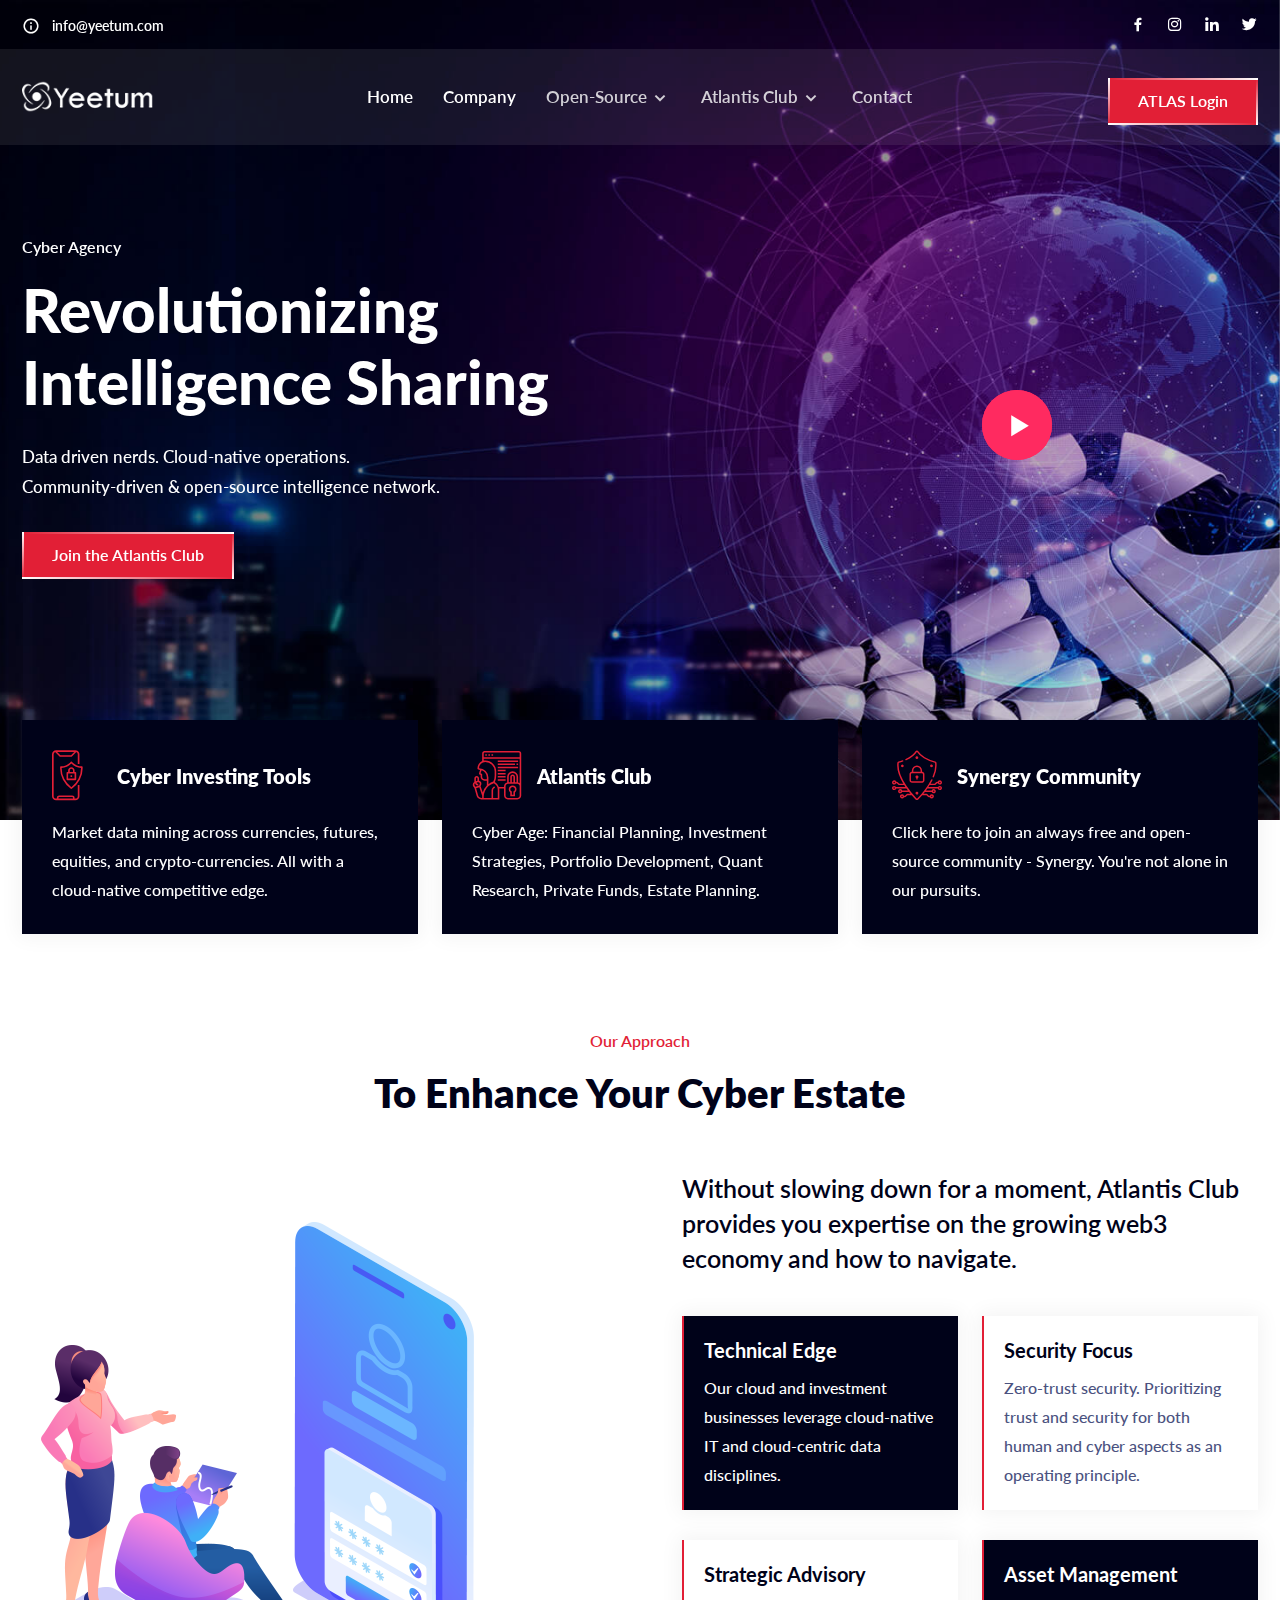
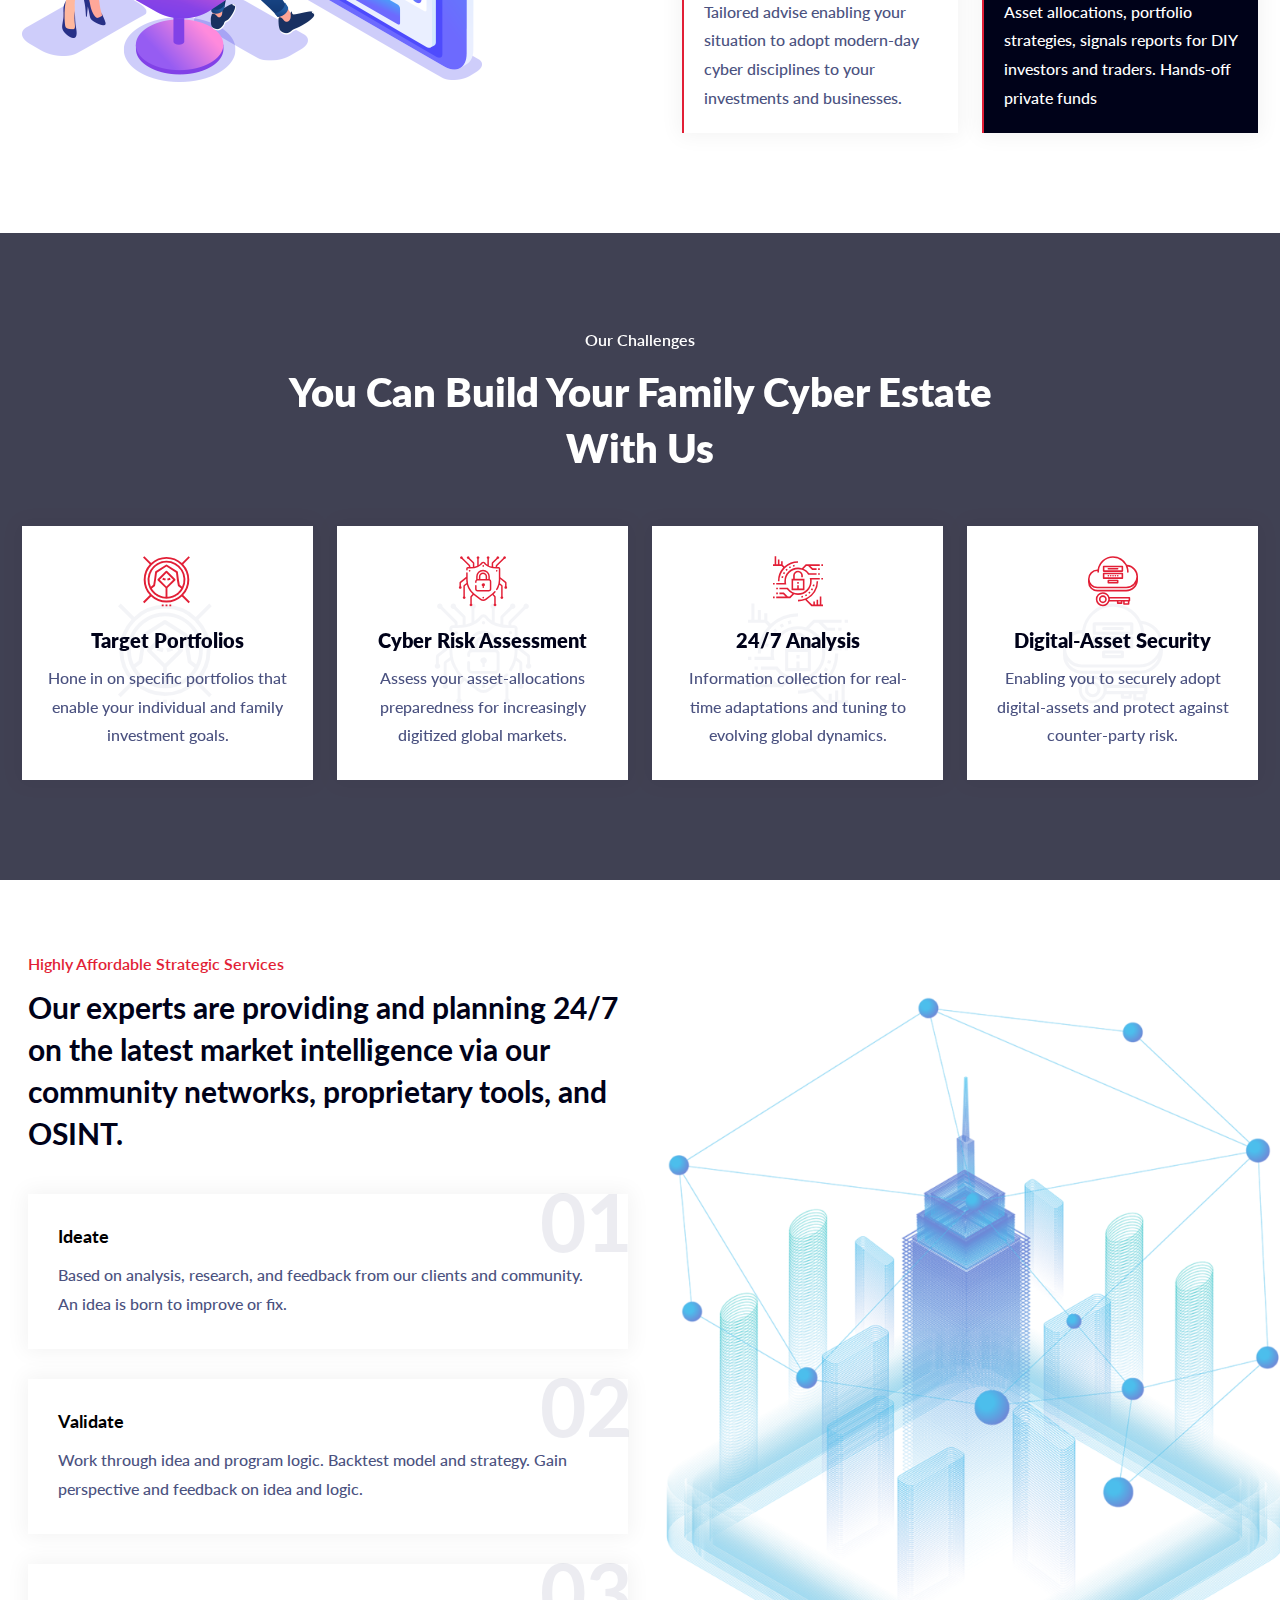
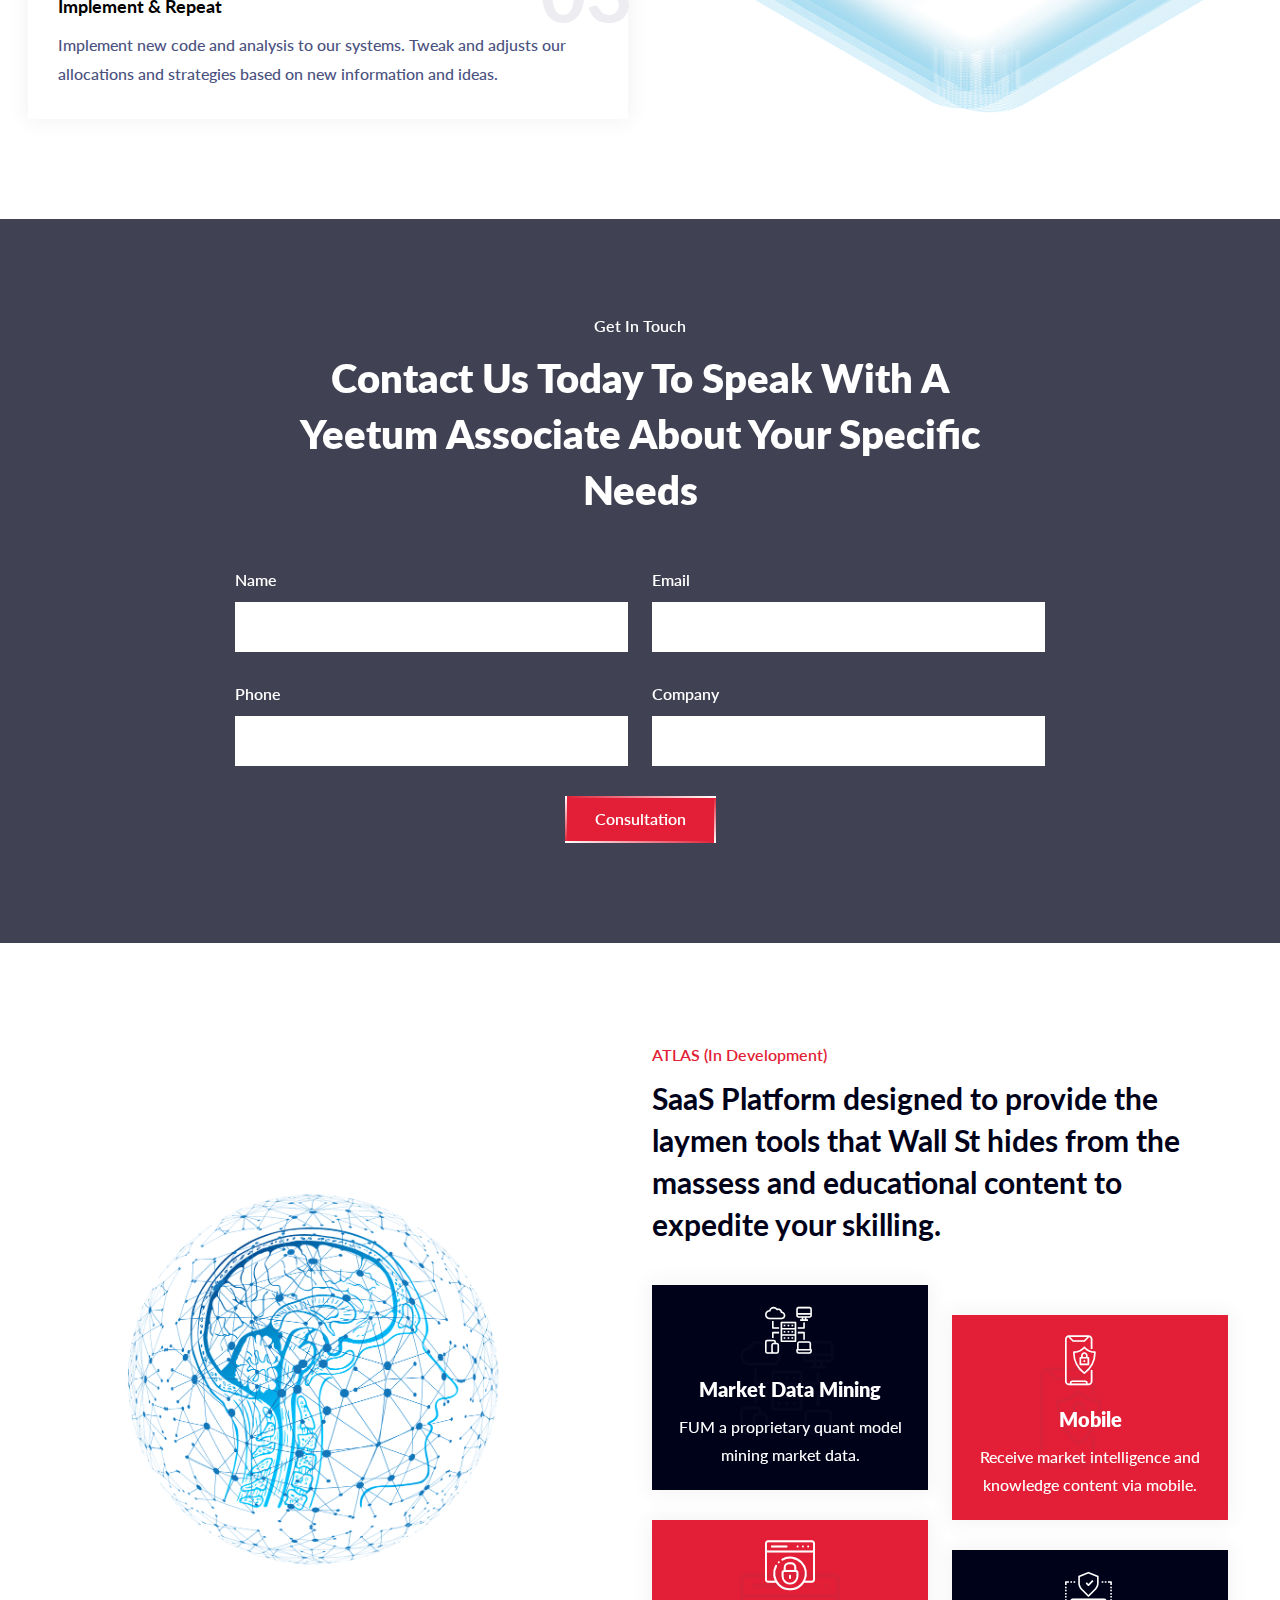
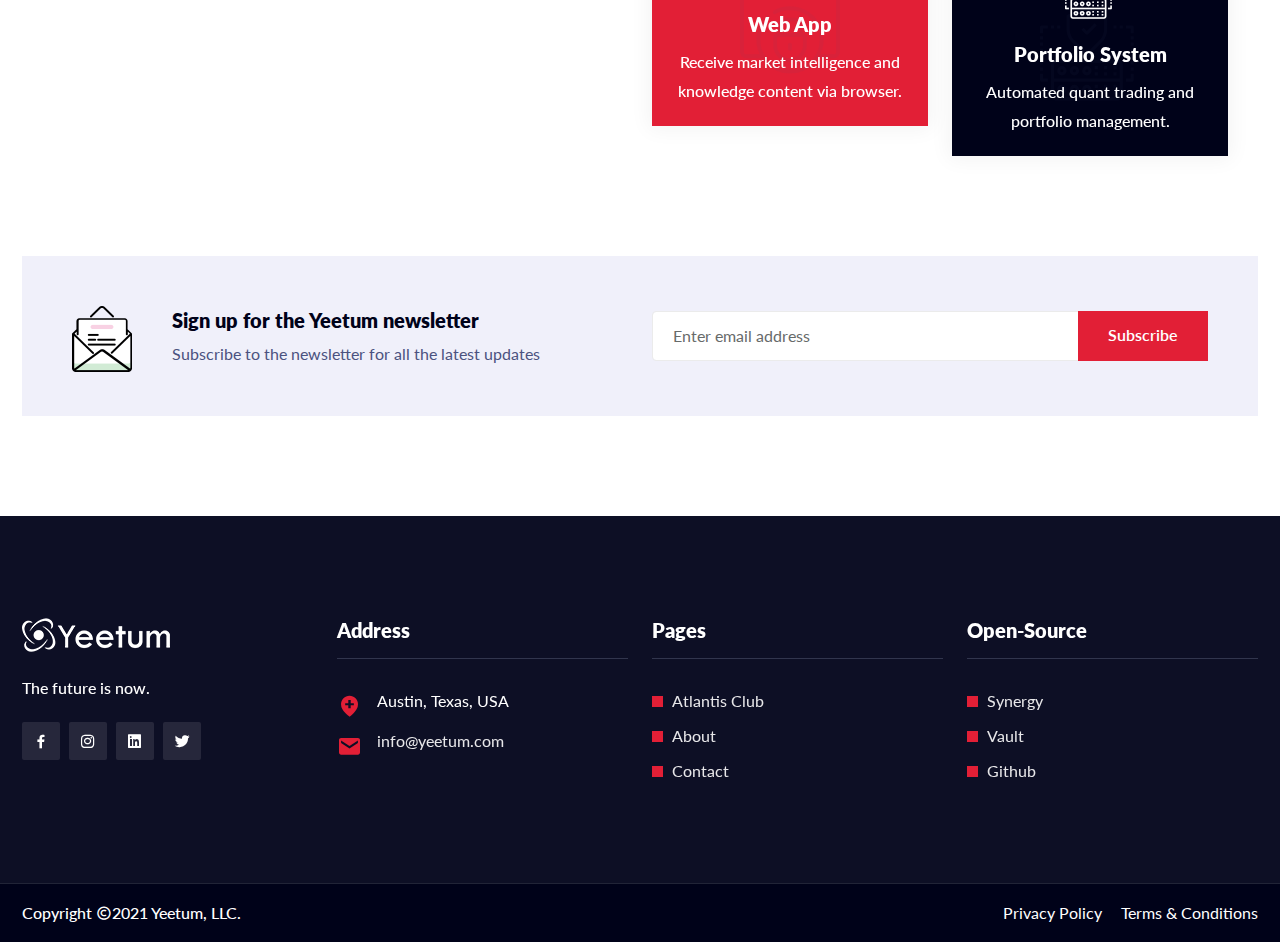
<file: index.html>
<!doctype html>
<html lang="zxx">
    <head>
		<!-- Required meta tags -->
		<meta charset="utf-8">
		<meta name="viewport" content="width=device-width, initial-scale=1, shrink-to-fit=no">

		<!-- Links of CSS files -->
		<link rel="stylesheet" href="assets/css/bootstrap.min.css">
		<link rel="stylesheet" href="assets/css/owl.theme.default.min.css">
		<link rel="stylesheet" href="assets/css/owl.carousel.min.css">
		<link rel="stylesheet" href="assets/css/animate.min.css">
		<link rel="stylesheet" href="assets/css/boxicons.min.css"> 
		<link rel="stylesheet" href="assets/css/magnific-popup.min.css"> 
		<link rel="stylesheet" href="assets/css/flaticon.css">
		<link rel="stylesheet" href="assets/css/meanmenu.min.css">
		<link rel="stylesheet" href="assets/css/nice-select.min.css">
		<link rel="stylesheet" href="assets/css/odometer.min.css">
		<link rel="stylesheet" href="assets/css/style.css">
		<link rel="stylesheet" href="assets/css/responsive.css">
		<!-- Global site tag (gtag.js) - Google Analytics -->
		<script async src="https://www.googletagmanager.com/gtag/js?id=G-BGRCJKCJ70"></script>
		<script>
		  window.dataLayer = window.dataLayer || [];
		  function gtag(){dataLayer.push(arguments);}
		  gtag('js', new Date());
  
		  gtag('config', 'G-BGRCJKCJ70');
		</script>
		<!-- Favicon -->
		<link rel="icon" type="image/png" href="assets/img/favicon.png">
		<!-- Title -->
		<title>Yeetum - Yeet the Future</title>
    </head> 

    <body>
		<!-- Start Preloader Area -->
		<div class="preloader">
            <div class="loader">
                <div class="loader-outter"></div>
                <div class="loader-inner"></div>

                <div class="indicator"> 
                    <svg width="16px" height="12px">
                        <polyline id="back" points="1 6 4 6 6 11 10 1 12 6 15 6"></polyline>
                        <polyline id="front" points="1 6 4 6 6 11 10 1 12 6 15 6"></polyline>
                    </svg>
                </div>
            </div>
        </div>
		<!-- End Preloader Area -->
		
		<!-- Start Header Area -->
		<header class="header-area">
			<!-- Start Top Header -->
			<div class="top-header top-header-four">
				<div class="container">
					<div class="row align-items-center">
						<div class="col-lg-6 col-sm-6">
							<ul class="header-left-content">
								<li>
									<i class="bx bx-info-circle"></i>
									<a href="mailto:info@yeetum.ai">info@yeetum.com</a>
								</li>
							</ul>
						</div>

						<div class="col-lg-6 col-sm-6">
							<ul class="header-right-content">
								<li>
									<a href="https://www.facebook.com/yeetosophy/" target="_blank">
										<i class="bx bxl-facebook"></i>
									</a>
								</li>
								<li>
									<a href="https://www.instagram.com/yeetumdotcom/" target="_blank">
										<i class="bx bxl-instagram"></i>
									</a>
								</li>
								<li>
									<a href="https://www.linkedin.com/company/yeetum/" target="_blank">
										<i class="bx bxl-linkedin"></i>
									</a>
								</li>
								<li>
									<a href="https://twitter.com/yeetumdotcom/" target="_blank">
										<i class="bx bxl-twitter"></i>
									</a>
								</li>
							</ul>
						</div>
					</div>
				</div>
			</div>
			<!-- Start Top Header -->
			
			<!-- Start Nav Area -->
			<div class="navbar-area navbar-area-four">
				<div class="mobile-nav">
					<div class="container">
						<a href="index.html" class="logo">
							<img src="assets/img/logo.png" alt="Logo">
						</a>
					</div>
				</div>

				<div class="main-nav">
					<div class="container">
						<nav class="navbar navbar-expand-md">
							<a class="navbar-brand" href="index.html">
								<img src="assets/img/logo.png" alt="Logo">
							</a>
							
							<div class="collapse navbar-collapse mean-menu">
								<ul class="navbar-nav m-auto">
									<li class="nav-item">
										<a href="#" class="nav-link active">
											Home
										</a>
									</li>

									<li class="nav-item">
										<a href="about.html" class="nav-link active">
											Company
										</a>
									</li>

									<li class="nav-item">
										<a href="#" class="nav-link">
											Open-Source
											<i class="bx bx-chevron-down"></i>
										</a>

										<ul class="dropdown-menu">
											<li class="nav-item">
												<a href="http://synergy.yeetum.com" class="nav-link">Synergy</a>
											</li>
											<li class="nav-item">
												<a href="https://vault.yeetum.com" class="nav-link">Vault</a>
											</li>
											<li class="nav-item">
												<a href="https://github.com/Yeetum" class="nav-link">Github</a>
											</li>
										</ul>
									</li>

									<li class="nav-item">
										<a href="#" class="nav-link">
											Atlantis Club
											<i class="bx bx-chevron-down"></i>
										</a>

										<ul class="dropdown-menu">
											<li class="nav-item">
												<a href="atlantisClub.html" class="nav-link">Membership</a>
											</li>

											<li class="nav-item">
												<a href="atlantis-details.html" class="nav-link">Service Details</a>
											</li>

											<li class="nav-item">
												<a href="faq.html" class="nav-link">FAQ</a>
											</li>
										</ul>
									</li>

									<li class="nav-item">
										<a href="https://synergy.yeetum.com" class="nav-link">Contact</a>
									</li>
								</ul>
								
								<div class="others-option">
									<div class="get-quote">
										<a href="coming-soon.html" class="default-btn">
											<span>ATLAS Login</span>
										</a>
									</div>
								</div>
							</div>
						</nav>
					</div>
				</div>
				
				<div class="others-option-for-responsive">
					<div class="container">
						<div class="dot-menu">
							<div class="inner">
								<div class="circle circle-one"></div>
								<div class="circle circle-two"></div>
								<div class="circle circle-three"></div>
							</div>
						</div>
						
						<div class="container">
							<div class="option-inner">
								<div class="others-option justify-content-center d-flex align-items-center">
									<div class="get-quote">
										<a href="coming-soon.html" class="default-btn">
											<span>ATLAS</span>
										</a>
									</div>
								</div>
							</div>
						</div>
					</div>
				</div>
			</div>
			<!-- End Nav Area -->
		</header>
		<!-- End Header Area -->

		<!-- Start Banner Area -->
		<section class="banner-area banner-area-four bg-4 jarallax" data-jarallax='{"speed": 0.3}'>
			<div class="d-table">
				<div class="d-table-cell">
					<div class="container">
						<div class="row align-items-center">
							<div class="col-lg-9">
								<div class="banner-content">
									<span class="top-title wow fadeInDown" data-wow-delay="1s">Cyber Agency</span>
									<h1 class="wow fadeInDown" data-wow-delay="1s">Revolutionizing <span>Intelligence Sharing</span></h1>
									<p class="wow fadeInLeft" data-wow-delay="1s">Data driven nerds. Cloud-native operations. <br>Community-driven & open-source intelligence network.</p>
		
									<div class="banner-btn wow fadeInUp" data-wow-delay="1s">
										<a href="atlantisClub.html" class="default-btn">
											<span>Join the Atlantis Club</span>
										</a>
									</div>
								</div>
							</div>

							<div class="col-lg-3">
								<div class="banner-video wow zoomIn" data-wow-delay="1s" style="visibility: visible; animation-delay: 1s; animation-name: zoomIn;">
									<a href="https://youtu.be/IXv63MEXXJI" class="video-btn popup-youtube">
										<i class="bx bx-play"></i>
									</a>
								</div>
							</div>
						</div>
					</div>
				</div>
			</div>
		</section>
		<!-- End Banner Area -->

		<!-- Start Feature Area -->
		<section class="feature-area feature-area-four pb-70">
			<div class="container">
				<div class="row">
					<div class="col-lg-4 col-sm-6">
						<div class="single-feature overly-one">
							<div class="overly-two">
								<div class="title">
									<i class="flaticon-application"></i>
									<h3>Cyber Investing Tools</h3>
								</div>
								<p>Market data mining across currencies, futures, equities, and crypto-currencies. All with a cloud-native competitive edge.</p>
							</div>
						</div>
					</div>

					<div class="col-lg-4 col-sm-6">
						<div class="single-feature overly-one">
							<div class="overly-two">
								<div class="title">
									<i class="flaticon-cybercrime"></i>
									<h3>Atlantis Club</h3>
								</div>
								<p>Cyber Age: Financial Planning, Investment Strategies, Portfolio Development, Quant Research, Private Funds, Estate Planning.</p>
							</div>
						</div>
					</div>

					<div class="col-lg-4 col-sm-6 offset-sm-3 offset-lg-0">
						<div class="single-feature overly-one">
							<div class="overly-two">
								<a href="http://synergy.yeetum.com">
								<div class="title">
									<i class="flaticon-cyber-security"></i>
									<h3>Synergy Community</h3>
								</div>
								<p><span>Click here</span> to join an always free and open-source community - Synergy. You're not alone in our pursuits.</p>
								</a>
							</div>
						</div>
					</div>
				</div>
			</div>
		</section>
		<!-- End Feature Area -->

		<!-- Start Our Approach Area -->
		<section class="our-approach-area our-approach-area-four pb-70">
			<div class="container">
				<div class="section-title">
					<span>Our Approach</span>
					<h2>To Enhance Your Cyber Estate</h2>
				</div>

				<div class="row align-items-center">
					<div class="col-lg-6">
						<div class="approach-img">
							<img src="assets/img/ai-trade.png" alt="Yeetum AI">
						</div>
					</div>

					<div class="col-lg-6">
						<div class="approach-content">
							<h3>Without slowing down for a moment, Atlantis Club provides you expertise on the growing web3 economy and how to navigate.</h3>

							<div class="row">
								<div class="col-lg-6 col-sm-6">
									<div class="single-approach">
										<h3>Technical Edge</h3>
										<p>Our cloud and investment businesses leverage cloud-native IT and cloud-centric data disciplines.</p>
									</div>
								</div>

								<div class="col-lg-6 col-sm-6">
									<div class="single-approach">
										<h3>Security Focus</h3>
										<p>Zero-trust security. Prioritizing trust and security for both human and cyber aspects as an operating principle.</p>
									</div>
								</div>

								<div class="col-lg-6 col-sm-6">
									<div class="single-approach">
										<h3>Strategic Advisory</h3>
										<p>Tailored advise enabling your situation to adopt modern-day cyber disciplines to your investments and businesses.</p>
									</div>
								</div>

								<div class="col-lg-6 col-sm-6">
									<div class="single-approach">
										<h3>Asset Management</h3>
										<p>Asset allocations, portfolio strategies, signals reports for DIY investors and traders. Hands-off private funds </p>
									</div>
								</div>
							</div>
						</div>
					</div>
				</div>
			</div>
		</section>
		<!-- End Our Approach Area -->

		<!-- Start Our Challenges Area -->
		<section class="challenges-area pt-100 pb-70 jarallax" data-jarallax='{"speed": 0.3}'>
			<div class="container">
				<div class="section-title white-title">
					<span>Our Challenges</span>
					<h2>You Can Build Your Family Cyber Estate With Us</h2>
				</div>

				<div class="row">
					<div class="col-lg-3 col-sm-6">
						<div class="single-challenges overly-one">
							<div class="overly-two">
								<i class="flaticon-threat"></i>
								<h3>Target Portfolios</h3>
								<p>Hone in on specific portfolios that enable your individual and family investment goals.</p>
								<span class="flaticon-threat"></span>
							</div>
						</div>
					</div>

					<div class="col-lg-3 col-sm-6">
						<div class="single-challenges overly-one">
							<div class="overly-two">
								<i class="flaticon-cyber"></i>
								<h3>Cyber Risk Assessment</h3>
								<p>Assess your asset-allocations preparedness for increasingly digitized global markets.</p>
								<span class="flaticon-cyber"></span>
							</div>
						</div>
					</div>

					<div class="col-lg-3 col-sm-6">
						<div class="single-challenges overly-one">
							<div class="overly-two">
								<i class="flaticon-cyber-security-1"></i>
								<h3>24/7 Analysis</h3>
								<p>Information collection for real-time adaptations and tuning to evolving global dynamics.</p>
								<span class="flaticon-cyber-security-1"></span>
							</div>
						</div>
					</div>

					<div class="col-lg-3 col-sm-6">
						<div class="single-challenges overly-one">
							<div class="overly-two">
								<i class="flaticon-password"></i>
								<h3>Digital-Asset Security</h3>
								<p>Enabling you to securely adopt digital-assets and protect against counter-party risk.</p>
								<span class="flaticon-password"></span>
							</div>
						</div>
					</div>
				</div>
			</div>
		</section>
		<!-- End Our Challenges Area -->
		<br>
		<br>
		<br>

		<!-- Start Solution Area -->
		<section class="solution-area pb-70">
			<div class="container-fluid">
				<div class="row">
					<div class="col-lg-6">
						<div class="solution-content">
							<div class="solution-title">
								<span>Highly Affordable Strategic Services</span>
								<h2>Our experts are providing and planning 24/7 on the latest market intelligence via our community networks, proprietary tools, and OSINT.</h2>
							</div>

							<div class="row">
								<div class="col-lg-12 col-md-6">
									<div class="single-solution overly-one">
										<div class="overly-two">
											<h3>
												<a href="atlantisClub.html">
													Ideate
												</a>
											</h3>
											<p>Based on analysis, research, and feedback from our clients and community. An idea is born to improve or fix.</p>
											<span>01</span>
										</div>
									</div>
								</div>

								<div class="col-lg-12 col-md-6">
									<div class="single-solution overly-one">
										<div class="overly-two">
											<h3>
												<a href="atlantisClub.html">
													Validate
												</a>
											</h3>
											<p>Work through idea and program logic. Backtest model and strategy. Gain perspective and feedback on idea and logic.</p>
											<span>02</span>
										</div>
									</div>
								</div>

								<div class="col-lg-12 col-md-6 offset-md-3 offset-lg-0">
									<div class="single-solution overly-one">
										<div class="overly-two">
											<h3>
												<a href="atlantisClub.html">
													Implement & Repeat
												</a>
											</h3>
											<p>Implement new code and analysis to our systems. Tweak and adjusts our allocations and strategies based on new information and ideas.</p>
											<span>03</span>
										</div>
									</div>
								</div>
							</div>
						</div>
					</div>

					<div class="col-lg-6 pr-0">
						<div class="solution-img">
							<img src="assets/img/solution-img.png" alt="Image">
						</div>
					</div>
				</div>
			</div>
		</section>
		<!-- End Solution Area -->

		<!-- Start Get In Touch Area -->
		<section class="get-in-touch-area ptb-100 jarallax" data-jarallax='{"speed": 0.3}'>
			<div class="container">
				<div class="section-title white-title">
					<span>Get In Touch</span>
					<h2>Contact Us Today To Speak With A Yeetum Associate About Your Specific Needs</h2>
				</div>

				<form class="get-in-touch-form">
					<div class="row">
						<div class="col-lg-6 col-sm-6">
							<div class="form-group">
								<label>Name</label>
								<input type="text" class="form-control" id="First-Name">
							</div>
						</div>

						<div class="col-lg-6 col-sm-6">
							<div class="form-group">
								<label>Email</label>
								<input type="email" class="form-control" id="Email">
							</div>
						</div>

						<div class="col-lg-6 col-sm-6">
							<div class="form-group">
								<label>Phone</label>
								<input type="text" class="form-control" id="Number">
							</div>
						</div>

						<div class="col-lg-6 col-sm-6">
							<div class="form-group">
								<label>Company</label>
								<input type="text" class="form-control" id="Company">
							</div>
						</div>
					</div>

					<button type="submit" class="default-btn">
						<span>Consultation</span>
					</button>
				</form>
			</div>
		</section>
		<!-- Eed Get In Touch Area -->

		<!-- Start Protect Area -->
		<section class="protect-area protect-area-four pt-100 pb-70">
			<div class="container">
				<div class="row">
					<div class="col-lg-6">
						<div class="protect-img">
							<img src="assets/img/ai.png" alt="Yeetum ATLAS">
						</div>
					</div>

					<div class="col-lg-6">
						<div class="protect-content">
							<div class="protect-title">
								<span>ATLAS (In Development)</span>
								<h2>SaaS Platform designed to provide the laymen tools that Wall St hides from the massess and educational content to expedite your skilling.</h2>
							</div>

							<div class="row">
								<div class="col-lg-6 col-sm-6">
									<div class="single-challenges overly-one">
										<div class="overly-two">
											<i class="flaticon-database"></i>
											<h3>Market Data Mining</h3>
											<p>FUM a proprietary quant model mining market data.</p>
											<span class="flaticon-database"></span>
										</div>
									</div>
								</div>

								<div class="col-lg-6 col-sm-6">
									<div class="single-challenges overly-one">
										<div class="overly-two">
											<i class="flaticon-application"></i>
											<h3>Mobile</h3>
											<p>Receive market intelligence and knowledge content via mobile.</p>
											<span class="flaticon-application"></span>
										</div>
									</div>
								</div>

								<div class="col-lg-6 col-sm-6">
									<div class="single-challenges overly-one">
										<div class="overly-two">
											<i class="flaticon-security"></i>
											<h3>Web App</h3>
											<p>Receive market intelligence and knowledge content via browser.</p>
											<span class="flaticon-security"></span>
										</div>
									</div>
								</div>

								<div class="col-lg-6 col-sm-6">
									<div class="single-challenges overly-one">
										<div class="overly-two">
											<i class="flaticon-security-1"></i>
											<h3>Portfolio System</h3>
											<p>Automated quant trading and portfolio management.</p>
											<span class="flaticon-security-1"></span>
										</div>
									</div>
								</div>
							</div>
						</div>
					</div>
				</div>
			</div>
		</section>
		<!-- Eed Protect Area -->

		<!-- Start Subscribe Area -->
		<section class="subscribe-area pb-100">
			<div class="container">
				<div class="subscribe-bg">
					<div class="row align-items-center">
						<div class="col-lg-6 col-sm-6">
							<div class="subscribe-content">
								<img src="assets/img/subscribe-img.png" alt="Image">
								<h3>Sign up for the Yeetum newsletter</h3>
								<span>Subscribe to the newsletter for all the latest updates</span>
							</div>
						</div>
	
						<div class="col-lg-6 col-sm-6">
							<form class="newsletter-form" data-toggle="validator">
								<input type="email" class="form-control" placeholder="Enter email address" name="EMAIL" required autocomplete="off">
	
								<button class="default-btn" type="submit">
									Subscribe
								</button>
	
								<div id="validator-newsletter" class="form-result"></div>
							</form>	
						</div>
					</div>
				</div>
			</div>
		</section>
		<!-- End Subscribe Area -->


		<!-- Start Footer Area -->
		<footer class="footer-area pt-100 pb-70 jarallax" data-jarallax='{"speed": 0.3}'>
			<div class="container">
				<div class="row">
					<div class="col-lg-3 col-md-6">
						<div class="single-footer-widget">
							<a href="index.html" class="logo">
								<img src="assets/img/logo.png" alt="Image">
							</a>

							<p>The future is now.</p>

							<ul class="social-icon">
								<li>
									<a href="https://www.facebook.com/yeetosophy/">
										<i class="bx bxl-facebook"></i>
									</a>
								</li>
								<li>
									<a href="https://www.instagram.com/yeetumdotcom/">
										<i class="bx bxl-instagram"></i>
									</a>
								</li>
								<li>
									<a href="https://www.linkedin.com/company/yeetum/">
										<i class="bx bxl-linkedin-square"></i>
									</a>
								</li>
								<li>
									<a href="https://twitter.com/yeetumdotcom/">
										<i class="bx bxl-twitter"></i>
									</a>
								</li>
							</ul>
						</div>
					</div>

					<div class="col-lg-3 col-md-6">
						<div class="single-footer-widget">
							<h3>Address</h3>

							<ul class="address">
								<li class="location">
									<i class="bx bxs-location-plus"></i>
									Austin, Texas, USA
								</li>
								<li>
									<i class="bx bxs-envelope"></i>
									<a href="mailto:info@yeetum.com">info@yeetum.com</a>
								</li>
							</ul>
						</div>
					</div>

					<div class="col-lg-3 col-md-6">
						<div class="single-footer-widget">
							<h3>Pages</h3>

							<ul class="import-link">
								<li>
									<a href="atlantisClub.html">Atlantis Club</a>
								</li>
								<li>
									<a href="about.html">About</a>
								</li>
								<li>
									<a href="https://synergy.yeetum.com">Contact</a>
								</li>
							</ul>
						</div>
					</div>

					<div class="col-lg-3 col-md-6">
						<div class="single-footer-widget">
							<h3>Open-Source</h3>

							<ul class="import-link">
								<li>
									<a href="http://synergy.yeetum.com">Synergy</a>
								</li>
								<li>
									<a href="https://vault.yeetum.com">Vault</a>
								</li>
								<li>
									<a href="https://github.com/Yeetum">Github</a>
								</li>
							</ul>
						</div>
					</div>
				</div>
			</div>
		</footer>
		<!-- End Footer Area -->

		<!-- Start Copy Right Area -->
		<div class="copy-right-area">
			<div class="container">
				<div class="row align-items-center">
					<div class="col-lg-6 col-md-6">
						<p>
							Copyright <i class="bx bx-copyright"></i>2021 Yeetum, LLC.
						</p>
					</div>

					<div class="col-lg-6 col-md-6">
						<ul class="footer-menu">
							<li>
								<a href="privacy-policy.html" target="_blank">
									Privacy Policy
								</a>
							</li>
							<li>
								<a href="terms-conditions.html" target="_blank">
									Terms & Conditions
								</a>
							</li>
						</ul>
					</div>
				</div>
			</div>
		</div>
		<!-- End Copy Right Area -->
		
		<!-- Start Go Top Area -->
		<div class="go-top">
			<i class="bx bx-chevrons-up"></i>
			<i class="bx bx-chevrons-up"></i>
		</div>
		<!-- End Go Top Area -->
		

       <!-- Links of JS files -->
        <script src="assets/js/jquery.min.js"></script>
        <script src="assets/js/bootstrap.bundle.min.js"></script>
		<script src="assets/js/meanmenu.min.js"></script>
		<script src="assets/js/owl.carousel.min.js"></script>
		<script src="assets/js/nice-select.min.js"></script>
		<script src="assets/js/magnific-popup.min.js"></script>
		<script src="assets/js/jarallax.min.js"></script>
        <script src="assets/js/appear.min.js"></script>
		<script src="assets/js/odometer.min.js"></script>
		<script src="assets/js/smoothscroll.min.js"></script>
		<script src="assets/js/form-validator.min.js"></script>
		<script src="assets/js/contact-form-script.js"></script>
		<script src="assets/js/ajaxchimp.min.js"></script>
        <script src="assets/js/wow.min.js"></script>
		<script src="assets/js/custom.js"></script>
    </body>
</html>
</file>
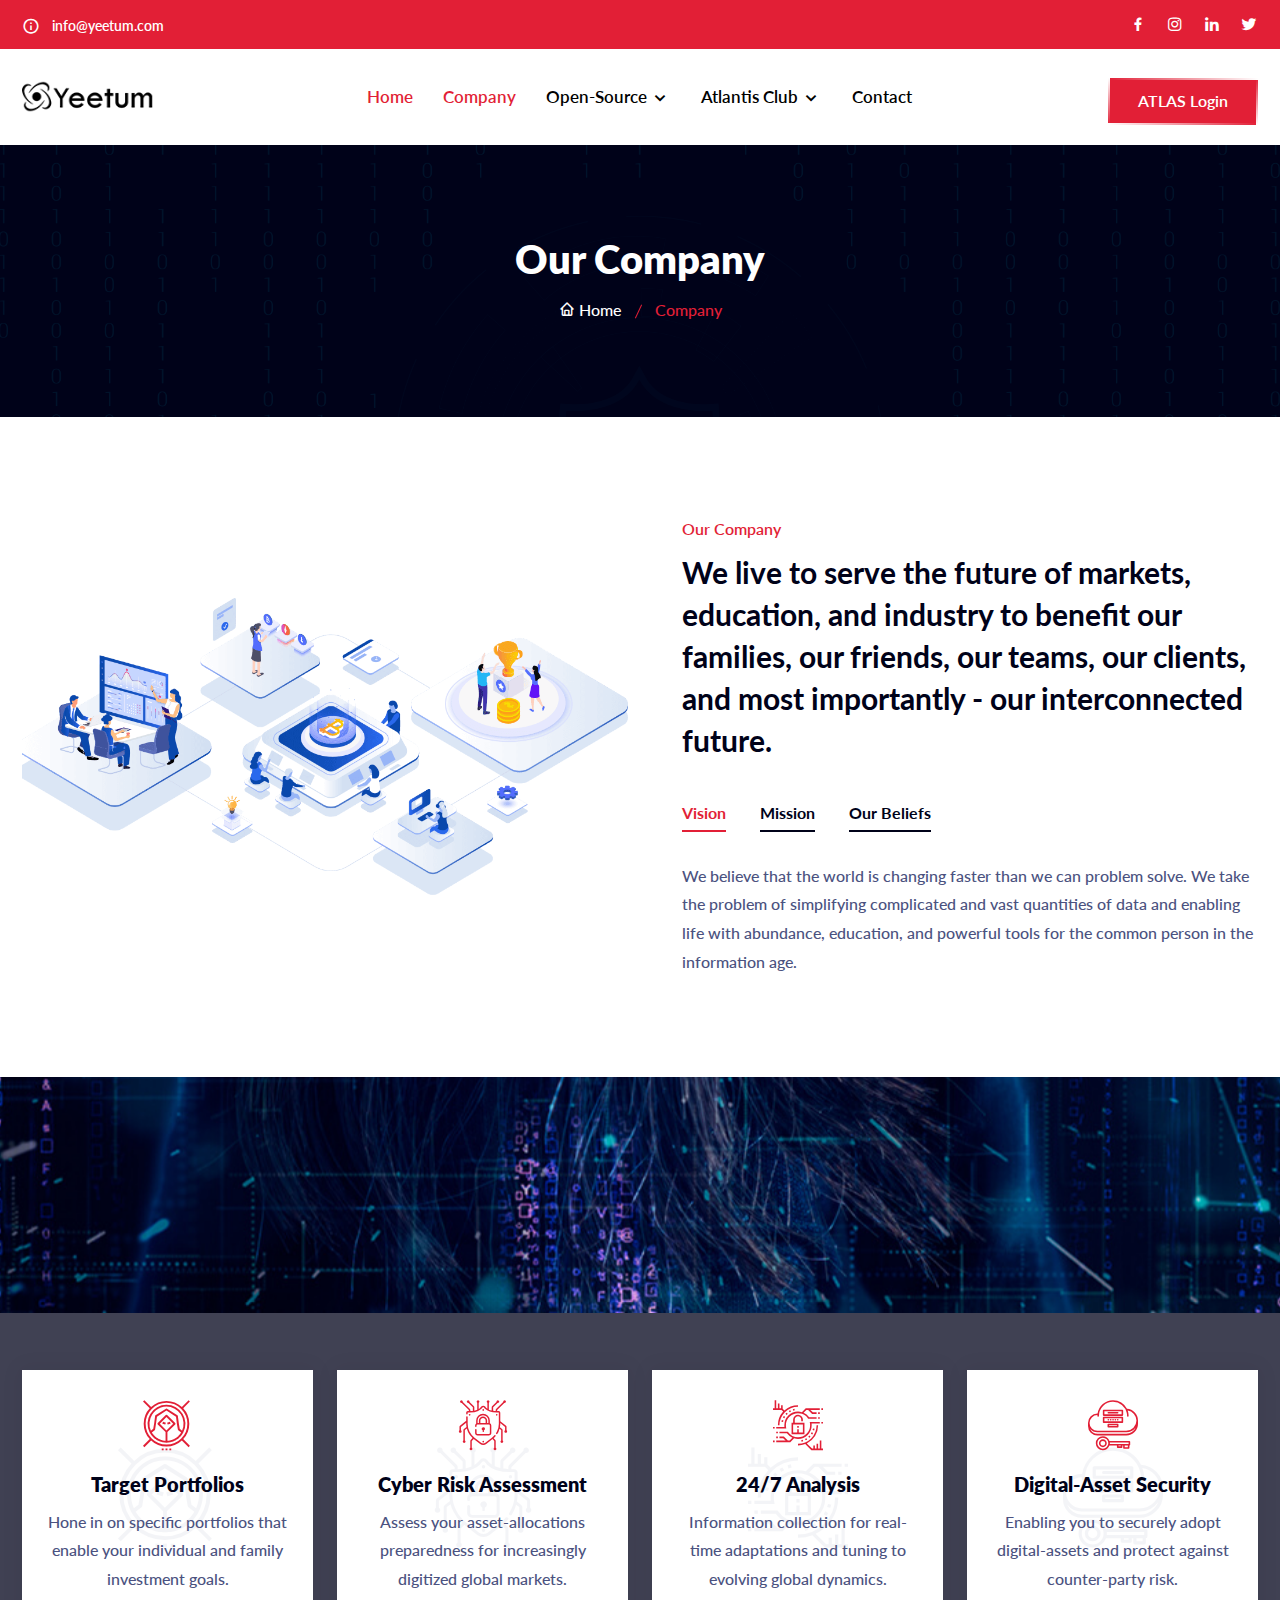
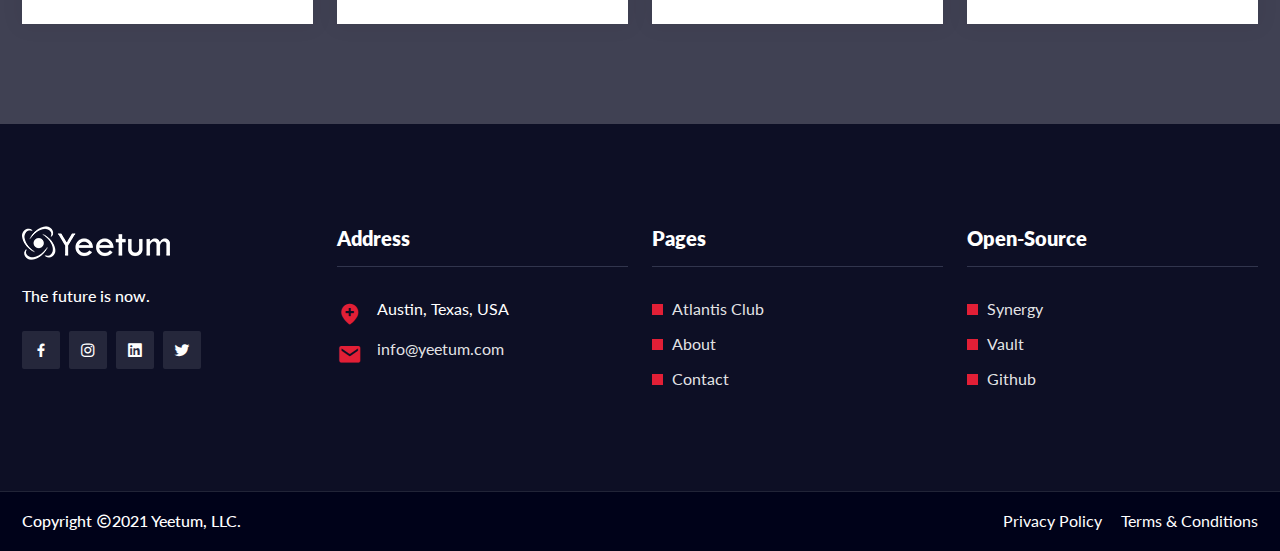
<file: about.html>
<!doctype html>
<html lang="zxx">
    <head>
		<!-- Required meta tags -->
		<meta charset="utf-8">
		<meta name="viewport" content="width=device-width, initial-scale=1, shrink-to-fit=no">

		<!-- Links of CSS files -->
		<link rel="stylesheet" href="assets/css/bootstrap.min.css">
		<link rel="stylesheet" href="assets/css/owl.theme.default.min.css">
		<link rel="stylesheet" href="assets/css/owl.carousel.min.css">
		<link rel="stylesheet" href="assets/css/animate.min.css">
		<link rel="stylesheet" href="assets/css/boxicons.min.css"> 
		<link rel="stylesheet" href="assets/css/magnific-popup.min.css"> 
		<link rel="stylesheet" href="assets/css/flaticon.css">
		<link rel="stylesheet" href="assets/css/meanmenu.min.css">
		<link rel="stylesheet" href="assets/css/nice-select.min.css">
		<link rel="stylesheet" href="assets/css/odometer.min.css">
		<link rel="stylesheet" href="assets/css/style.css">
		<link rel="stylesheet" href="assets/css/responsive.css">
		<!-- Global site tag (gtag.js) - Google Analytics -->
		<script async src="https://www.googletagmanager.com/gtag/js?id=G-BGRCJKCJ70"></script>
		<script>
		  window.dataLayer = window.dataLayer || [];
		  function gtag(){dataLayer.push(arguments);}
		  gtag('js', new Date());
  
		  gtag('config', 'G-BGRCJKCJ70');
		</script>
		<!-- Favicon -->
		<link rel="icon" type="image/png" href="assets/img/favicon.png">
		<!-- Title -->
		<title>Yeetum - Company</title> 
    </head>

    <body>
		
		<!-- Start Preloader Area -->
		<div class="preloader">
            <div class="loader">
                <div class="loader-outter"></div>
                <div class="loader-inner"></div>

                <div class="indicator"> 
                    <svg width="16px" height="12px">
                        <polyline id="back" points="1 6 4 6 6 11 10 1 12 6 15 6"></polyline>
                        <polyline id="front" points="1 6 4 6 6 11 10 1 12 6 15 6"></polyline>
                    </svg>
                </div>
            </div>
        </div>
		<!-- End Preloader Area -->
		
		<!-- Start Header Area -->
		<header class="header-area p-relative">
			
			<!-- Start Top Header -->
			<div class="top-header">
				<div class="container">
					<div class="row align-items-center">
						<div class="col-lg-6 col-sm-6">
							<ul class="header-left-content">
								<li>
									<i class="bx bx-info-circle"></i>
									<a href="mailto:info@yeetum.ai">info@yeetum.com</a>
								</li>
							</ul>
						</div>

						<div class="col-lg-6 col-sm-6">
							<ul class="header-right-content">
								<li>
									<a href="https://www.facebook.com/yeetosophy/" target="_blank">
										<i class="bx bxl-facebook"></i>
									</a>
								</li>
								<li>
									<a href="https://www.instagram.com/yeetumdotcom/" target="_blank">
										<i class="bx bxl-instagram"></i>
									</a>
								</li>
								<li>
									<a href="https://www.linkedin.com/company/yeetum/" target="_blank">
										<i class="bx bxl-linkedin"></i>
									</a>
								</li>
								<li>
									<a href="https://twitter.com/yeetumdotcom/" target="_blank">
										<i class="bx bxl-twitter"></i>
									</a>
								</li>
							</ul>
						</div>
					</div>
				</div>
			</div>
			<!-- Start Top Header -->
			
			<!-- Start Navbar Area -->
			<div class="navbar-area navbar-area-two">
				<div class="mobile-nav">
					<div class="container">
						<a href="index.html" class="logo">
							<img src="assets/img/black-logo.png" alt="Logo">
						</a>
					</div>
				</div>

				<div class="main-nav">
					<div class="container">
						<nav class="navbar navbar-expand-md">
							<a class="navbar-brand" href="index.html">
								<img src="assets/img/black-logo.png" alt="Logo">
							</a>
							
							<div class="collapse navbar-collapse mean-menu">
								<ul class="navbar-nav m-auto">
									<li class="nav-item">
										<a href="index.html" class="nav-link active">
											Home
										</a>
									</li>
									
									<li class="nav-item">
										<a href="about.html" class="nav-link active">
											Company
										</a>
									</li>

									<li class="nav-item">
										<a href="#" class="nav-link">
											Open-Source
											<i class="bx bx-chevron-down"></i>
										</a>

										<ul class="dropdown-menu">
											<li class="nav-item">
												<a href="http://synergy.yeetum.com" class="nav-link">Synergy</a>
											</li>
											<li class="nav-item">
												<a href="https://vault.yeetum.com" class="nav-link">Vault</a>
											</li>
											<li class="nav-item">
												<a href="https://github.com/Yeetum" class="nav-link">Github</a>
											</li>
										</ul>
									</li>

									<li class="nav-item">
										<a href="#" class="nav-link">
											Atlantis Club
											<i class="bx bx-chevron-down"></i>
										</a>

										<ul class="dropdown-menu">
											<li class="nav-item">
												<a href="atlantisClub.html" class="nav-link">Membership</a>
											</li>

											<li class="nav-item">
												<a href="atlantis-details.html" class="nav-link">Service Details</a>
											</li>

											<li class="nav-item">
												<a href="faq.html" class="nav-link">FAQ</a>
											</li>
										</ul>
									</li>

									<li class="nav-item">
										<a href="https://synergy.yeetum.com" class="nav-link">Contact</a>
									</li>
								</ul>
								
								<div class="others-option">
									<div class="get-quote">
										<a href="coming-soon.html" class="default-btn">
											<span>ATLAS Login</span>
										</a>
									</div>
								</div>
							</div>
						</nav>
					</div>
				</div>
				
				<div class="others-option-for-responsive">
					<div class="container">
						<div class="dot-menu">
							<div class="inner">
								<div class="circle circle-one"></div>
								<div class="circle circle-two"></div>
								<div class="circle circle-three"></div>
							</div>
						</div>
						
						<div class="container">
							<div class="option-inner">
								<div class="others-option justify-content-center d-flex align-items-center">
									<div class="get-quote">
										<a href="coming-soon.html" class="default-btn">
											<span>ATLAS Login</span>
										</a>
									</div>
								</div>
							</div>
						</div>
					</div>
				</div>
			</div>
			<!-- End Navbar Area -->

		</header>
		<!-- End Header Area -->

		<!-- Start Page Title Area -->
		<div class="page-title-area">
			<div class="container">
				<div class="page-title-content">
					<h2>Our Company</h2>
					<ul>
						<li>
							<a href="index.html">
								<i class="bx bx-home"></i>
								Home 
							</a>
						</li>
						<li class="active">Company</li>
					</ul>
				</div>
			</div>
		</div>
		<!-- End Page Title Area -->

		<!-- Start About Us Area -->
		<section class="about-us-area pt-100 pb-70">
			<div class="container">
				<div class="row align-items-center">
					<div class="col-lg-6">
						<div class="about-img">
							<img src="assets/img/intelligenceLogo.png" alt="Image">
						</div>
					</div>

					<div class="col-lg-6">
						<div class="about-content">
							<div class="about-title">
								<span>Our Company</span>
								<h2>We live to serve the future of markets, education, and industry to benefit our families, our friends, our teams, our clients, and most importantly - our interconnected future.</h2>
							</div>

							<div class="tab">
								<ul class="tabs">
									<li>
										Vision
									</li>
									<li>
										Mission
									</li>
									<li>
										Our Beliefs
									</li>
								</ul>

								<div class="tab_content">
									<div class="tabs_item">
										<p>We believe that the world is changing faster than we can problem solve. We take the problem of simplifying complicated and vast quantities of data and enabling life with abundance, education, and powerful tools for the common person in the information age.</p>
									</div>

									<div class="tabs_item">
										<p>We help investors and traders of all skill levels navigate markets confidently in the information age by strategizing their Cyber Estate.<br>We achieve this by intelligence sharing, fostering community, powerful data tools & mining, and multi-disciplinary expertise in Cyber and Investments.</h3>

										<ul>
											<li>
												<i class="bx bx-check-circle"></i>
												Trusted Partner & Advisor
											</li>
											<li>
												<i class="bx bx-check-circle"></i>
												Cloud-Native & Data-Driven Operations
											</li>
											<li>
												<i class="bx bx-check-circle"></i>
												Intelligence Network
											</li>
										</ul>
									</div>

									<div class="tabs_item">
										<ul>
											<li>
												<i class="bx bx-check-circle"></i>
												Growth and Innovation is a State of Mind
											</li>
											<li>
												<i class="bx bx-check-circle"></i>
												Leadership by Action
											</li>
											<li>
												<i class="bx bx-check-circle"></i>
												Quality > Quantity
											</li>
											<li>
												<i class="bx bx-check-circle"></i>
												Family Abundance Beyond Capitalism
											</li>
											<li>
												<i class="bx bx-check-circle"></i>
												Community Service & Sacrifice
											</li>
											<li>
												<i class="bx bx-check-circle"></i>
												Trust & Verification are Mission Critical
											</li>
											<li>
												<i class="bx bx-check-circle"></i>
												Open-Source Fosters Innovation
											</li>
											<li>
												<i class="bx bx-check-circle"></i>
												Education as a Civic Duty
											</li>
										</ul>
									</div>
								</div>
							</div>
						</div>
					</div>
				</div>
			</div>
		</section>
		<!-- End About Us Area -->

		<!-- Start Our Challenges Area -->
		<section class="challenges-area pt-100 pb-70 jarallax" data-jarallax='{"speed": 0.3}'>
			<div class="container">
				<div class="section-title white-title">
					<span>Our Challenges</span>
					<h2>You Can Build Your Family Cyber Estate With Us</h2>
				</div>

				<div class="row">
					<div class="col-lg-3 col-sm-6">
						<div class="single-challenges overly-one">
							<div class="overly-two">
								<i class="flaticon-threat"></i>
								<h3>Target Portfolios</h3>
								<p>Hone in on specific portfolios that enable your individual and family investment goals.</p>
								<span class="flaticon-threat"></span>
							</div>
						</div>
					</div>

					<div class="col-lg-3 col-sm-6">
						<div class="single-challenges overly-one">
							<div class="overly-two">
								<i class="flaticon-cyber"></i>
								<h3>Cyber Risk Assessment</h3>
								<p>Assess your asset-allocations preparedness for increasingly digitized global markets.</p>
								<span class="flaticon-cyber"></span>
							</div>
						</div>
					</div>

					<div class="col-lg-3 col-sm-6">
						<div class="single-challenges overly-one">
							<div class="overly-two">
								<i class="flaticon-cyber-security-1"></i>
								<h3>24/7 Analysis</h3>
								<p>Information collection for real-time adaptations and tuning to evolving global dynamics.</p>
								<span class="flaticon-cyber-security-1"></span>
							</div>
						</div>
					</div>

					<div class="col-lg-3 col-sm-6">
						<div class="single-challenges overly-one">
							<div class="overly-two">
								<i class="flaticon-password"></i>
								<h3>Digital-Asset Security</h3>
								<p>Enabling you to securely adopt digital-assets and protect against counter-party risk.</p>
								<span class="flaticon-password"></span>
							</div>
						</div>
					</div>
				</div>
			</div>
		</section>
		<!-- End Our Challenges Area -->
<!-- Start Footer Area -->
<footer class="footer-area pt-100 pb-70 jarallax" data-jarallax='{"speed": 0.3}'>
	<div class="container">
		<div class="row">
			<div class="col-lg-3 col-md-6">
				<div class="single-footer-widget">
					<a href="index.html" class="logo">
						<img src="assets/img/logo.png" alt="Image">
					</a>

					<p>The future is now.</p>

					<ul class="social-icon">
						<li>
							<a href="https://www.facebook.com/yeetosophy/">
								<i class="bx bxl-facebook"></i>
							</a>
						</li>
						<li>
							<a href="https://www.instagram.com/yeetumdotcom/">
								<i class="bx bxl-instagram"></i>
							</a>
						</li>
						<li>
							<a href="https://www.linkedin.com/company/yeetum/">
								<i class="bx bxl-linkedin-square"></i>
							</a>
						</li>
						<li>
							<a href="https://twitter.com/yeetumdotcom/">
								<i class="bx bxl-twitter"></i>
							</a>
						</li>
					</ul>
				</div>
			</div>

			<div class="col-lg-3 col-md-6">
				<div class="single-footer-widget">
					<h3>Address</h3>

					<ul class="address">
						<li class="location">
							<i class="bx bxs-location-plus"></i>
							Austin, Texas, USA
						</li>
						<li>
							<i class="bx bxs-envelope"></i>
							<a href="mailto:info@yeetum.com">info@yeetum.com</a>
						</li>
					</ul>
				</div>
			</div>

			<div class="col-lg-3 col-md-6">
				<div class="single-footer-widget">
					<h3>Pages</h3>

					<ul class="import-link">
						<li>
							<a href="atlantisClub.html">Atlantis Club</a>
						</li>
						<li>
							<a href="about.html">About</a>
						</li>
						<li>
							<a href="https://synergy.yeetum.com">Contact</a>
						</li>
					</ul>
				</div>
			</div>

			<div class="col-lg-3 col-md-6">
				<div class="single-footer-widget">
					<h3>Open-Source</h3>

					<ul class="import-link">
						<li>
							<a href="http://synergy.yeetum.com">Synergy</a>
						</li>
						<li>
							<a href="https://vault.yeetum.com">Vault</a>
						</li>
						<li>
							<a href="https://github.com/Yeetum">Github</a>
						</li>
					</ul>
				</div>
			</div>
		</div>
	</div>
</footer>
<!-- End Footer Area -->

<!-- Start Copy Right Area -->
<div class="copy-right-area">
	<div class="container">
		<div class="row align-items-center">
			<div class="col-lg-6 col-md-6">
				<p>
					Copyright <i class="bx bx-copyright"></i>2021 Yeetum, LLC.
				</p>
			</div>

			<div class="col-lg-6 col-md-6">
				<ul class="footer-menu">
					<li>
						<a href="privacy-policy.html" target="_blank">
							Privacy Policy
						</a>
					</li>
					<li>
						<a href="terms-conditions.html" target="_blank">
							Terms & Conditions
						</a>
					</li>
				</ul>
			</div>
		</div>
	</div>
</div>
<!-- End Copy Right Area -->
		
		<!-- Start Go Top Area -->
		<div class="go-top">
			<i class="bx bx-chevrons-up"></i>
			<i class="bx bx-chevrons-up"></i>
		</div>
		<!-- End Go Top Area -->
		

       <!-- Links of JS files -->
        <script src="assets/js/jquery.min.js"></script>
        <script src="assets/js/bootstrap.bundle.min.js"></script>
		<script src="assets/js/meanmenu.min.js"></script>
		<script src="assets/js/owl.carousel.min.js"></script>
		<script src="assets/js/nice-select.min.js"></script>
		<script src="assets/js/magnific-popup.min.js"></script>
		<script src="assets/js/jarallax.min.js"></script>
        <script src="assets/js/appear.min.js"></script>
		<script src="assets/js/odometer.min.js"></script>
		<script src="assets/js/smoothscroll.min.js"></script>
		<script src="assets/js/form-validator.min.js"></script>
		<script src="assets/js/contact-form-script.js"></script>
		<script src="assets/js/ajaxchimp.min.js"></script>
        <script src="assets/js/wow.min.js"></script>
		<script src="assets/js/custom.js"></script>
    </body>
</html>
</file>
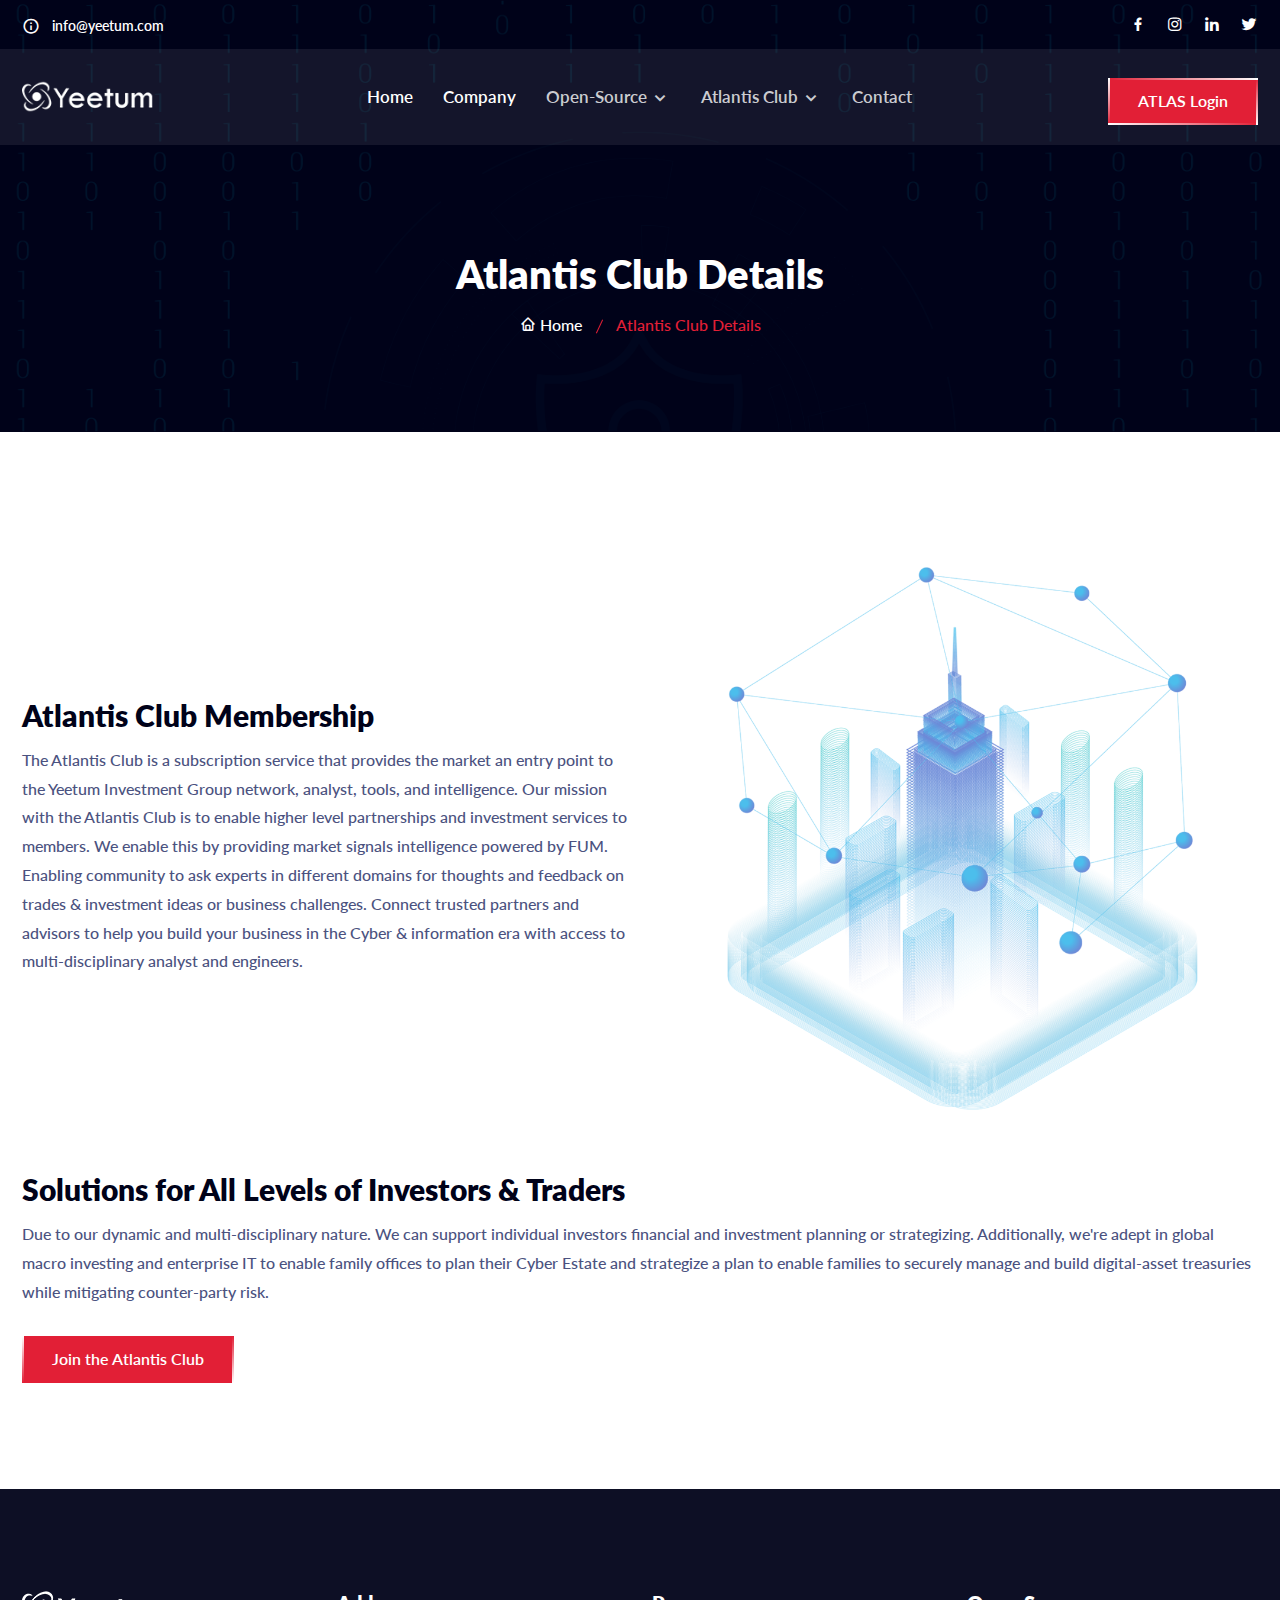
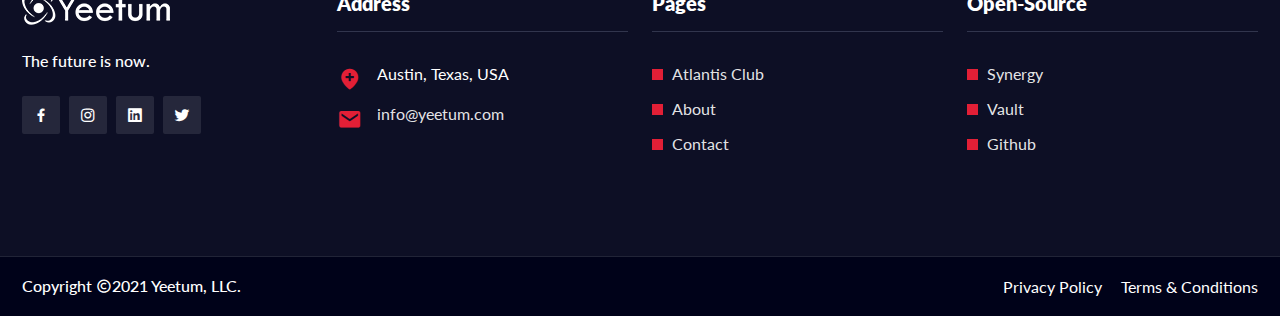
<file: atlantis-details.html>
<!doctype html>
<html lang="zxx">
    <head>
		<!-- Required meta tags -->
		<meta charset="utf-8">
		<meta name="viewport" content="width=device-width, initial-scale=1, shrink-to-fit=no">

		<!-- Links of CSS files -->
		<link rel="stylesheet" href="assets/css/bootstrap.min.css">
		<link rel="stylesheet" href="assets/css/owl.theme.default.min.css">
		<link rel="stylesheet" href="assets/css/owl.carousel.min.css">
		<link rel="stylesheet" href="assets/css/animate.min.css">
		<link rel="stylesheet" href="assets/css/boxicons.min.css"> 
		<link rel="stylesheet" href="assets/css/magnific-popup.min.css"> 
		<link rel="stylesheet" href="assets/css/flaticon.css">
		<link rel="stylesheet" href="assets/css/meanmenu.min.css">
		<link rel="stylesheet" href="assets/css/nice-select.min.css">
		<link rel="stylesheet" href="assets/css/odometer.min.css">
		<link rel="stylesheet" href="assets/css/style.css">
		<link rel="stylesheet" href="assets/css/responsive.css">
		<!-- Global site tag (gtag.js) - Google Analytics -->
		<script async src="https://www.googletagmanager.com/gtag/js?id=G-BGRCJKCJ70"></script>
		<script>
		  window.dataLayer = window.dataLayer || [];
		  function gtag(){dataLayer.push(arguments);}
		  gtag('js', new Date());
  
		  gtag('config', 'G-BGRCJKCJ70');
		</script>
		<!-- Favicon -->
		<link rel="icon" type="image/png" href="assets/img/favicon.png">
		<!-- Title -->
		<title>Yeetum - Atlantis Club Details</title>
    </head>

    <body>

		<!-- Start Preloader Area -->
		<div class="preloader">
            <div class="loader">
                <div class="loader-outter"></div>
                <div class="loader-inner"></div>

                <div class="indicator"> 
                    <svg width="16px" height="12px">
                        <polyline id="back" points="1 6 4 6 6 11 10 1 12 6 15 6"></polyline>
                        <polyline id="front" points="1 6 4 6 6 11 10 1 12 6 15 6"></polyline>
                    </svg>
                </div>
            </div>
        </div>
		<!-- End Preloader Area -->
		
		<!-- Start Header Area -->
		<header class="header-area">
			<!-- Start Top Header -->
			<div class="top-header top-header-four">
				<div class="container">
					<div class="row align-items-center">
						<div class="col-lg-6 col-sm-6">
							<ul class="header-left-content">
								<li>
									<i class="bx bx-info-circle"></i>
									<a href="mailto:info@yeetum.ai">info@yeetum.com</a>
								</li>
							</ul>
						</div>

						<div class="col-lg-6 col-sm-6">
							<ul class="header-right-content">
								<li>
									<a href="https://www.facebook.com/yeetosophy/" target="_blank">
										<i class="bx bxl-facebook"></i>
									</a>
								</li>
								<li>
									<a href="https://www.instagram.com/yeetumdotcom/" target="_blank">
										<i class="bx bxl-instagram"></i>
									</a>
								</li>
								<li>
									<a href="https://www.linkedin.com/company/yeetum/" target="_blank">
										<i class="bx bxl-linkedin"></i>
									</a>
								</li>
								<li>
									<a href="https://twitter.com/yeetumdotcom/" target="_blank">
										<i class="bx bxl-twitter"></i>
									</a>
								</li>
							</ul>
						</div>
					</div>
				</div>
			</div>
			<!-- Start Top Header -->
			
			<!-- Start Nav Area -->
			<div class="navbar-area navbar-area-four">
				<div class="mobile-nav">
					<div class="container">
						<a href="index.html" class="logo">
							<img src="assets/img/logo.png" alt="Logo">
						</a>
					</div>
				</div>

				<div class="main-nav">
					<div class="container">
						<nav class="navbar navbar-expand-md">
							<a class="navbar-brand" href="index.html">
								<img src="assets/img/logo.png" alt="Logo">
							</a>
							
							<div class="collapse navbar-collapse mean-menu">
								<ul class="navbar-nav m-auto">
									<li class="nav-item">
										<a href="index.html" class="nav-link active">
											Home
										</a>
									</li>
									
									<li class="nav-item">
										<a href="about.html" class="nav-link active">
											Company
										</a>
									</li>

									<li class="nav-item">
										<a href="#" class="nav-link">
											Open-Source
											<i class="bx bx-chevron-down"></i>
										</a>

										<ul class="dropdown-menu">
											<li class="nav-item">
												<a href="http://synergy.yeetum.com" class="nav-link">Synergy</a>
											</li>
											<li class="nav-item">
												<a href="https://vault.yeetum.com" class="nav-link">Vault</a>
											</li>
											<li class="nav-item">
												<a href="https://github.com/Yeetum" class="nav-link">Github</a>
											</li>
										</ul>
									</li>

									<li class="nav-item">
										<a href="#" class="nav-link">
											Atlantis Club
											<i class="bx bx-chevron-down"></i>
										</a>

										<ul class="dropdown-menu">
											<li class="nav-item">
												<a href="atlantisClub.html" class="nav-link">Membership</a>
											</li>

											<li class="nav-item">
												<a href="atlantis-details.html" class="nav-link">Service Details</a>
											</li>

											<li class="nav-item">
												<a href="faq.html" class="nav-link">FAQ</a>
											</li>
										</ul>
									</li>

									<li class="nav-item">
										<a href="https://synergy.yeetum.com" class="nav-link">Contact</a>
									</li>
								</ul>
								
								<div class="others-option">
									<div class="get-quote">
										<a href="coming-soon.html" class="default-btn">
											<span>ATLAS Login</span>
										</a>
									</div>
								</div>
							</div>
						</nav>
					</div>
				</div>
				
				<div class="others-option-for-responsive">
					<div class="container">
						<div class="dot-menu">
							<div class="inner">
								<div class="circle circle-one"></div>
								<div class="circle circle-two"></div>
								<div class="circle circle-three"></div>
							</div>
						</div>
						
						<div class="container">
							<div class="option-inner">
								<div class="others-option justify-content-center d-flex align-items-center">
									<div class="get-quote">
										<a href="coming-soon.html" class="default-btn">
											<span>ATLAS</span>
										</a>
									</div>
								</div>
							</div>
						</div>
					</div>
				</div>
			</div>
			<!-- End Nav Area -->
		</header>
		<!-- End Header Area -->

		<!-- Start Page Title Area -->
		<div class="page-title-area page-title-style-two">
			<div class="container">
				<div class="page-title-content">
					<h2>Atlantis Club Details</h2>
					<ul>
						<li>
							<a href="index.html">
								<i class="bx bx-home"></i>
								Home 
							</a>
						</li>
						<li class="active">Atlantis Club Details</li>
					</ul>
				</div>
			</div>
		</div>
		<!-- End Page Title Area -->

		<!-- Start Solution Details Area -->
		<section class="solution-details-area ptb-100">
			<div class="container">
				<div class="row align-items-center">
					<div class="col-lg-6">
						<div class="solutions-content">
							<h3>Atlantis Club Membership</h3>
							<p>The Atlantis Club is a subscription service that provides the market an entry point to the Yeetum Investment Group network, analyst, tools, and intelligence. Our mission with the Atlantis Club is to enable higher level partnerships and investment services to members. We enable this by providing market signals intelligence powered by FUM. Enabling community to ask experts in different domains for thoughts and feedback on trades & investment ideas or business challenges. Connect trusted partners and advisors to help you build your business in the Cyber & information era with access to multi-disciplinary analyst and engineers.</p>
						</div>
					</div>

					<div class="col-lg-6">
						<div class="solution-details-one">
							<img src="assets/img/solution-img.png" alt="Image">
						</div>
					</div>

					<div class="col-lg-12">
						<div class="solutions-content three">
							<h3>Solutions for All Levels of Investors & Traders</h3>
							
							<p>Due to our dynamic and multi-disciplinary nature. We can support individual investors financial and investment planning or strategizing. Additionally, we're adept in global macro investing and enterprise IT to enable family offices to plan their Cyber Estate and strategize a plan to enable families to securely manage and build digital-asset treasuries while mitigating counter-party risk.</p>
						</div>
					</div>

					<div class="challenge-btn">
						<a href="atlantisClub.html" class="default-btn overly-one">
							<span>Join the Atlantis Club</span>
						</a>
					</div>
					</div>
				</div>
			</div>
		</section>
		<!-- End Solution Details Area -->

		<!-- Start Footer Area -->
		<footer class="footer-area pt-100 pb-70 jarallax" data-jarallax='{"speed": 0.3}'>
			<div class="container">
				<div class="row">
					<div class="col-lg-3 col-md-6">
						<div class="single-footer-widget">
							<a href="index.html" class="logo">
								<img src="assets/img/logo.png" alt="Image">
							</a>

							<p>The future is now.</p>

							<ul class="social-icon">
								<li>
									<a href="https://www.facebook.com/yeetosophy/">
										<i class="bx bxl-facebook"></i>
									</a>
								</li>
								<li>
									<a href="https://www.instagram.com/yeetumdotcom/">
										<i class="bx bxl-instagram"></i>
									</a>
								</li>
								<li>
									<a href="https://www.linkedin.com/company/yeetum/">
										<i class="bx bxl-linkedin-square"></i>
									</a>
								</li>
								<li>
									<a href="https://twitter.com/yeetumdotcom/">
										<i class="bx bxl-twitter"></i>
									</a>
								</li>
							</ul>
						</div>
					</div>

					<div class="col-lg-3 col-md-6">
						<div class="single-footer-widget">
							<h3>Address</h3>

							<ul class="address">
								<li class="location">
									<i class="bx bxs-location-plus"></i>
									Austin, Texas, USA
								</li>
								<li>
									<i class="bx bxs-envelope"></i>
									<a href="mailto:info@yeetum.com">info@yeetum.com</a>
								</li>
							</ul>
						</div>
					</div>

					<div class="col-lg-3 col-md-6">
						<div class="single-footer-widget">
							<h3>Pages</h3>

							<ul class="import-link">
								<li>
									<a href="atlantisClub.html">Atlantis Club</a>
								</li>
								<li>
									<a href="about.html">About</a>
								</li>
								<li>
									<a href="https://synergy.yeetum.com">Contact</a>
								</li>
							</ul>
						</div>
					</div>

					<div class="col-lg-3 col-md-6">
						<div class="single-footer-widget">
							<h3>Open-Source</h3>

							<ul class="import-link">
								<li>
									<a href="http://synergy.yeetum.com">Synergy</a>
								</li>
								<li>
									<a href="https://vault.yeetum.com">Vault</a>
								</li>
								<li>
									<a href="https://github.com/Yeetum">Github</a>
								</li>
							</ul>
						</div>
					</div>
				</div>
			</div>
		</footer>
		<!-- End Footer Area -->

		<!-- Start Copy Right Area -->
		<div class="copy-right-area">
			<div class="container">
				<div class="row align-items-center">
					<div class="col-lg-6 col-md-6">
						<p>
							Copyright <i class="bx bx-copyright"></i>2021 Yeetum, LLC.
						</p>
					</div>

					<div class="col-lg-6 col-md-6">
						<ul class="footer-menu">
							<li>
								<a href="privacy-policy.html" target="_blank">
									Privacy Policy
								</a>
							</li>
							<li>
								<a href="terms-conditions.html" target="_blank">
									Terms & Conditions
								</a>
							</li>
						</ul>
					</div>
				</div>
			</div>
		</div>
		<!-- End Copy Right Area -->
		
		<!-- Start Go Top Area -->
		<div class="go-top">
			<i class="bx bx-chevrons-up"></i>
			<i class="bx bx-chevrons-up"></i>
		</div>
		<!-- End Go Top Area -->
		

       <!-- Links of JS files -->
        <script src="assets/js/jquery.min.js"></script>
        <script src="assets/js/bootstrap.bundle.min.js"></script>
		<script src="assets/js/meanmenu.min.js"></script>
		<script src="assets/js/owl.carousel.min.js"></script>
		<script src="assets/js/nice-select.min.js"></script>
		<script src="assets/js/magnific-popup.min.js"></script>
		<script src="assets/js/jarallax.min.js"></script>
        <script src="assets/js/appear.min.js"></script>
		<script src="assets/js/odometer.min.js"></script>
		<script src="assets/js/smoothscroll.min.js"></script>
		<script src="assets/js/form-validator.min.js"></script>
		<script src="assets/js/contact-form-script.js"></script>
		<script src="assets/js/ajaxchimp.min.js"></script>
        <script src="assets/js/wow.min.js"></script>
		<script src="assets/js/custom.js"></script>
    </body>
</html>
</file>
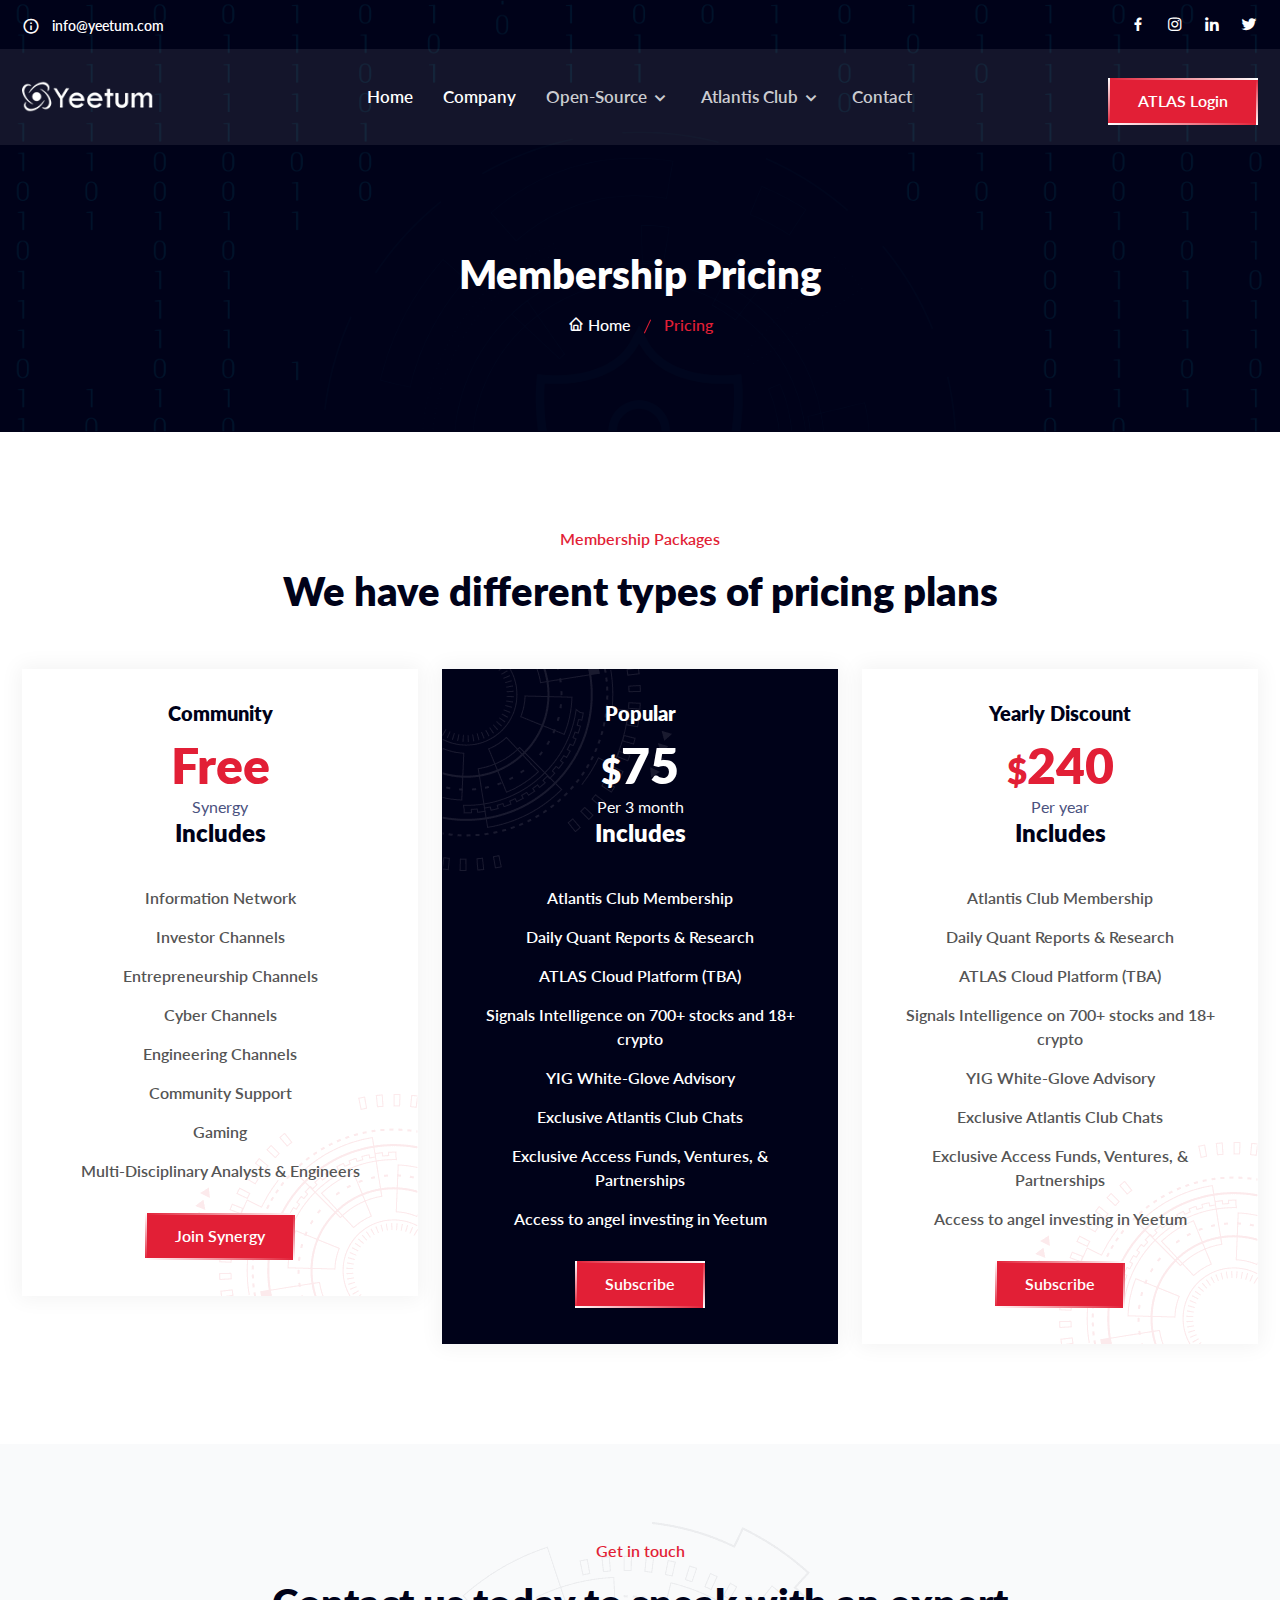
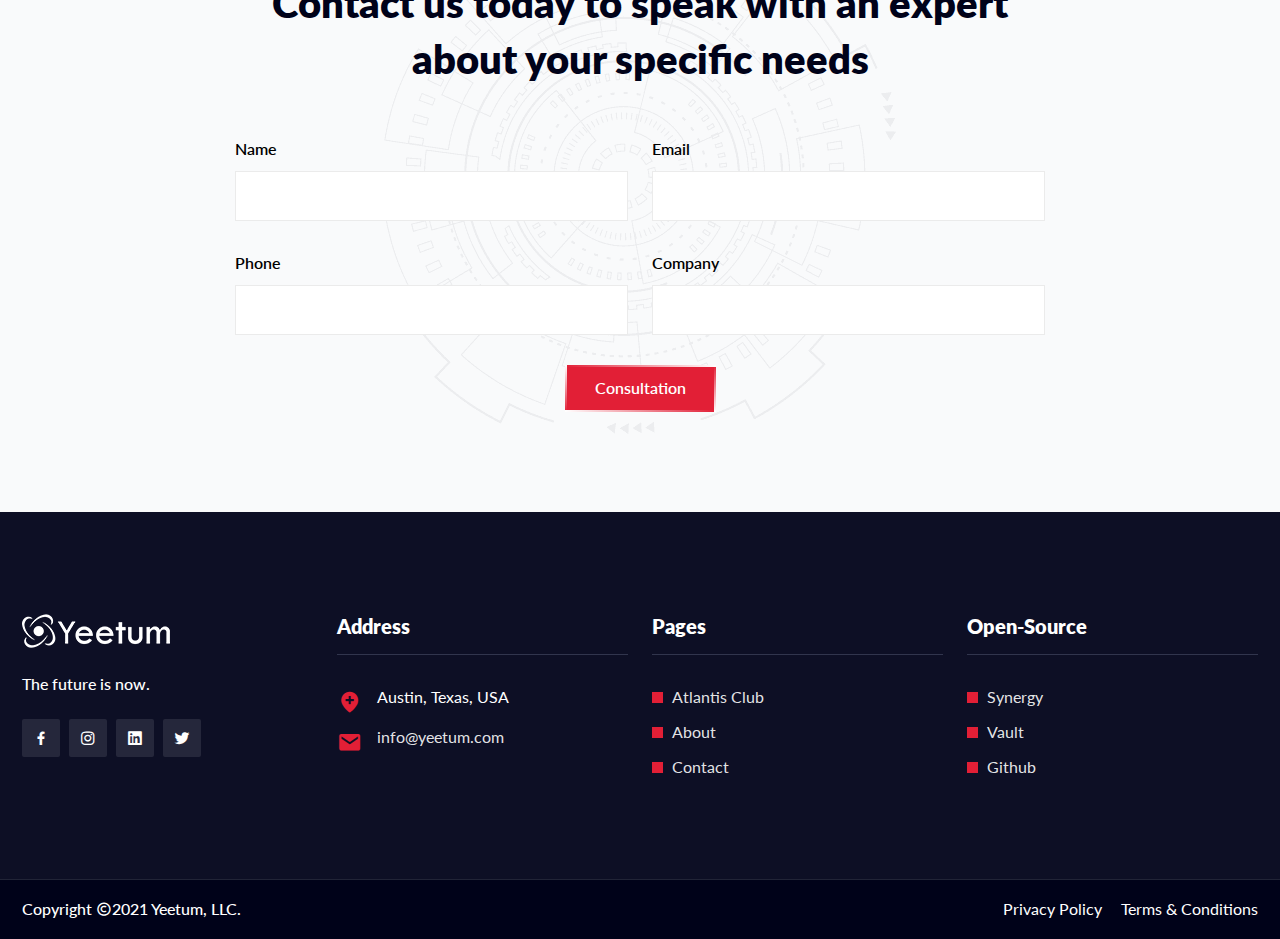
<file: atlantisClub.html>
<!doctype html>
<html lang="zxx">
    <head>
		<!-- Required meta tags -->
		<meta charset="utf-8">
		<meta name="viewport" content="width=device-width, initial-scale=1, shrink-to-fit=no">

		<!-- Links of CSS files -->
		<link rel="stylesheet" href="assets/css/bootstrap.min.css">
		<link rel="stylesheet" href="assets/css/owl.theme.default.min.css">
		<link rel="stylesheet" href="assets/css/owl.carousel.min.css">
		<link rel="stylesheet" href="assets/css/animate.min.css">
		<link rel="stylesheet" href="assets/css/boxicons.min.css"> 
		<link rel="stylesheet" href="assets/css/magnific-popup.min.css"> 
		<link rel="stylesheet" href="assets/css/flaticon.css">
		<link rel="stylesheet" href="assets/css/meanmenu.min.css">
		<link rel="stylesheet" href="assets/css/nice-select.min.css">
		<link rel="stylesheet" href="assets/css/odometer.min.css">
		<link rel="stylesheet" href="assets/css/style.css">
		<link rel="stylesheet" href="assets/css/responsive.css">
		<!-- Global site tag (gtag.js) - Google Analytics -->
		<script async src="https://www.googletagmanager.com/gtag/js?id=G-BGRCJKCJ70"></script>
		<script>
		  window.dataLayer = window.dataLayer || [];
		  function gtag(){dataLayer.push(arguments);}
		  gtag('js', new Date());
  
		  gtag('config', 'G-BGRCJKCJ70');
		</script>
		<!-- Favicon -->
		<link rel="icon" type="image/png" href="assets/img/favicon.png">
		<!-- Title -->
		<title>Yeetum - Atlantis Club</title>
    </head>

    <body>

		<!-- Start Preloader Area -->
		<div class="preloader">
            <div class="loader">
                <div class="loader-outter"></div>
                <div class="loader-inner"></div>

                <div class="indicator"> 
                    <svg width="16px" height="12px">
                        <polyline id="back" points="1 6 4 6 6 11 10 1 12 6 15 6"></polyline>
                        <polyline id="front" points="1 6 4 6 6 11 10 1 12 6 15 6"></polyline>
                    </svg>
                </div>
            </div>
        </div>
		<!-- End Preloader Area -->
		
		<!-- Start Header Area -->
		<header class="header-area">
			<!-- Start Top Header -->
			<div class="top-header top-header-four">
				<div class="container">
					<div class="row align-items-center">
						<div class="col-lg-6 col-sm-6">
							<ul class="header-left-content">
								<li>
									<i class="bx bx-info-circle"></i>
									<a href="mailto:info@yeetum.ai">info@yeetum.com</a>
								</li>
							</ul>
						</div>

						<div class="col-lg-6 col-sm-6">
							<ul class="header-right-content">
								<li>
									<a href="https://www.facebook.com/yeetosophy/" target="_blank">
										<i class="bx bxl-facebook"></i>
									</a>
								</li>
								<li>
									<a href="https://www.instagram.com/yeetumdotcom/" target="_blank">
										<i class="bx bxl-instagram"></i>
									</a>
								</li>
								<li>
									<a href="https://www.linkedin.com/company/yeetum/" target="_blank">
										<i class="bx bxl-linkedin"></i>
									</a>
								</li>
								<li>
									<a href="https://twitter.com/yeetumdotcom/" target="_blank">
										<i class="bx bxl-twitter"></i>
									</a>
								</li>
							</ul>
						</div>
					</div>
				</div>
			</div>
			<!-- Start Top Header -->
			
			<!-- Start Nav Area -->
			<div class="navbar-area navbar-area-four">
				<div class="mobile-nav">
					<div class="container">
						<a href="index.html" class="logo">
							<img src="assets/img/logo.png" alt="Logo">
						</a>
					</div>
				</div>

				<div class="main-nav">
					<div class="container">
						<nav class="navbar navbar-expand-md">
							<a class="navbar-brand" href="index.html">
								<img src="assets/img/logo.png" alt="Logo">
							</a>
							
							<div class="collapse navbar-collapse mean-menu">
								<ul class="navbar-nav m-auto">
									<li class="nav-item">
										<a href="index.html" class="nav-link active">
											Home
										</a>
									</li>
									
									<li class="nav-item">
										<a href="about.html" class="nav-link active">
											Company
										</a>
									</li>

									<li class="nav-item">
										<a href="#" class="nav-link">
											Open-Source
											<i class="bx bx-chevron-down"></i>
										</a>

										<ul class="dropdown-menu">
											<li class="nav-item">
												<a href="http://synergy.yeetum.com" class="nav-link">Synergy</a>
											</li>
											<li class="nav-item">
												<a href="https://vault.yeetum.com" class="nav-link">Vault</a>
											</li>
											<li class="nav-item">
												<a href="https://github.com/Yeetum" class="nav-link">Github</a>
											</li>
										</ul>
									</li>

									<li class="nav-item">
										<a href="#" class="nav-link">
											Atlantis Club
											<i class="bx bx-chevron-down"></i>
										</a>

										<ul class="dropdown-menu">
											<li class="nav-item">
												<a href="atlantisClub.html" class="nav-link">Membership</a>
											</li>

											<li class="nav-item">
												<a href="atlantis-details.html" class="nav-link">Service Details</a>
											</li>

											<li class="nav-item">
												<a href="faq.html" class="nav-link">FAQ</a>
											</li>
										</ul>
									</li>

									<li class="nav-item">
										<a href="https://synergy.yeetum.com" class="nav-link">Contact</a>
									</li>
								</ul>
								
								<div class="others-option">
									<div class="get-quote">
										<a href="coming-soon.html" class="default-btn">
											<span>ATLAS Login</span>
										</a>
									</div>
								</div>
							</div>
						</nav>
					</div>
				</div>
				
				<div class="others-option-for-responsive">
					<div class="container">
						<div class="dot-menu">
							<div class="inner">
								<div class="circle circle-one"></div>
								<div class="circle circle-two"></div>
								<div class="circle circle-three"></div>
							</div>
						</div>
						
						<div class="container">
							<div class="option-inner">
								<div class="others-option justify-content-center d-flex align-items-center">
									<div class="get-quote">
										<a href="coming-soon.html" class="default-btn">
											<span>ATLAS</span>
										</a>
									</div>
								</div>
							</div>
						</div>
					</div>
				</div>
			</div>
			<!-- End Nav Area -->
		</header>
		<!-- End Header Area -->

		<!-- Start Page Title Area -->
		<div class="page-title-area page-title-style-two">
			<div class="container">
				<div class="page-title-content">
					<h2>Membership Pricing</h2>
					<ul>
						<li>
							<a href="index.html">
								<i class="bx bx-home"></i>
								Home 
							</a>
						</li>
						<li class="active">Pricing</li>
					</ul>
				</div>
			</div>
		</div>
		<!-- End Page Title Area -->

		<!-- Start Pricing Area -->
		<section class="pricing-area pt-100 pb-70">
			<div class="container">
				<div class="section-title">
					<span>Membership Packages</span>
					<h2>We have different types of pricing plans</h2>
				</div>

				<div class="row">
					<div class="col-lg-4 col-md-6">
						<div class="single-pricing overly-one">
							<div class="overly-two">
								<div class="pricing-title">
									<h3>Community</h3>
									<h2>Free</h2>
									<span>Synergy</span>
									<h4>Includes</h4>
								</div>
	
								<ul>
									<li>Information Network</li>
									<li>Investor Channels</li>
									<li>Entrepreneurship Channels</li>
									<li>Cyber Channels</li>
									<li>Engineering Channels</li>
									<li>Community Support</li>
									<li>Gaming</li>
									<li>Multi-Disciplinary Analysts & Engineers</li>
								</ul>
	
								<a href="http://synergy.yeetum.com" class="default-btn">
									<span>Join Synergy</span>
								</a>
	
								<div class="pricing-shape">
									<img src="assets/img/pricing-shape.png" alt="Image">
								</div>
								<div class="pricing-shape-2">
									<img src="assets/img/pricing-shape-2.png" alt="Image">
								</div>
							</div>
						</div>
					</div>

					<div class="col-lg-4 col-md-6">
						<div class="single-pricing overly-one active">
							<div class="overly-two">
								<div class="pricing-title">
									<h3>Popular</h3>
									<h2><Sub>$</Sub>75</h2>
									<span>Per 3 month</span>
									<h4>Includes</h4>
								</div>
	
								<ul>
									<li>Atlantis Club Membership</li>
									<li>Daily Quant Reports & Research</li>
									<li>ATLAS Cloud Platform (TBA)</li>
									<li>Signals Intelligence on 700+ stocks and 18+ crypto</li>
									<li>YIG White-Glove Advisory </li>
									<li>Exclusive Atlantis Club Chats</li>
									<li>Exclusive Access Funds, Ventures, & Partnerships</li>
									<li>Access to angel investing in Yeetum</li>
								</ul>
	
								<a href="https://buy.stripe.com/8wM5mC2Ki1r84486op" class="default-btn">
									<span>Subscribe</span>
								</a>
	
								<div class="pricing-shape">
									<img src="assets/img/pricing-shape.png" alt="Image">
								</div>
								<div class="pricing-shape-2">
									<img src="assets/img/pricing-shape-2.png" alt="Image">
								</div>
							</div>
						</div>
					</div>

					<div class="col-lg-4 col-md-6 offset-md-3 offset-lg-0">
						<div class="single-pricing overly-one">
							<div class="overly-two">
								<div class="pricing-title">
									<h3>Yearly Discount</h3>
									<h2><Sub>$</Sub>240</h2>
									<span>Per year</span>
									<h4>Includes</h4>
								</div>
	
								<ul>
									<li>Atlantis Club Membership</li>
									<li>Daily Quant Reports & Research</li>
									<li>ATLAS Cloud Platform (TBA)</li>
									<li>Signals Intelligence on 700+ stocks and 18+ crypto</li>
									<li>YIG White-Glove Advisory </li>
									<li>Exclusive Atlantis Club Chats</li>
									<li>Exclusive Access Funds, Ventures, & Partnerships</li>
									<li>Access to angel investing in Yeetum</li>
								</ul>
	
								<a href="https://buy.stripe.com/8wM5mCfx40n4eIMeUY" class="default-btn">
									<span>Subscribe</span>
								</a>
	
								<div class="pricing-shape">
									<img src="assets/img/pricing-shape.png" alt="Image">
								</div>
								<div class="pricing-shape-2">
									<img src="assets/img/pricing-shape-2.png" alt="Image">
								</div>
							</div>
						</div>
					</div>
				</div>
			</div>
		</section>
		<!-- End Pricing Area -->

		<!-- Start Get In Touch Area -->
		<section class="get-in-touch-area get-in-touch-area-two bg-color ptb-100">
			<div class="container">
				<div class="section-title">
					<span>Get in touch</span>
					<h2>Contact us today to speak with an expert about your specific needs</h2>
				</div>

				<form class="get-in-touch-form">
					<div class="row">
						<div class="col-lg-6 col-sm-6">
							<div class="form-group">
								<label>Name</label>
								<input type="text" class="form-control" id="First-Name">
							</div>
						</div>

						<div class="col-lg-6 col-sm-6">
							<div class="form-group">
								<label>Email</label>
								<input type="email" class="form-control" id="Email">
							</div>
						</div>

						<div class="col-lg-6 col-sm-6">
							<div class="form-group">
								<label>Phone</label>
								<input type="text" class="form-control" id="Number">
							</div>
						</div>

						<div class="col-lg-6 col-sm-6">
							<div class="form-group">
								<label>Company</label>
								<input type="text" class="form-control" id="Company">
							</div>
						</div>
					</div>

					<button type="submit" class="default-btn">
						<span>Consultation</span>
					</button>
				</form>
			</div>

			<div class="get-in-touch-shape">
				<img src="assets/img/get-in-touch-shape.png" alt="Image">
			</div>
		</section>
		<!-- Eed Get In Touch Area -->

		<!-- Start Footer Area -->
		<footer class="footer-area pt-100 pb-70 jarallax" data-jarallax='{"speed": 0.3}'>
			<div class="container">
				<div class="row">
					<div class="col-lg-3 col-md-6">
						<div class="single-footer-widget">
							<a href="index.html" class="logo">
								<img src="assets/img/logo.png" alt="Image">
							</a>

							<p>The future is now.</p>

							<ul class="social-icon">
								<li>
									<a href="https://www.facebook.com/yeetosophy/">
										<i class="bx bxl-facebook"></i>
									</a>
								</li>
								<li>
									<a href="https://www.instagram.com/yeetumdotcom/">
										<i class="bx bxl-instagram"></i>
									</a>
								</li>
								<li>
									<a href="https://www.linkedin.com/company/yeetum/">
										<i class="bx bxl-linkedin-square"></i>
									</a>
								</li>
								<li>
									<a href="https://twitter.com/yeetumdotcom/">
										<i class="bx bxl-twitter"></i>
									</a>
								</li>
							</ul>
						</div>
					</div>

					<div class="col-lg-3 col-md-6">
						<div class="single-footer-widget">
							<h3>Address</h3>

							<ul class="address">
								<li class="location">
									<i class="bx bxs-location-plus"></i>
									Austin, Texas, USA
								</li>
								<li>
									<i class="bx bxs-envelope"></i>
									<a href="mailto:info@yeetum.com">info@yeetum.com</a>
								</li>
							</ul>
						</div>
					</div>

					<div class="col-lg-3 col-md-6">
						<div class="single-footer-widget">
							<h3>Pages</h3>

							<ul class="import-link">
								<li>
									<a href="atlantisClub.html">Atlantis Club</a>
								</li>
								<li>
									<a href="about.html">About</a>
								</li>
								<li>
									<a href="https://synergy.yeetum.com">Contact</a>
								</li>
							</ul>
						</div>
					</div>

					<div class="col-lg-3 col-md-6">
						<div class="single-footer-widget">
							<h3>Open-Source</h3>

							<ul class="import-link">
								<li>
									<a href="http://synergy.yeetum.com">Synergy</a>
								</li>
								<li>
									<a href="https://vault.yeetum.com">Vault</a>
								</li>
								<li>
									<a href="https://github.com/Yeetum">Github</a>
								</li>
							</ul>
						</div>
					</div>
				</div>
			</div>
		</footer>
		<!-- End Footer Area -->

		<!-- Start Copy Right Area -->
		<div class="copy-right-area">
			<div class="container">
				<div class="row align-items-center">
					<div class="col-lg-6 col-md-6">
						<p>
							Copyright <i class="bx bx-copyright"></i>2021 Yeetum, LLC.
						</p>
					</div>

					<div class="col-lg-6 col-md-6">
						<ul class="footer-menu">
							<li>
								<a href="privacy-policy.html" target="_blank">
									Privacy Policy
								</a>
							</li>
							<li>
								<a href="terms-conditions.html" target="_blank">
									Terms & Conditions
								</a>
							</li>
						</ul>
					</div>
				</div>
			</div>
		</div>
		<!-- End Copy Right Area -->
		
		<!-- Start Go Top Area -->
		<div class="go-top">
			<i class="bx bx-chevrons-up"></i>
			<i class="bx bx-chevrons-up"></i>
		</div>
		<!-- End Go Top Area -->
		

       <!-- Links of JS files -->
        <script src="assets/js/jquery.min.js"></script>
        <script src="assets/js/bootstrap.bundle.min.js"></script>
		<script src="assets/js/meanmenu.min.js"></script>
		<script src="assets/js/owl.carousel.min.js"></script>
		<script src="assets/js/nice-select.min.js"></script>
		<script src="assets/js/magnific-popup.min.js"></script>
		<script src="assets/js/jarallax.min.js"></script>
        <script src="assets/js/appear.min.js"></script>
		<script src="assets/js/odometer.min.js"></script>
		<script src="assets/js/smoothscroll.min.js"></script>
		<script src="assets/js/form-validator.min.js"></script>
		<script src="assets/js/contact-form-script.js"></script>
		<script src="assets/js/ajaxchimp.min.js"></script>
        <script src="assets/js/wow.min.js"></script>
		<script src="assets/js/custom.js"></script>
    </body>
</html>
</file>
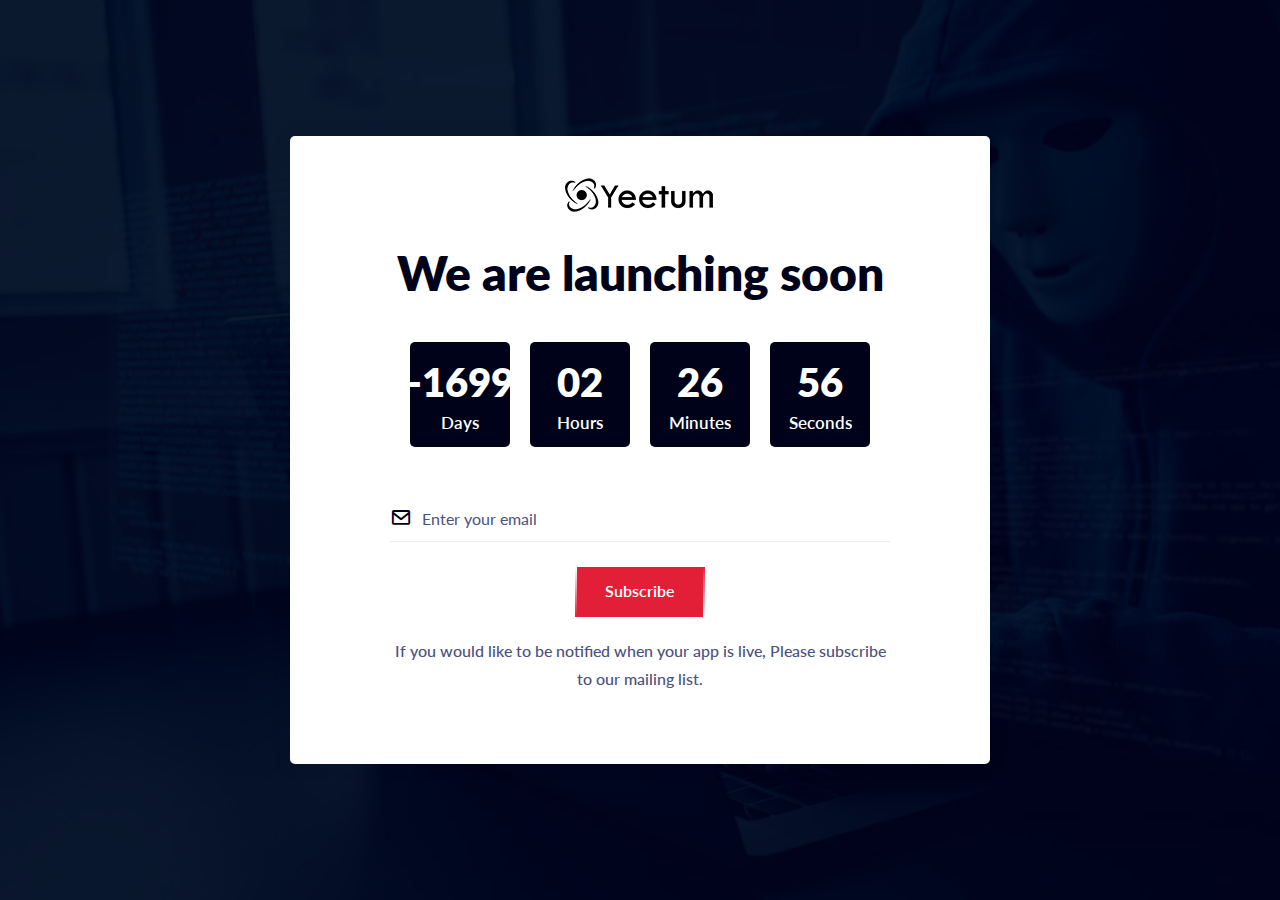
<file: coming-soon.html>
<!doctype html>
<html lang="zxx">
    <head>
		<!-- Required meta tags -->
		<meta charset="utf-8">
		<meta name="viewport" content="width=device-width, initial-scale=1, shrink-to-fit=no">

		<!-- Links of CSS files -->
		<link rel="stylesheet" href="assets/css/bootstrap.min.css">
		<link rel="stylesheet" href="assets/css/owl.theme.default.min.css">
		<link rel="stylesheet" href="assets/css/owl.carousel.min.css">
		<link rel="stylesheet" href="assets/css/animate.min.css">
		<link rel="stylesheet" href="assets/css/boxicons.min.css"> 
		<link rel="stylesheet" href="assets/css/magnific-popup.min.css"> 
		<link rel="stylesheet" href="assets/css/flaticon.css">
		<link rel="stylesheet" href="assets/css/meanmenu.min.css">
		<link rel="stylesheet" href="assets/css/nice-select.min.css">
		<link rel="stylesheet" href="assets/css/odometer.min.css">
		<link rel="stylesheet" href="assets/css/style.css">
		<link rel="stylesheet" href="assets/css/responsive.css">
		<!-- Global site tag (gtag.js) - Google Analytics -->
		<script async src="https://www.googletagmanager.com/gtag/js?id=G-BGRCJKCJ70"></script>
		<script>
		  window.dataLayer = window.dataLayer || [];
		  function gtag(){dataLayer.push(arguments);}
		  gtag('js', new Date());
  
		  gtag('config', 'G-BGRCJKCJ70');
		</script>
		<!-- Favicon -->
		<link rel="icon" type="image/png" href="assets/img/favicon.png">
		<!-- Title -->
		<title>Yeetum ATLAS - Coming Soon</title>
    </head>

    <body>
		
		<!-- Start Preloader Area -->
		<div class="preloader">
            <div class="loader">
                <div class="loader-outter"></div>
                <div class="loader-inner"></div>

                <div class="indicator"> 
                    <svg width="16px" height="12px">
                        <polyline id="back" points="1 6 4 6 6 11 10 1 12 6 15 6"></polyline>
                        <polyline id="front" points="1 6 4 6 6 11 10 1 12 6 15 6"></polyline>
                    </svg>
                </div>
            </div>
        </div>
		<!-- End Preloader Area -->

		<!-- Start Coming Soon Area -->
		<div class="coming-soon-area">
            <div class="d-table">
                <div class="d-table-cell">
                    <div class="coming-soon-content">
                        <a href="index.html" class="logo">
                            <img src="assets/img/black-logo.png" alt="image">
						</a>
						
						<h2>We are launching soon</h2>
						
                        <div id="timer" class="flex-wrap d-flex justify-content-center">
                            <div id="days" class="align-items-center flex-column d-flex justify-content-center"></div>
                            <div id="hours" class="align-items-center flex-column d-flex justify-content-center"></div>
                            <div id="minutes" class="align-items-center flex-column d-flex justify-content-center"></div>
                            <div id="seconds" class="align-items-center flex-column d-flex justify-content-center"></div>
						</div>
						
                        <form class="newsletter-form" data-toggle="validator">
                            <div class="form-group">
                                <input type="email" class="input-newsletter" placeholder="Enter your email" name="EMAIL" required autocomplete="off">
                                <span class="label-title"><i class='bx bx-envelope'></i></span>
							</div>
							
                            <button type="submit" class="default-btn">
								<span>Subscribe</span>
							</button>

                            <div id="validator-newsletter" class="form-result"></div>
                            <p>If you would like to be notified when your app is live, Please subscribe to our mailing list.</p>
                        </form>
                    </div>
                </div>
			</div>
        </div>
        <!-- End Coming Soon Area -->
		
		<!-- Start Go Top Area -->
		<div class="go-top">
			<i class="bx bx-chevrons-up"></i>
			<i class="bx bx-chevrons-up"></i>
		</div>
		<!-- End Go Top Area -->
		

       <!-- Links of JS files -->
        <script src="assets/js/jquery.min.js"></script>
        <script src="assets/js/bootstrap.bundle.min.js"></script>
		<script src="assets/js/meanmenu.min.js"></script>
		<script src="assets/js/owl.carousel.min.js"></script>
		<script src="assets/js/nice-select.min.js"></script>
		<script src="assets/js/magnific-popup.min.js"></script>
		<script src="assets/js/jarallax.min.js"></script>
        <script src="assets/js/appear.min.js"></script>
		<script src="assets/js/odometer.min.js"></script>
		<script src="assets/js/smoothscroll.min.js"></script>
		<script src="assets/js/form-validator.min.js"></script>
		<script src="assets/js/contact-form-script.js"></script>
		<script src="assets/js/ajaxchimp.min.js"></script>
        <script src="assets/js/wow.min.js"></script>
		<script src="assets/js/custom.js"></script>
    </body>
</html>
</file>
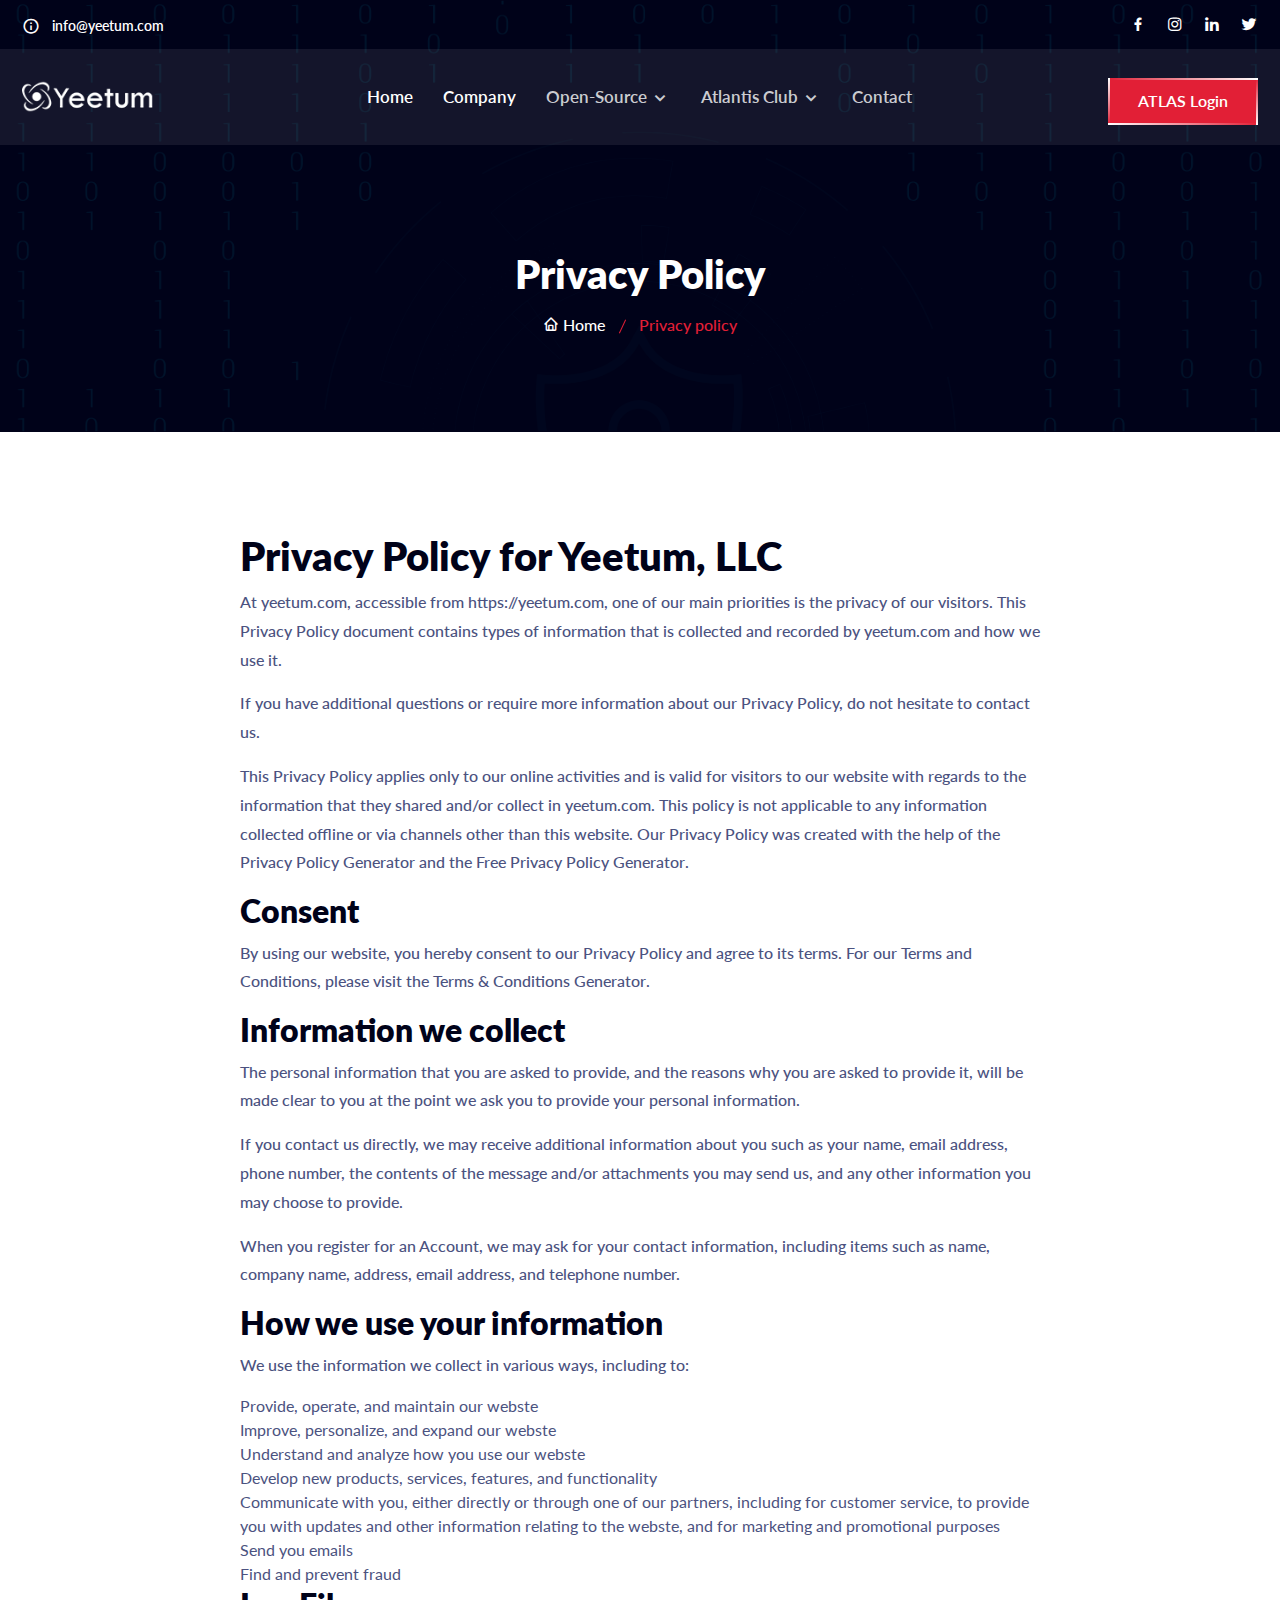
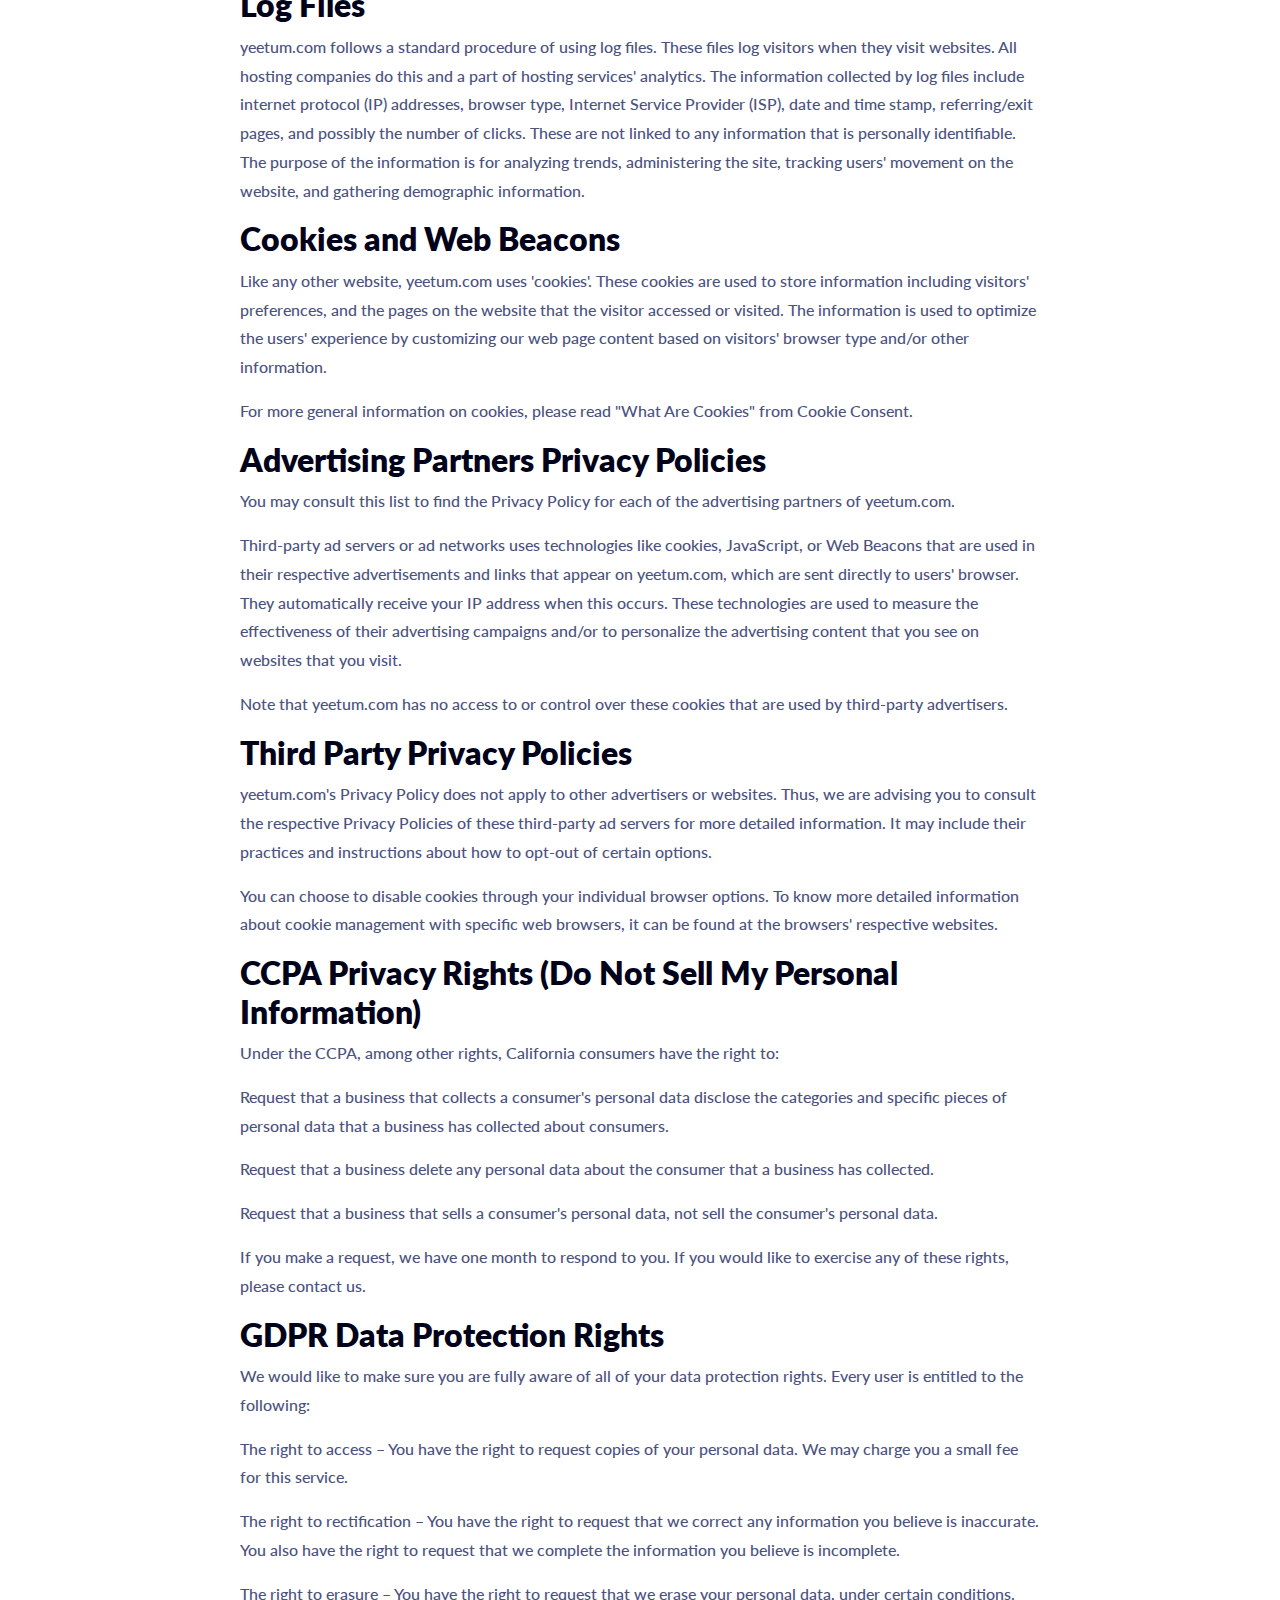
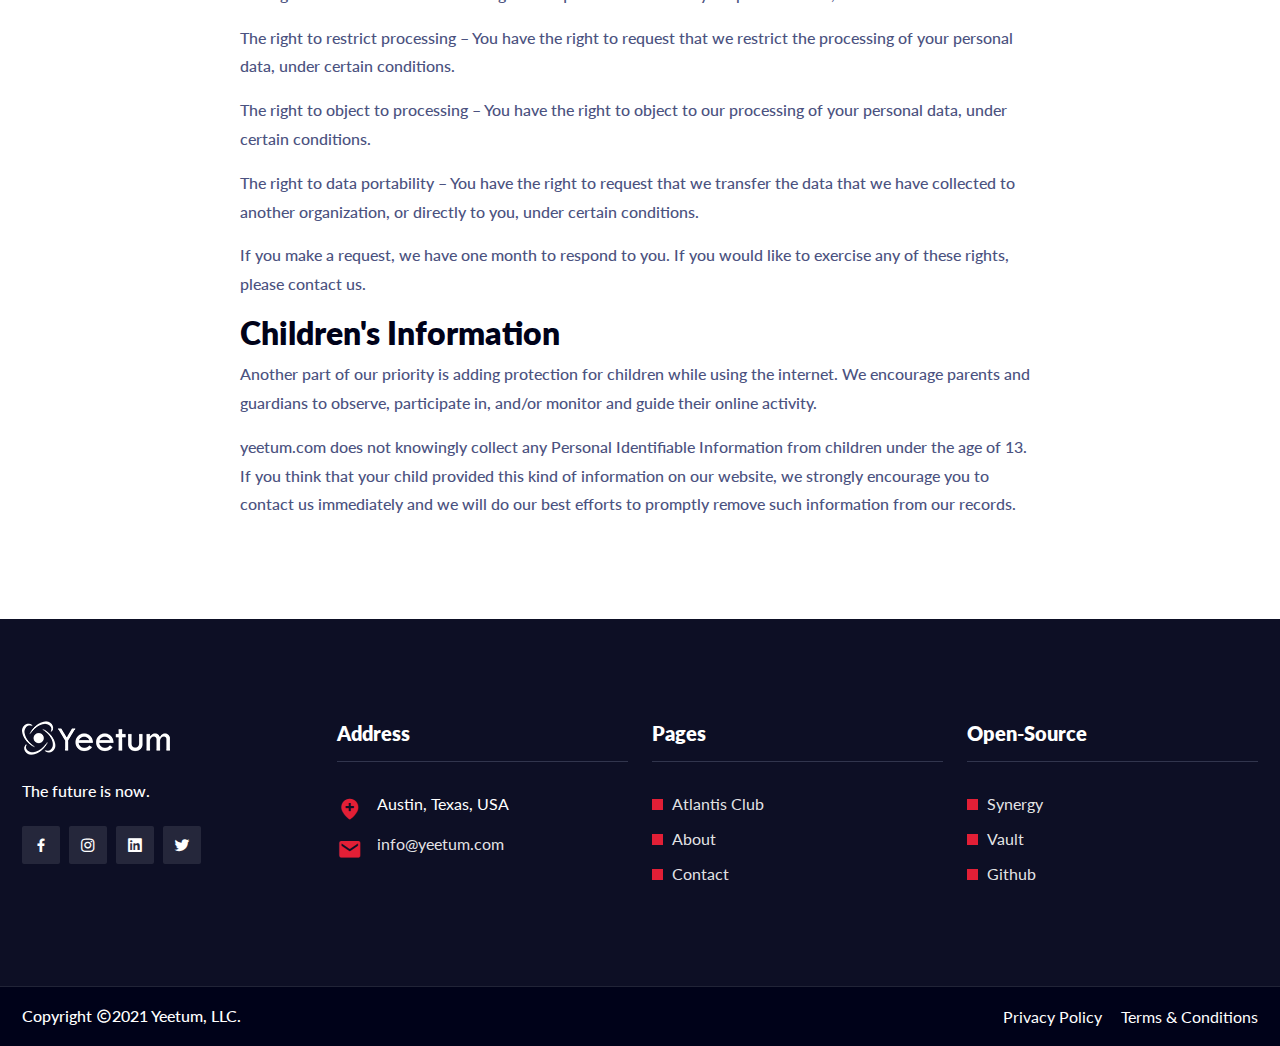
<file: privacy-policy.html>
<!doctype html>
<html lang="zxx">
    <head>
		<!-- Required meta tags -->
		<meta charset="utf-8">
		<meta name="viewport" content="width=device-width, initial-scale=1, shrink-to-fit=no">

		<!-- Links of CSS files -->
		<link rel="stylesheet" href="assets/css/bootstrap.min.css">
		<link rel="stylesheet" href="assets/css/owl.theme.default.min.css">
		<link rel="stylesheet" href="assets/css/owl.carousel.min.css">
		<link rel="stylesheet" href="assets/css/animate.min.css">
		<link rel="stylesheet" href="assets/css/boxicons.min.css"> 
		<link rel="stylesheet" href="assets/css/magnific-popup.min.css"> 
		<link rel="stylesheet" href="assets/css/flaticon.css">
		<link rel="stylesheet" href="assets/css/meanmenu.min.css">
		<link rel="stylesheet" href="assets/css/nice-select.min.css">
		<link rel="stylesheet" href="assets/css/odometer.min.css">
		<link rel="stylesheet" href="assets/css/style.css">
		<link rel="stylesheet" href="assets/css/responsive.css">
		<!-- Global site tag (gtag.js) - Google Analytics -->
		<script async src="https://www.googletagmanager.com/gtag/js?id=G-BGRCJKCJ70"></script>
		<script>
		  window.dataLayer = window.dataLayer || [];
		  function gtag(){dataLayer.push(arguments);}
		  gtag('js', new Date());
  
		  gtag('config', 'G-BGRCJKCJ70');
		</script>
		<!-- Favicon -->
		<link rel="icon" type="image/png" href="assets/img/favicon.png">
		<!-- Title -->
		<title>Yeetum - Privacy</title>
    </head>

    <body>

		<!-- Start Preloader Area -->
		<div class="preloader">
            <div class="loader">
                <div class="loader-outter"></div>
                <div class="loader-inner"></div>

                <div class="indicator"> 
                    <svg width="16px" height="12px">
                        <polyline id="back" points="1 6 4 6 6 11 10 1 12 6 15 6"></polyline>
                        <polyline id="front" points="1 6 4 6 6 11 10 1 12 6 15 6"></polyline>
                    </svg>
                </div>
            </div>
        </div>
		<!-- End Preloader Area -->
		
		<!-- Start Header Area -->
		<header class="header-area">
			<!-- Start Top Header -->
			<div class="top-header top-header-four">
				<div class="container">
					<div class="row align-items-center">
						<div class="col-lg-6 col-sm-6">
							<ul class="header-left-content">
								<li>
									<i class="bx bx-info-circle"></i>
									<a href="mailto:info@yeetum.ai">info@yeetum.com</a>
								</li>
							</ul>
						</div>

						<div class="col-lg-6 col-sm-6">
							<ul class="header-right-content">
								<li>
									<a href="https://www.facebook.com/yeetosophy/" target="_blank">
										<i class="bx bxl-facebook"></i>
									</a>
								</li>
								<li>
									<a href="https://www.instagram.com/yeetumdotcom/" target="_blank">
										<i class="bx bxl-instagram"></i>
									</a>
								</li>
								<li>
									<a href="https://www.linkedin.com/company/yeetum/" target="_blank">
										<i class="bx bxl-linkedin"></i>
									</a>
								</li>
								<li>
									<a href="https://twitter.com/yeetumdotcom/" target="_blank">
										<i class="bx bxl-twitter"></i>
									</a>
								</li>
							</ul>
						</div>
					</div>
				</div>
			</div>
			<!-- Start Top Header -->
			
			<!-- Start Nav Area -->
			<div class="navbar-area navbar-area-four">
				<div class="mobile-nav">
					<div class="container">
						<a href="index.html" class="logo">
							<img src="assets/img/logo.png" alt="Logo">
						</a>
					</div>
				</div>

				<div class="main-nav">
					<div class="container">
						<nav class="navbar navbar-expand-md">
							<a class="navbar-brand" href="index.html">
								<img src="assets/img/logo.png" alt="Logo">
							</a>
							
							<div class="collapse navbar-collapse mean-menu">
								<ul class="navbar-nav m-auto">
									<li class="nav-item">
										<a href="index.html" class="nav-link active">
											Home
										</a>
									</li>
									
									<li class="nav-item">
										<a href="about.html" class="nav-link active">
											Company
										</a>
									</li>

									<li class="nav-item">
										<a href="#" class="nav-link">
											Open-Source
											<i class="bx bx-chevron-down"></i>
										</a>

										<ul class="dropdown-menu">
											<li class="nav-item">
												<a href="http://synergy.yeetum.com" class="nav-link">Synergy</a>
											</li>
											<li class="nav-item">
												<a href="https://vault.yeetum.com" class="nav-link">Vault</a>
											</li>
											<li class="nav-item">
												<a href="https://github.com/Yeetum" class="nav-link">Github</a>
											</li>
										</ul>
									</li>

									<li class="nav-item">
										<a href="#" class="nav-link">
											Atlantis Club
											<i class="bx bx-chevron-down"></i>
										</a>

										<ul class="dropdown-menu">
											<li class="nav-item">
												<a href="atlantisClub.html" class="nav-link">Membership</a>
											</li>

											<li class="nav-item">
												<a href="atlantis-details.html" class="nav-link">Service Details</a>
											</li>

											<li class="nav-item">
												<a href="faq.html" class="nav-link">FAQ</a>
											</li>
										</ul>
									</li>

									<li class="nav-item">
										<a href="https://synergy.yeetum.com" class="nav-link">Contact</a>
									</li>
								</ul>
								
								<div class="others-option">
									<div class="get-quote">
										<a href="coming-soon.html" class="default-btn">
											<span>ATLAS Login</span>
										</a>
									</div>
								</div>
							</div>
						</nav>
					</div>
				</div>
				
				<div class="others-option-for-responsive">
					<div class="container">
						<div class="dot-menu">
							<div class="inner">
								<div class="circle circle-one"></div>
								<div class="circle circle-two"></div>
								<div class="circle circle-three"></div>
							</div>
						</div>
						
						<div class="container">
							<div class="option-inner">
								<div class="others-option justify-content-center d-flex align-items-center">
									<div class="get-quote">
										<a href="coming-soon.html" class="default-btn">
											<span>ATLAS</span>
										</a>
									</div>
								</div>
							</div>
						</div>
					</div>
				</div>
			</div>
			<!-- End Nav Area -->
		</header>
		<!-- End Header Area -->
		<!-- Start Page Title Area -->
		<div class="page-title-area page-title-style-two">
			<div class="container">
				<div class="page-title-content">
					<h2>Privacy Policy</h2>
					<ul>
						<li>
							<a href="index.html">
								<i class="bx bx-home"></i>
								Home 
							</a>
						</li>
						<li class="active">Privacy policy</li>
					</ul>
				</div>
			</div>
		</div>
		<!-- End Page Title Area -->

		<!-- Start Privacy PolicyArea -->
		<section class="privacy-policy-area ptb-100">
			<div class="container">
				<div class="privacy-policy">
					<h1>Privacy Policy for Yeetum, LLC</h1>

                    <p>At yeetum.com, accessible from https://yeetum.com, one of our main priorities is the privacy of our visitors. This Privacy Policy document contains types of information that is collected and recorded by yeetum.com and how we use it.</p>

                    <p>If you have additional questions or require more information about our Privacy Policy, do not hesitate to contact us.</p>

                    <p>This Privacy Policy applies only to our online activities and is valid for visitors to our website with regards to the information that they shared and/or collect in yeetum.com. This policy is not applicable to any information collected offline or via channels other than this website. Our Privacy Policy was created with the help of the <a href="https://www.privacypolicygenerator.info">Privacy Policy Generator</a> and the <a href="https://www.privacypolicies.com/privacy-policy-generator/">Free Privacy Policy Generator</a>.</p>

                    <h2>Consent</h2>

                    <p>By using our website, you hereby consent to our Privacy Policy and agree to its terms. For our Terms and Conditions, please visit the <a href="https://www.privacypolicyonline.com/terms-conditions-generator/">Terms & Conditions Generator</a>.</p>

                    <h2>Information we collect</h2>

                    <p>The personal information that you are asked to provide, and the reasons why you are asked to provide it, will be made clear to you at the point we ask you to provide your personal information.</p>
                    <p>If you contact us directly, we may receive additional information about you such as your name, email address, phone number, the contents of the message and/or attachments you may send us, and any other information you may choose to provide.</p>
                    <p>When you register for an Account, we may ask for your contact information, including items such as name, company name, address, email address, and telephone number.</p>

                    <h2>How we use your information</h2>

                    <p>We use the information we collect in various ways, including to:</p>

                    <ul>
                    <li>Provide, operate, and maintain our webste</li>
                    <li>Improve, personalize, and expand our webste</li>
                    <li>Understand and analyze how you use our webste</li>
                    <li>Develop new products, services, features, and functionality</li>
                    <li>Communicate with you, either directly or through one of our partners, including for customer service, to provide you with updates and other information relating to the webste, and for marketing and promotional purposes</li>
                    <li>Send you emails</li>
                    <li>Find and prevent fraud</li>
                    </ul>

                    <h2>Log Files</h2>

                    <p>yeetum.com follows a standard procedure of using log files. These files log visitors when they visit websites. All hosting companies do this and a part of hosting services' analytics. The information collected by log files include internet protocol (IP) addresses, browser type, Internet Service Provider (ISP), date and time stamp, referring/exit pages, and possibly the number of clicks. These are not linked to any information that is personally identifiable. The purpose of the information is for analyzing trends, administering the site, tracking users' movement on the website, and gathering demographic information.</p>

                    <h2>Cookies and Web Beacons</h2>

                    <p>Like any other website, yeetum.com uses 'cookies'. These cookies are used to store information including visitors' preferences, and the pages on the website that the visitor accessed or visited. The information is used to optimize the users' experience by customizing our web page content based on visitors' browser type and/or other information.</p>

                    <p>For more general information on cookies, please read <a href="https://www.cookieconsent.com/what-are-cookies/">"What Are Cookies" from Cookie Consent</a>.</p>



                    <h2>Advertising Partners Privacy Policies</h2>

                    <p>You may consult this list to find the Privacy Policy for each of the advertising partners of yeetum.com.</p>

                    <p>Third-party ad servers or ad networks uses technologies like cookies, JavaScript, or Web Beacons that are used in their respective advertisements and links that appear on yeetum.com, which are sent directly to users' browser. They automatically receive your IP address when this occurs. These technologies are used to measure the effectiveness of their advertising campaigns and/or to personalize the advertising content that you see on websites that you visit.</p>

                    <p>Note that yeetum.com has no access to or control over these cookies that are used by third-party advertisers.</p>

                    <h2>Third Party Privacy Policies</h2>

                    <p>yeetum.com's Privacy Policy does not apply to other advertisers or websites. Thus, we are advising you to consult the respective Privacy Policies of these third-party ad servers for more detailed information. It may include their practices and instructions about how to opt-out of certain options. </p>

                    <p>You can choose to disable cookies through your individual browser options. To know more detailed information about cookie management with specific web browsers, it can be found at the browsers' respective websites.</p>

                    <h2>CCPA Privacy Rights (Do Not Sell My Personal Information)</h2>

                    <p>Under the CCPA, among other rights, California consumers have the right to:</p>
                    <p>Request that a business that collects a consumer's personal data disclose the categories and specific pieces of personal data that a business has collected about consumers.</p>
                    <p>Request that a business delete any personal data about the consumer that a business has collected.</p>
                    <p>Request that a business that sells a consumer's personal data, not sell the consumer's personal data.</p>
                    <p>If you make a request, we have one month to respond to you. If you would like to exercise any of these rights, please contact us.</p>

                    <h2>GDPR Data Protection Rights</h2>

                    <p>We would like to make sure you are fully aware of all of your data protection rights. Every user is entitled to the following:</p>
                    <p>The right to access – You have the right to request copies of your personal data. We may charge you a small fee for this service.</p>
                    <p>The right to rectification – You have the right to request that we correct any information you believe is inaccurate. You also have the right to request that we complete the information you believe is incomplete.</p>
                    <p>The right to erasure – You have the right to request that we erase your personal data, under certain conditions.</p>
                    <p>The right to restrict processing – You have the right to request that we restrict the processing of your personal data, under certain conditions.</p>
                    <p>The right to object to processing – You have the right to object to our processing of your personal data, under certain conditions.</p>
                    <p>The right to data portability – You have the right to request that we transfer the data that we have collected to another organization, or directly to you, under certain conditions.</p>
                    <p>If you make a request, we have one month to respond to you. If you would like to exercise any of these rights, please contact us.</p>

                    <h2>Children's Information</h2>

                    <p>Another part of our priority is adding protection for children while using the internet. We encourage parents and guardians to observe, participate in, and/or monitor and guide their online activity.</p>

                    <p>yeetum.com does not knowingly collect any Personal Identifiable Information from children under the age of 13. If you think that your child provided this kind of information on our website, we strongly encourage you to contact us immediately and we will do our best efforts to promptly remove such information from our records.</p>
				</div>
			</div>
		</section>
		<!-- End Privacy PolicyArea -->

		<!-- Start Footer Area -->
		<footer class="footer-area pt-100 pb-70 jarallax" data-jarallax='{"speed": 0.3}'>
			<div class="container">
				<div class="row">
					<div class="col-lg-3 col-md-6">
						<div class="single-footer-widget">
							<a href="index.html" class="logo">
								<img src="assets/img/logo.png" alt="Image">
							</a>

							<p>The future is now.</p>

							<ul class="social-icon">
								<li>
									<a href="https://www.facebook.com/yeetosophy/">
										<i class="bx bxl-facebook"></i>
									</a>
								</li>
								<li>
									<a href="https://www.instagram.com/yeetumdotcom/">
										<i class="bx bxl-instagram"></i>
									</a>
								</li>
								<li>
									<a href="https://www.linkedin.com/company/yeetum/">
										<i class="bx bxl-linkedin-square"></i>
									</a>
								</li>
								<li>
									<a href="https://twitter.com/yeetumdotcom/">
										<i class="bx bxl-twitter"></i>
									</a>
								</li>
							</ul>
						</div>
					</div>

					<div class="col-lg-3 col-md-6">
						<div class="single-footer-widget">
							<h3>Address</h3>

							<ul class="address">
								<li class="location">
									<i class="bx bxs-location-plus"></i>
									Austin, Texas, USA
								</li>
								<li>
									<i class="bx bxs-envelope"></i>
									<a href="mailto:info@yeetum.com">info@yeetum.com</a>
								</li>
							</ul>
						</div>
					</div>

					<div class="col-lg-3 col-md-6">
						<div class="single-footer-widget">
							<h3>Pages</h3>

							<ul class="import-link">
								<li>
									<a href="atlantisClub.html">Atlantis Club</a>
								</li>
								<li>
									<a href="about.html">About</a>
								</li>
								<li>
									<a href="https://synergy.yeetum.com">Contact</a>
								</li>
							</ul>
						</div>
					</div>

					<div class="col-lg-3 col-md-6">
						<div class="single-footer-widget">
							<h3>Open-Source</h3>

							<ul class="import-link">
								<li>
									<a href="http://synergy.yeetum.com">Synergy</a>
								</li>
								<li>
									<a href="https://vault.yeetum.com">Vault</a>
								</li>
								<li>
									<a href="https://github.com/Yeetum">Github</a>
								</li>
							</ul>
						</div>
					</div>
				</div>
			</div>
		</footer>
		<!-- End Footer Area -->

		<!-- Start Copy Right Area -->
		<div class="copy-right-area">
			<div class="container">
				<div class="row align-items-center">
					<div class="col-lg-6 col-md-6">
						<p>
							Copyright <i class="bx bx-copyright"></i>2021 Yeetum, LLC.
						</p>
					</div>

					<div class="col-lg-6 col-md-6">
						<ul class="footer-menu">
							<li>
								<a href="privacy-policy.html" target="_blank">
									Privacy Policy
								</a>
							</li>
							<li>
								<a href="terms-conditions.html" target="_blank">
									Terms & Conditions
								</a>
							</li>
						</ul>
					</div>
				</div>
			</div>
		</div>
		<!-- End Copy Right Area -->
		
		<!-- Start Go Top Area -->
		<div class="go-top">
			<i class="bx bx-chevrons-up"></i>
			<i class="bx bx-chevrons-up"></i>
		</div>
		<!-- End Go Top Area -->
		

       <!-- Links of JS files -->
        <script src="assets/js/jquery.min.js"></script>
        <script src="assets/js/bootstrap.bundle.min.js"></script>
		<script src="assets/js/meanmenu.min.js"></script>
		<script src="assets/js/owl.carousel.min.js"></script>
		<script src="assets/js/nice-select.min.js"></script>
		<script src="assets/js/magnific-popup.min.js"></script>
		<script src="assets/js/jarallax.min.js"></script>
        <script src="assets/js/appear.min.js"></script>
		<script src="assets/js/odometer.min.js"></script>
		<script src="assets/js/smoothscroll.min.js"></script>
		<script src="assets/js/form-validator.min.js"></script>
		<script src="assets/js/contact-form-script.js"></script>
		<script src="assets/js/ajaxchimp.min.js"></script>
        <script src="assets/js/wow.min.js"></script>
		<script src="assets/js/custom.js"></script>
    </body>
</html>
</file>
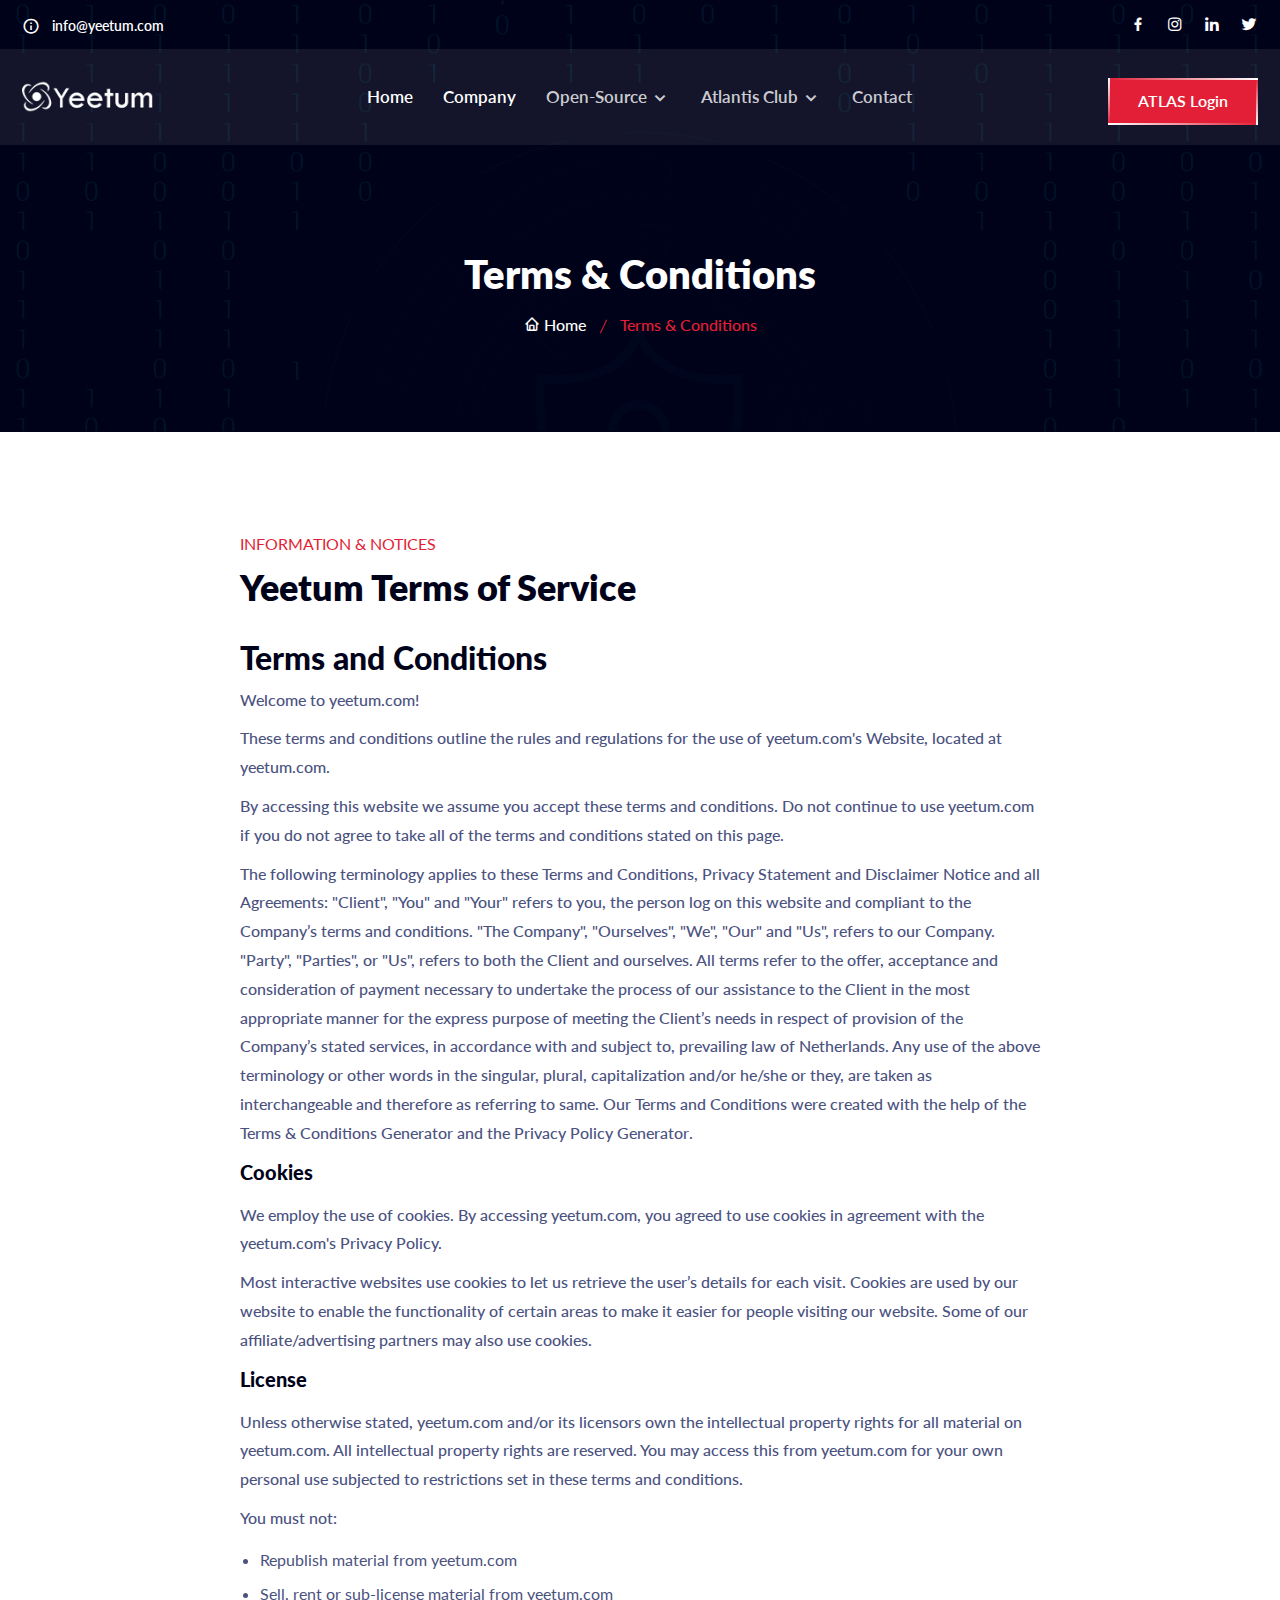
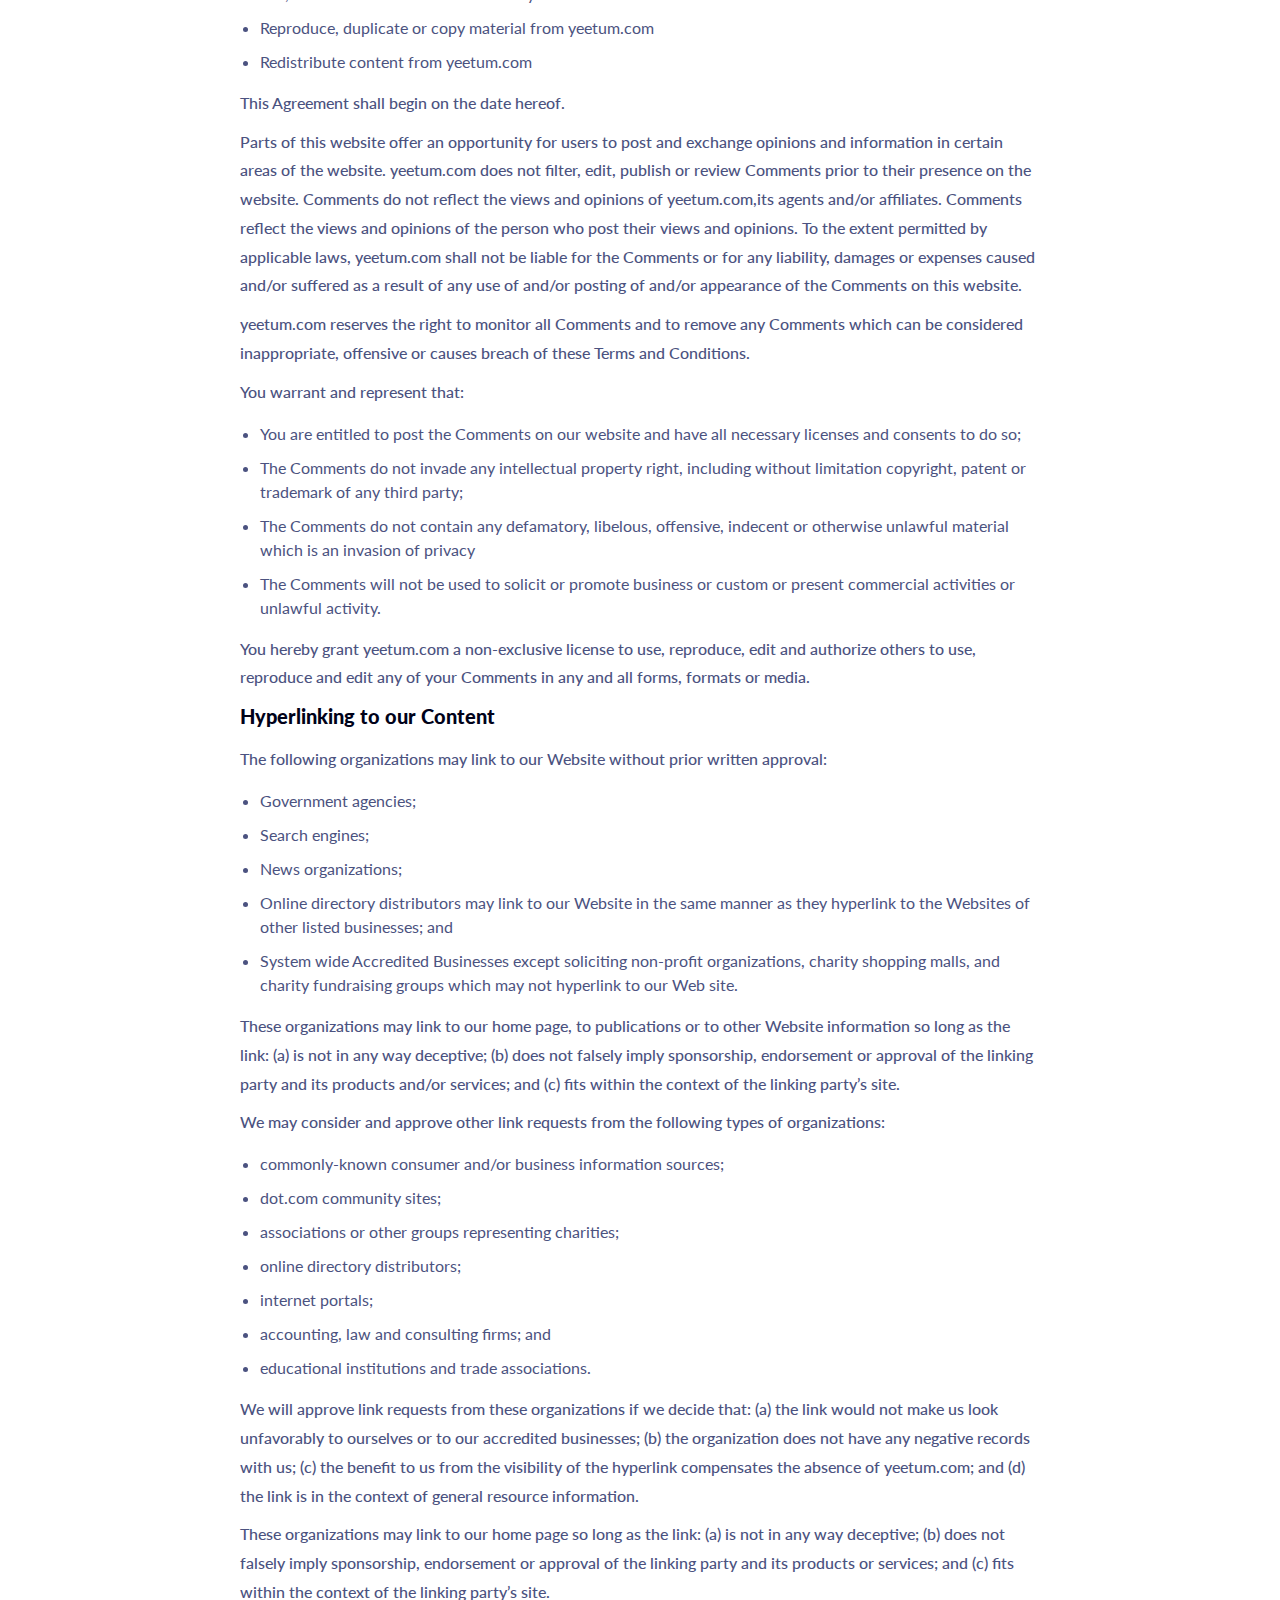
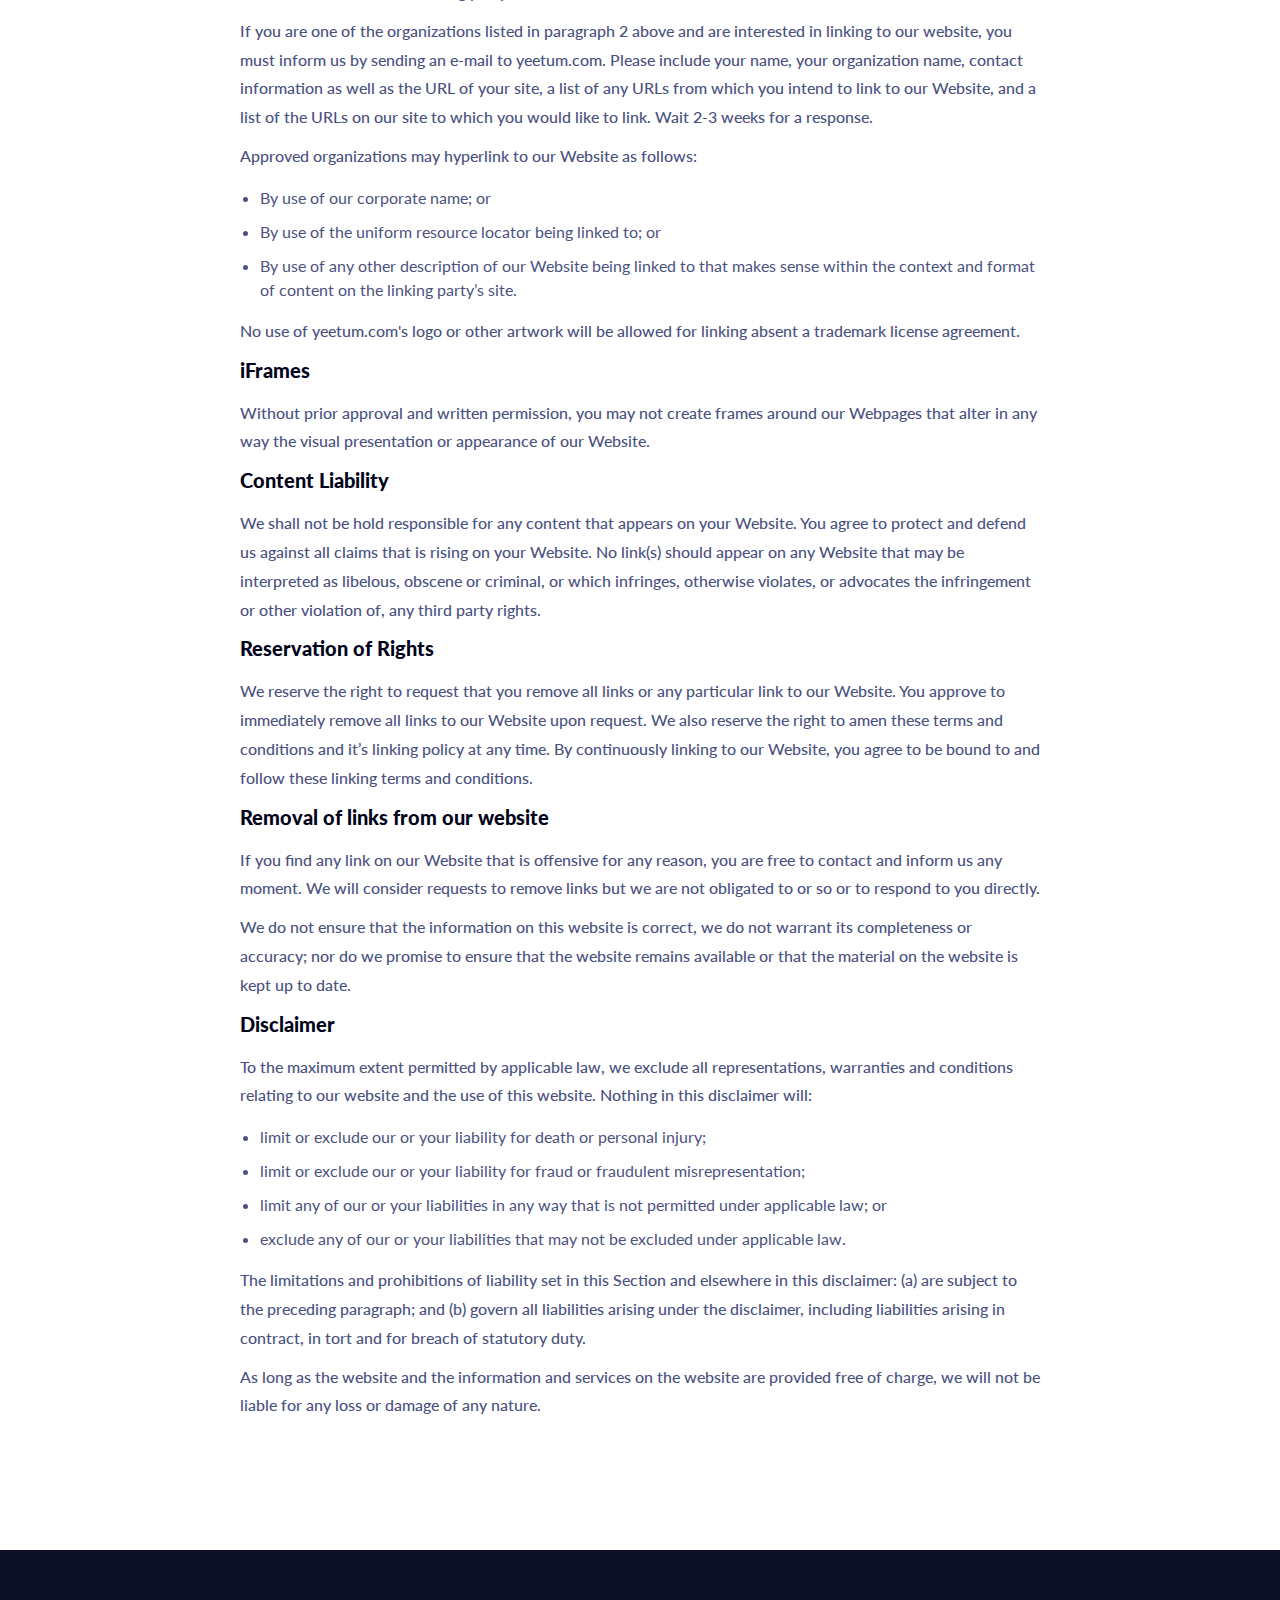
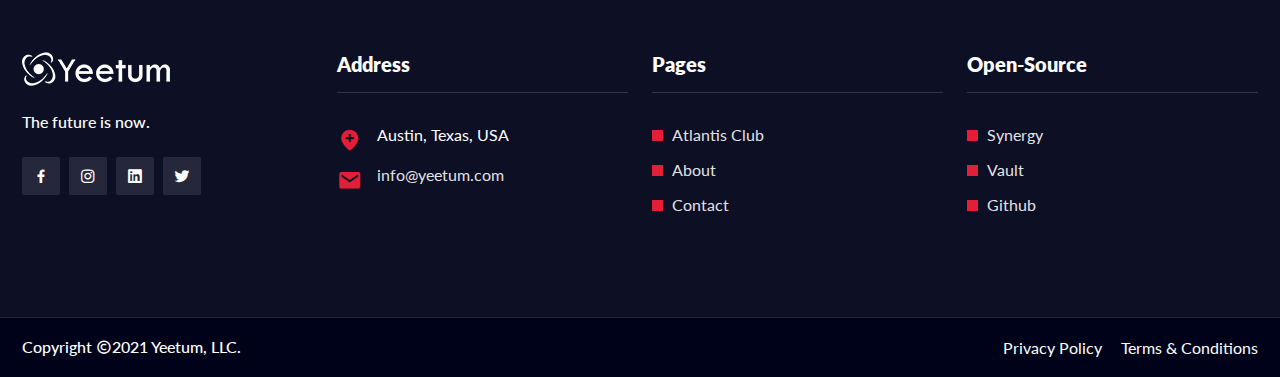
<file: terms-conditions.html>
<!doctype html>
<html lang="zxx">
    <head>
		<!-- Required meta tags -->
		<meta charset="utf-8">
		<meta name="viewport" content="width=device-width, initial-scale=1, shrink-to-fit=no">

		<!-- Links of CSS files -->
		<link rel="stylesheet" href="assets/css/bootstrap.min.css">
		<link rel="stylesheet" href="assets/css/owl.theme.default.min.css">
		<link rel="stylesheet" href="assets/css/owl.carousel.min.css">
		<link rel="stylesheet" href="assets/css/animate.min.css">
		<link rel="stylesheet" href="assets/css/boxicons.min.css"> 
		<link rel="stylesheet" href="assets/css/magnific-popup.min.css"> 
		<link rel="stylesheet" href="assets/css/flaticon.css">
		<link rel="stylesheet" href="assets/css/meanmenu.min.css">
		<link rel="stylesheet" href="assets/css/nice-select.min.css">
		<link rel="stylesheet" href="assets/css/odometer.min.css">
		<link rel="stylesheet" href="assets/css/style.css">
		<link rel="stylesheet" href="assets/css/responsive.css">
		<!-- Global site tag (gtag.js) - Google Analytics -->
		<script async src="https://www.googletagmanager.com/gtag/js?id=G-BGRCJKCJ70"></script>
		<script>
		  window.dataLayer = window.dataLayer || [];
		  function gtag(){dataLayer.push(arguments);}
		  gtag('js', new Date());
  
		  gtag('config', 'G-BGRCJKCJ70');
		</script>
		<!-- Favicon -->
		<link rel="icon" type="image/png" href="assets/img/favicon.png">
		<!-- Title -->
		<title>Yeetum - T&S</title>
    </head>

    <body>

		<!-- Start Preloader Area -->
		<div class="preloader">
            <div class="loader">
                <div class="loader-outter"></div>
                <div class="loader-inner"></div>

                <div class="indicator"> 
                    <svg width="16px" height="12px">
                        <polyline id="back" points="1 6 4 6 6 11 10 1 12 6 15 6"></polyline>
                        <polyline id="front" points="1 6 4 6 6 11 10 1 12 6 15 6"></polyline>
                    </svg>
                </div>
            </div>
        </div>
		<!-- End Preloader Area -->
		
		<!-- Start Header Area -->
		<header class="header-area">
			<!-- Start Top Header -->
			<div class="top-header top-header-four">
				<div class="container">
					<div class="row align-items-center">
						<div class="col-lg-6 col-sm-6">
							<ul class="header-left-content">
								<li>
									<i class="bx bx-info-circle"></i>
									<a href="mailto:info@yeetum.ai">info@yeetum.com</a>
								</li>
							</ul>
						</div>

						<div class="col-lg-6 col-sm-6">
							<ul class="header-right-content">
								<li>
									<a href="https://www.facebook.com/yeetosophy/" target="_blank">
										<i class="bx bxl-facebook"></i>
									</a>
								</li>
								<li>
									<a href="https://www.instagram.com/yeetumdotcom/" target="_blank">
										<i class="bx bxl-instagram"></i>
									</a>
								</li>
								<li>
									<a href="https://www.linkedin.com/company/yeetum/" target="_blank">
										<i class="bx bxl-linkedin"></i>
									</a>
								</li>
								<li>
									<a href="https://twitter.com/yeetumdotcom/" target="_blank">
										<i class="bx bxl-twitter"></i>
									</a>
								</li>
							</ul>
						</div>
					</div>
				</div>
			</div>
			<!-- Start Top Header -->
			
			<!-- Start Nav Area -->
			<div class="navbar-area navbar-area-four">
				<div class="mobile-nav">
					<div class="container">
						<a href="index.html" class="logo">
							<img src="assets/img/logo.png" alt="Logo">
						</a>
					</div>
				</div>

				<div class="main-nav">
					<div class="container">
						<nav class="navbar navbar-expand-md">
							<a class="navbar-brand" href="index.html">
								<img src="assets/img/logo.png" alt="Logo">
							</a>
							
							<div class="collapse navbar-collapse mean-menu">
								<ul class="navbar-nav m-auto">
									<li class="nav-item">
										<a href="index.html" class="nav-link active">
											Home
										</a>
									</li>
									
									<li class="nav-item">
										<a href="about.html" class="nav-link active">
											Company
										</a>
									</li>

									<li class="nav-item">
										<a href="#" class="nav-link">
											Open-Source
											<i class="bx bx-chevron-down"></i>
										</a>

										<ul class="dropdown-menu">
											<li class="nav-item">
												<a href="http://synergy.yeetum.com" class="nav-link">Synergy</a>
											</li>
											<li class="nav-item">
												<a href="https://vault.yeetum.com" class="nav-link">Vault</a>
											</li>
											<li class="nav-item">
												<a href="https://github.com/Yeetum" class="nav-link">Github</a>
											</li>
										</ul>
									</li>

									<li class="nav-item">
										<a href="#" class="nav-link">
											Atlantis Club
											<i class="bx bx-chevron-down"></i>
										</a>

										<ul class="dropdown-menu">
											<li class="nav-item">
												<a href="atlantisClub.html" class="nav-link">Membership</a>
											</li>

											<li class="nav-item">
												<a href="atlantis-details.html" class="nav-link">Service Details</a>
											</li>

											<li class="nav-item">
												<a href="faq.html" class="nav-link">FAQ</a>
											</li>
										</ul>
									</li>

									<li class="nav-item">
										<a href="https://synergy.yeetum.com" class="nav-link">Contact</a>
									</li>
								</ul>
								
								<div class="others-option">
									<div class="get-quote">
										<a href="coming-soon.html" class="default-btn">
											<span>ATLAS Login</span>
										</a>
									</div>
								</div>
							</div>
						</nav>
					</div>
				</div>
				
				<div class="others-option-for-responsive">
					<div class="container">
						<div class="dot-menu">
							<div class="inner">
								<div class="circle circle-one"></div>
								<div class="circle circle-two"></div>
								<div class="circle circle-three"></div>
							</div>
						</div>
						
						<div class="container">
							<div class="option-inner">
								<div class="others-option justify-content-center d-flex align-items-center">
									<div class="get-quote">
										<a href="coming-soon.html" class="default-btn">
											<span>ATLAS</span>
										</a>
									</div>
								</div>
							</div>
						</div>
					</div>
				</div>
			</div>
			<!-- End Nav Area -->
		</header>
		<!-- End Header Area -->

		<!-- Start Page Title Area -->
		<div class="page-title-area page-title-style-two">
			<div class="container">
				<div class="page-title-content">
					<h2>Terms & Conditions</h2>
					<ul>
						<li>
							<a href="index.html">
								<i class="bx bx-home"></i>
								Home 
							</a>
						</li>
						<li class="active">Terms & Conditions</li>
					</ul>
				</div>
			</div>
		</div>
		<!-- End Page Title Area -->

		<!-- Start Terms & Conditions Area -->
		<section class="terms-conditions-area ptb-100">
			<div class="container">
				<div class="terms-conditions">
					<div class="title">
						<span>Information & notices</span>
						<h2>Yeetum Terms of Service</h2>
					</div>

					<div class="conditions-content">
						<h2><strong>Terms and Conditions</strong></h2>

<p>Welcome to yeetum.com!</p>

<p>These terms and conditions outline the rules and regulations for the use of yeetum.com's Website, located at yeetum.com.</p>

<p>By accessing this website we assume you accept these terms and conditions. Do not continue to use yeetum.com if you do not agree to take all of the terms and conditions stated on this page.</p>

<p>The following terminology applies to these Terms and Conditions, Privacy Statement and Disclaimer Notice and all Agreements: "Client", "You" and "Your" refers to you, the person log on this website and compliant to the Company’s terms and conditions. "The Company", "Ourselves", "We", "Our" and "Us", refers to our Company. "Party", "Parties", or "Us", refers to both the Client and ourselves. All terms refer to the offer, acceptance and consideration of payment necessary to undertake the process of our assistance to the Client in the most appropriate manner for the express purpose of meeting the Client’s needs in respect of provision of the Company’s stated services, in accordance with and subject to, prevailing law of Netherlands. Any use of the above terminology or other words in the singular, plural, capitalization and/or he/she or they, are taken as interchangeable and therefore as referring to same. Our Terms and Conditions were created with the help of the <a href="https://www.privacypolicyonline.com/terms-conditions-generator/">Terms & Conditions Generator</a> and the <a href="https://www.generateprivacypolicy.com">Privacy Policy Generator</a>.</p>

<h3><strong>Cookies</strong></h3>

<p>We employ the use of cookies. By accessing yeetum.com, you agreed to use cookies in agreement with the yeetum.com's Privacy Policy.</p>

<p>Most interactive websites use cookies to let us retrieve the user’s details for each visit. Cookies are used by our website to enable the functionality of certain areas to make it easier for people visiting our website. Some of our affiliate/advertising partners may also use cookies.</p>

<h3><strong>License</strong></h3>

<p>Unless otherwise stated, yeetum.com and/or its licensors own the intellectual property rights for all material on yeetum.com. All intellectual property rights are reserved. You may access this from yeetum.com for your own personal use subjected to restrictions set in these terms and conditions.</p>

<p>You must not:</p>
<ul>
    <li>Republish material from yeetum.com</li>
    <li>Sell, rent or sub-license material from yeetum.com</li>
    <li>Reproduce, duplicate or copy material from yeetum.com</li>
    <li>Redistribute content from yeetum.com</li>
</ul>

<p>This Agreement shall begin on the date hereof.</p>

<p>Parts of this website offer an opportunity for users to post and exchange opinions and information in certain areas of the website. yeetum.com does not filter, edit, publish or review Comments prior to their presence on the website. Comments do not reflect the views and opinions of yeetum.com,its agents and/or affiliates. Comments reflect the views and opinions of the person who post their views and opinions. To the extent permitted by applicable laws, yeetum.com shall not be liable for the Comments or for any liability, damages or expenses caused and/or suffered as a result of any use of and/or posting of and/or appearance of the Comments on this website.</p>

<p>yeetum.com reserves the right to monitor all Comments and to remove any Comments which can be considered inappropriate, offensive or causes breach of these Terms and Conditions.</p>

<p>You warrant and represent that:</p>

<ul>
    <li>You are entitled to post the Comments on our website and have all necessary licenses and consents to do so;</li>
    <li>The Comments do not invade any intellectual property right, including without limitation copyright, patent or trademark of any third party;</li>
    <li>The Comments do not contain any defamatory, libelous, offensive, indecent or otherwise unlawful material which is an invasion of privacy</li>
    <li>The Comments will not be used to solicit or promote business or custom or present commercial activities or unlawful activity.</li>
</ul>

<p>You hereby grant yeetum.com a non-exclusive license to use, reproduce, edit and authorize others to use, reproduce and edit any of your Comments in any and all forms, formats or media.</p>

<h3><strong>Hyperlinking to our Content</strong></h3>

<p>The following organizations may link to our Website without prior written approval:</p>

<ul>
    <li>Government agencies;</li>
    <li>Search engines;</li>
    <li>News organizations;</li>
    <li>Online directory distributors may link to our Website in the same manner as they hyperlink to the Websites of other listed businesses; and</li>
    <li>System wide Accredited Businesses except soliciting non-profit organizations, charity shopping malls, and charity fundraising groups which may not hyperlink to our Web site.</li>
</ul>

<p>These organizations may link to our home page, to publications or to other Website information so long as the link: (a) is not in any way deceptive; (b) does not falsely imply sponsorship, endorsement or approval of the linking party and its products and/or services; and (c) fits within the context of the linking party’s site.</p>

<p>We may consider and approve other link requests from the following types of organizations:</p>

<ul>
    <li>commonly-known consumer and/or business information sources;</li>
    <li>dot.com community sites;</li>
    <li>associations or other groups representing charities;</li>
    <li>online directory distributors;</li>
    <li>internet portals;</li>
    <li>accounting, law and consulting firms; and</li>
    <li>educational institutions and trade associations.</li>
</ul>

<p>We will approve link requests from these organizations if we decide that: (a) the link would not make us look unfavorably to ourselves or to our accredited businesses; (b) the organization does not have any negative records with us; (c) the benefit to us from the visibility of the hyperlink compensates the absence of yeetum.com; and (d) the link is in the context of general resource information.</p>

<p>These organizations may link to our home page so long as the link: (a) is not in any way deceptive; (b) does not falsely imply sponsorship, endorsement or approval of the linking party and its products or services; and (c) fits within the context of the linking party’s site.</p>

<p>If you are one of the organizations listed in paragraph 2 above and are interested in linking to our website, you must inform us by sending an e-mail to yeetum.com. Please include your name, your organization name, contact information as well as the URL of your site, a list of any URLs from which you intend to link to our Website, and a list of the URLs on our site to which you would like to link. Wait 2-3 weeks for a response.</p>

<p>Approved organizations may hyperlink to our Website as follows:</p>

<ul>
    <li>By use of our corporate name; or</li>
    <li>By use of the uniform resource locator being linked to; or</li>
    <li>By use of any other description of our Website being linked to that makes sense within the context and format of content on the linking party’s site.</li>
</ul>

<p>No use of yeetum.com's logo or other artwork will be allowed for linking absent a trademark license agreement.</p>

<h3><strong>iFrames</strong></h3>

<p>Without prior approval and written permission, you may not create frames around our Webpages that alter in any way the visual presentation or appearance of our Website.</p>

<h3><strong>Content Liability</strong></h3>

<p>We shall not be hold responsible for any content that appears on your Website. You agree to protect and defend us against all claims that is rising on your Website. No link(s) should appear on any Website that may be interpreted as libelous, obscene or criminal, or which infringes, otherwise violates, or advocates the infringement or other violation of, any third party rights.</p>

<h3><strong>Reservation of Rights</strong></h3>

<p>We reserve the right to request that you remove all links or any particular link to our Website. You approve to immediately remove all links to our Website upon request. We also reserve the right to amen these terms and conditions and it’s linking policy at any time. By continuously linking to our Website, you agree to be bound to and follow these linking terms and conditions.</p>

<h3><strong>Removal of links from our website</strong></h3>

<p>If you find any link on our Website that is offensive for any reason, you are free to contact and inform us any moment. We will consider requests to remove links but we are not obligated to or so or to respond to you directly.</p>

<p>We do not ensure that the information on this website is correct, we do not warrant its completeness or accuracy; nor do we promise to ensure that the website remains available or that the material on the website is kept up to date.</p>

<h3><strong>Disclaimer</strong></h3>

<p>To the maximum extent permitted by applicable law, we exclude all representations, warranties and conditions relating to our website and the use of this website. Nothing in this disclaimer will:</p>

<ul>
    <li>limit or exclude our or your liability for death or personal injury;</li>
    <li>limit or exclude our or your liability for fraud or fraudulent misrepresentation;</li>
    <li>limit any of our or your liabilities in any way that is not permitted under applicable law; or</li>
    <li>exclude any of our or your liabilities that may not be excluded under applicable law.</li>
</ul>

<p>The limitations and prohibitions of liability set in this Section and elsewhere in this disclaimer: (a) are subject to the preceding paragraph; and (b) govern all liabilities arising under the disclaimer, including liabilities arising in contract, in tort and for breach of statutory duty.</p>

<p>As long as the website and the information and services on the website are provided free of charge, we will not be liable for any loss or damage of any nature.</p>
		</section>
		<!-- End Terms & Conditions Area -->

		<!-- Start Footer Area -->
		<footer class="footer-area pt-100 pb-70 jarallax" data-jarallax='{"speed": 0.3}'>
			<div class="container">
				<div class="row">
					<div class="col-lg-3 col-md-6">
						<div class="single-footer-widget">
							<a href="index.html" class="logo">
								<img src="assets/img/logo.png" alt="Image">
							</a>

							<p>The future is now.</p>

							<ul class="social-icon">
								<li>
									<a href="https://www.facebook.com/yeetosophy/">
										<i class="bx bxl-facebook"></i>
									</a>
								</li>
								<li>
									<a href="https://www.instagram.com/yeetumdotcom/">
										<i class="bx bxl-instagram"></i>
									</a>
								</li>
								<li>
									<a href="https://www.linkedin.com/company/yeetum/">
										<i class="bx bxl-linkedin-square"></i>
									</a>
								</li>
								<li>
									<a href="https://twitter.com/yeetumdotcom/">
										<i class="bx bxl-twitter"></i>
									</a>
								</li>
							</ul>
						</div>
					</div>

					<div class="col-lg-3 col-md-6">
						<div class="single-footer-widget">
							<h3>Address</h3>

							<ul class="address">
								<li class="location">
									<i class="bx bxs-location-plus"></i>
									Austin, Texas, USA
								</li>
								<li>
									<i class="bx bxs-envelope"></i>
									<a href="mailto:info@yeetum.com">info@yeetum.com</a>
								</li>
							</ul>
						</div>
					</div>

					<div class="col-lg-3 col-md-6">
						<div class="single-footer-widget">
							<h3>Pages</h3>

							<ul class="import-link">
								<li>
									<a href="atlantisClub.html">Atlantis Club</a>
								</li>
								<li>
									<a href="about.html">About</a>
								</li>
								<li>
									<a href="contact.html">Contact</a>
								</li>
							</ul>
						</div>
					</div>

					<div class="col-lg-3 col-md-6">
						<div class="single-footer-widget">
							<h3>Open-Source</h3>

							<ul class="import-link">
								<li>
									<a href="http://synergy.yeetum.com">Synergy</a>
								</li>
								<li>
									<a href="https://vault.yeetum.com">Vault</a>
								</li>
								<li>
									<a href="https://github.com/Yeetum">Github</a>
								</li>
							</ul>
						</div>
					</div>
				</div>
			</div>
		</footer>
		<!-- End Footer Area -->

		<!-- Start Copy Right Area -->
		<div class="copy-right-area">
			<div class="container">
				<div class="row align-items-center">
					<div class="col-lg-6 col-md-6">
						<p>
							Copyright <i class="bx bx-copyright"></i>2021 Yeetum, LLC.
						</p>
					</div>

					<div class="col-lg-6 col-md-6">
						<ul class="footer-menu">
							<li>
								<a href="privacy-policy.html" target="_blank">
									Privacy Policy
								</a>
							</li>
							<li>
								<a href="terms-conditions.html" target="_blank">
									Terms & Conditions
								</a>
							</li>
						</ul>
					</div>
				</div>
			</div>
		</div>
		<!-- End Copy Right Area -->
		
		<!-- Start Go Top Area -->
		<div class="go-top">
			<i class="bx bx-chevrons-up"></i>
			<i class="bx bx-chevrons-up"></i>
		</div>
		<!-- End Go Top Area -->
		

       <!-- Links of JS files -->
        <script src="assets/js/jquery.min.js"></script>
        <script src="assets/js/bootstrap.bundle.min.js"></script>
		<script src="assets/js/meanmenu.min.js"></script>
		<script src="assets/js/owl.carousel.min.js"></script>
		<script src="assets/js/nice-select.min.js"></script>
		<script src="assets/js/magnific-popup.min.js"></script>
		<script src="assets/js/jarallax.min.js"></script>
        <script src="assets/js/appear.min.js"></script>
		<script src="assets/js/odometer.min.js"></script>
		<script src="assets/js/smoothscroll.min.js"></script>
		<script src="assets/js/form-validator.min.js"></script>
		<script src="assets/js/contact-form-script.js"></script>
		<script src="assets/js/ajaxchimp.min.js"></script>
        <script src="assets/js/wow.min.js"></script>
		<script src="assets/js/custom.js"></script>
    </body>
</html>
</file>
<file: assets/css/flaticon.css>
/*
  	Flaticon icon font: Flaticon
  	Creation date: 15/09/2020 04:46
  	*/

@font-face {
    font-family: "Flaticon";
    src: url("../../assets/fonts/Flaticon.eot");
    src: url("../../assets/fonts/Flaticon.eot?#iefix") format("embedded-opentype"),
        url("../../assets/fonts/Flaticon.woff2") format("woff2"),
        url("../../assets/fonts/Flaticon.woff") format("woff"),
        url("../../assets/fonts/Flaticon.ttf") format("truetype"),
        url("../../assets/fonts/Flaticon.svg#Flaticon") format("svg");
    font-weight: normal;
    font-style: normal;
}

@media screen and (-webkit-min-device-pixel-ratio:0) {
    @font-face {
        font-family: "Flaticon";
        src: url("../../assets/fonts/Flaticon.svg#Flaticon") format("svg");
    }
}

[class^="flaticon-"]:before, [class*=" flaticon-"]:before,
[class^="flaticon-"]:after, [class*=" flaticon-"]:after {   
    font-family: Flaticon;
    font-style: normal;
}

.flaticon-left-arrow:before { content: "\f100"; }
.flaticon-right-arrow:before { content: "\f101"; }
.flaticon-play-button:before { content: "\f102"; }
.flaticon-clock:before { content: "\f103"; }
.flaticon-call:before { content: "\f104"; }
.flaticon-cyber-security:before { content: "\f105"; }
.flaticon-testing:before { content: "\f106"; }
.flaticon-innovation:before { content: "\f107"; }
.flaticon-cybercrime:before { content: "\f108"; }
.flaticon-threat:before { content: "\f109"; }
.flaticon-cyber-security-1:before { content: "\f10a"; }
.flaticon-password:before { content: "\f10b"; }
.flaticon-authentication:before { content: "\f10c"; }
.flaticon-web-protection:before { content: "\f10d"; }
.flaticon-reliability:before { content: "\f10e"; }
.flaticon-cyber:before { content: "\f10f"; }
.flaticon-application:before { content: "\f110"; }
.flaticon-quote:before { content: "\f111"; }
.flaticon-database:before { content: "\f112"; }
.flaticon-security:before { content: "\f113"; }
.flaticon-security-1:before { content: "\f114"; }
.flaticon-pin:before { content: "\f115"; }
.flaticon-email:before { content: "\f116"; }
.flaticon-user:before { content: "\f117"; }
.flaticon-worldwide:before { content: "\f118"; }
.flaticon-key:before { content: "\f119"; }
.flaticon-padlock:before { content: "\f11a"; }
.flaticon-www:before { content: "\f11b"; }
.flaticon-url:before { content: "\f11c"; }
.flaticon-bug:before { content: "\f11d"; }
.flaticon-antivirus:before { content: "\f11e"; }
</file>
<file: assets/css/style.css>
/*
@File: Seqty Template Styles

* This file contains the styling for the actual template, this
is the file you need to edit to change the look of the template.

This files table contents are outlined below>>>>>

******************************************* 
** - DEFAULT AREA STYLE - **

** - Default Btn Area Style
** - Read More Area Style
** - Section Title Area Style

** - HOME PAGE STYLE - **

** - Header Area Style
** - Navbar Area Style
** - Mobile Navbar Area Style
** - Banner Area Style
** - Feature Area Style
** - Our Approach Area Style
** - Our Challenges Area Style
** - Services Area Style
** - Solution Area Style
** - Get In Touch Area Style
** - Protect Area Style
** - Testimonials Area Style
** - Partner Area Style
** - Blog Area Style
** - Footer Top Area Style
** - Copy Right Area Style
** - About Area Style
** - Pricing Area Style
** - Counter Area Style
** - Team Area Style
** - Approach Area Style
** - Safety Area Style

** - OTHER STYLE AREA - **

** - Preloader Area Style
** - Go Top Style
** - Video wave Style
** - Section Title Area Style
** - Nice select Area

*******************************************
/*

/*
Default Style
============================*/
@import url("https://fonts.googleapis.com/css2?family=Lato:ital,wght@0,300;0,400;0,700;0,900;1,300;1,400&display=swap");
body {
  font-size: 16px;
  font-family: "Lato", sans-serif;
  color: #4b5280;
}

body.body-color-three {
  background-color: #f5f7fa;
}

.container {
  max-width: 1260px;
}

a {
  display: inline-block;
  -webkit-transition: all ease 0.5s;
  transition: all ease 0.5s;
  text-decoration: none;
  color: #4b5280;
}

a:hover {
  text-decoration: none;
  color: #e21f36;
}

a:focus {
  text-decoration: none;
}

button {
  outline: 0 !important;
  -webkit-box-shadow: none;
          box-shadow: none;
  border: none;
}

button:focus {
  -webkit-box-shadow: none;
          box-shadow: none;
}

.h1, .h2, .h3, .h4, .h5, .h6, h1, h2, h3, h4, h5, h6 {
  color: #000219;
  font-weight: 800;
}

h3 {
  font-size: 20px;
  line-height: 1.4;
}

.d-table {
  width: 100%;
  height: 100%;
}

.d-table-cell {
  vertical-align: middle;
}

p {
  font-size: 16px;
  margin-bottom: 15px;
  line-height: 1.8;
  font-weight: 500;
}

p:last-child {
  margin-bottom: 0;
}

img {
  max-width: 100%;
  height: auto;
}

ul {
  list-style: none;
  padding: 0;
  margin: 0;
}

.form-control {
  height: 50px;
  color: #e21f36;
  border: 1px solid #ebebeb;
  background-color: transparent;
  border-radius: 0;
  font-size: 16px;
  padding: 10px 20px;
  width: 100%;
}

.form-control::-webkit-input-placeholder {
  color: #676a6a;
}

.form-control:-ms-input-placeholder {
  color: #676a6a;
}

.form-control::-ms-input-placeholder {
  color: #676a6a;
}

.form-control::placeholder {
  color: #676a6a;
}

.form-control:focus {
  color: #000000;
  background-color: transparent;
  -webkit-box-shadow: unset;
          box-shadow: unset;
  outline: 0;
  border: 1px solid #e21f36;
}

.form-control:hover:focus, .form-control:focus {
  -webkit-box-shadow: unset;
          box-shadow: unset;
}

textarea.form-control {
  height: auto;
}

.ptb-100 {
  padding-top: 100px;
  padding-bottom: 100px;
}

.ptb-70 {
  padding-top: 70px;
  padding-bottom: 70px;
}

.pt-100 {
  padding-top: 100px;
}

.pb-100 {
  padding-bottom: 100px;
}

.pt-70 {
  padding-top: 70px;
}

.pb-70 {
  padding-bottom: 70px;
}

.mt-100 {
  margin-top: 100px;
}

.mt-minus-100 {
  margin-top: -100px;
}

.mt-30 {
  margin-top: 30px;
}

.mb-30 {
  margin-bottom: 30px;
}

/*
Bg-color Style*/
.bg-color {
  background-color: #f9fafb;
}

.white-bg {
  background-color: #ffffff;
}

/*
Default Btn Area Style*/
.default-btn {
  z-index: 1;
  font-weight: 600;
  font-size: 16px;
  color: #ffffff;
  padding: 15px 30px 16px;
  line-height: 1;
  -webkit-transition: all ease 0.5s;
  transition: all ease 0.5s;
  text-align: center;
  background-color: #e21f36;
  position: relative;
  overflow: hidden;
}

.default-btn span::before {
  content: "";
  position: absolute;
  top: 0;
  left: 0;
  width: 2px;
  height: 100%;
  background: -webkit-gradient(linear, left top, left bottom, from(#ffffff), to(transparent));
  background: linear-gradient(top, #ffffff, transparent);
  -webkit-animation: top 2s linear infinite;
          animation: top 2s linear infinite;
  -webkit-animation-delay: 1s;
          animation-delay: 1s;
}

.default-btn span::after {
  content: "";
  position: absolute;
  bottom: 0;
  right: 0;
  width: 2px;
  height: 100%;
  background: -webkit-gradient(linear, left bottom, left top, from(#ffffff), to(transparent));
  background: linear-gradient(bottom, #ffffff, transparent);
  -webkit-animation: bottom 2s linear infinite;
          animation: bottom 2s linear infinite;
  -webkit-animation-delay: 1s;
          animation-delay: 1s;
}

.default-btn::before {
  content: "";
  position: absolute;
  top: 0;
  left: 0;
  width: 100%;
  height: 2px;
  background: -webkit-gradient(linear, right top, left top, from(#ffffff), to(transparent));
  background: linear-gradient(right, #ffffff, transparent);
  -webkit-animation: right 2s linear infinite;
          animation: right 2s linear infinite;
}

.default-btn::after {
  content: "";
  position: absolute;
  bottom: 0;
  left: 0;
  width: 100%;
  height: 2px;
  background: -webkit-gradient(linear, left top, right top, from(#ffffff), to(transparent));
  background: linear-gradient(left, #ffffff, transparent);
  -webkit-animation: left 2s linear infinite;
          animation: left 2s linear infinite;
}

.default-btn:hover {
  background-color: #ff5a00;
  color: #ffffff;
}

@-webkit-keyframes left {
  0% {
    -webkit-transform: translateX(100%);
            transform: translateX(100%);
  }
  100% {
    -webkit-transform: translateX(-100%);
            transform: translateX(-100%);
  }
}

@keyframes left {
  0% {
    -webkit-transform: translateX(100%);
            transform: translateX(100%);
  }
  100% {
    -webkit-transform: translateX(-100%);
            transform: translateX(-100%);
  }
}

@-webkit-keyframes right {
  0% {
    -webkit-transform: translateX(-100%);
            transform: translateX(-100%);
  }
  100% {
    -webkit-transform: translateX(100%);
            transform: translateX(100%);
  }
}

@keyframes right {
  0% {
    -webkit-transform: translateX(-100%);
            transform: translateX(-100%);
  }
  100% {
    -webkit-transform: translateX(100%);
            transform: translateX(100%);
  }
}

@-webkit-keyframes top {
  0% {
    -webkit-transform: translateY(100%);
            transform: translateY(100%);
  }
  100% {
    -webkit-transform: translateY(-100%);
            transform: translateY(-100%);
  }
}

@keyframes top {
  0% {
    -webkit-transform: translateY(100%);
            transform: translateY(100%);
  }
  100% {
    -webkit-transform: translateY(-100%);
            transform: translateY(-100%);
  }
}

@-webkit-keyframes bottom {
  0% {
    -webkit-transform: translateY(-100%);
            transform: translateY(-100%);
  }
  100% {
    -webkit-transform: translateY(100%);
            transform: translateY(100%);
  }
}

@keyframes bottom {
  0% {
    -webkit-transform: translateY(-100%);
            transform: translateY(-100%);
  }
  100% {
    -webkit-transform: translateY(100%);
            transform: translateY(100%);
  }
}

/*
Read More Btn Area Style*/
.read-more {
  font-weight: 600;
  font-size: 15px;
  color: #e21f36;
}

.read-more i {
  position: relative;
  position: relative;
  top: 1.7px;
  margin-left: 5px;
}

.read-more:hover {
  color: #e21f36;
}

/*
Section Title Area Style*/
.section-title {
  max-width: 750px;
  margin: -5px auto 50px;
  text-align: center;
  position: relative;
}

.section-title span {
  display: block;
  margin-bottom: 12px;
  color: #e21f36;
  font-weight: 600;
}

.section-title h2 {
  font-size: 40px;
  margin-bottom: 15px;
  position: relative;
  line-height: 1.4;
}

.section-title h2:last-child {
  margin-bottom: 0;
}

.section-title.white-title span {
  color: #ffffff;
}

.section-title.white-title h2 {
  color: #ffffff;
}

.section-title.white-title p {
  color: #ffffff;
}

/*
Header Area Style
======================================================*/
.header-area {
  position: absolute;
  top: 0;
  left: 0;
  right: 0;
  width: 100%;
  z-index: 999;
}

.header-area.p-relative {
  position: relative;
}

.top-header {
  background-color: #e21f36;
  padding-top: 15px;
  padding-bottom: 15px;
}

.top-header .header-left-content {
  line-height: 1;
}

.top-header .header-left-content li {
  display: inline-block;
  margin-right: 30px;
  color: #999999;
  font-size: 14px;
  position: relative;
  padding-left: 30px;
  font-weight: 600;
}

.top-header .header-left-content li:last-child {
  margin-right: 0;
}

.top-header .header-left-content li i {
  color: #ffffff;
  display: inline-block;
  margin-right: 10px;
  font-size: 18px;
  position: absolute;
  top: -2px;
  left: 0;
}

.top-header .header-left-content li a {
  display: block;
  color: #ffffff;
}

.top-header .header-left-content li a:hover {
  color: #ffffff;
}

.top-header .header-right-content {
  line-height: 1;
  text-align: right;
}

.top-header .header-right-content li {
  display: inline-block;
  margin-right: 15px;
}

.top-header .header-right-content li:last-child {
  margin-right: 0;
}

.top-header .header-right-content li a i {
  color: #ffffff;
  display: inline-block;
  font-size: 18px;
  -webkit-transition: all ease 0.5s;
  transition: all ease 0.5s;
  text-align: center;
}

.top-header .header-right-content li a:hover i {
  color: #ffffff;
}

.top-header.bg-dark {
  background-color: #000000 !important;
}

.top-header.top-header-three .header-left-content li {
  color: #000219;
}

.top-header.top-header-three .header-left-content li i {
  color: #e21f36;
}

.top-header.top-header-three .header-left-content li a {
  color: #000219;
}

.top-header.top-header-three .header-left-content li a:hover {
  color: #e21f36;
}

.top-header.top-header-three .header-right-content li a i {
  color: #000219;
}

.top-header.top-header-three .header-right-content li a:hover i {
  color: #e21f36;
}

.top-header.top-header-four {
  background-color: transparent;
}

.top-header.top-header-five {
  background-color: transparent;
}

/*
Navbar Area Style
======================================================*/
.navbar-area {
  background-color: rgba(255, 255, 255, 0.08);
}

.navbar-area .main-nav {
  padding-top: 0;
  padding-bottom: 0;
}

.navbar-area .main-nav .navbar {
  padding: 0;
}

.navbar-area .main-nav .navbar .navbar-brand {
  font-size: 0;
  padding: 0;
}

.navbar-area .main-nav nav .navbar-nav .nav-item {
  position: relative;
  padding: 0 0;
}

.navbar-area .main-nav nav .navbar-nav .nav-item a {
  font-size: 17px;
  font-weight: 600;
  color: rgba(255, 255, 255, 0.8);
  text-transform: capitalize;
  -webkit-transition: all ease 0.5s;
  transition: all ease 0.5s;
  margin-left: 0;
  margin-right: 0;
  padding: 35px 0;
  position: relative;
  z-index: 1;
  margin: 0 15px;
}

.navbar-area .main-nav nav .navbar-nav .nav-item a i {
  font-size: 22px;
  line-height: 0;
  position: relative;
  top: 4px;
  margin-left: -2px;
}

.navbar-area .main-nav nav .navbar-nav .nav-item a:hover {
  color: #ffffff;
}

.navbar-area .main-nav nav .navbar-nav .nav-item a.active {
  color: #ffffff;
}

.navbar-area .main-nav nav .navbar-nav .nav-item .dropdown-menu {
  position: absolute;
  top: 100%;
  left: 15px;
  opacity: 0;
  width: 250px;
  visibility: hidden;
  z-index: 99;
  display: block;
  padding: 0;
  background-color: #ffffff;
  border: none;
  border-radius: 0;
  -webkit-transition: all 0.2s ease-in-out;
  transition: all 0.2s ease-in-out;
  -webkit-box-shadow: 0 0 20px 3px rgba(0, 0, 0, 0.05);
          box-shadow: 0 0 20px 3px rgba(0, 0, 0, 0.05);
  border-top: 2px solid #e21f36;
}

.navbar-area .main-nav nav .navbar-nav .nav-item .dropdown-menu li {
  position: relative;
  padding: 0;
}

.navbar-area .main-nav nav .navbar-nav .nav-item .dropdown-menu li a {
  font-size: 15.5px;
  color: #000219;
  position: relative;
  padding: 10px 15px;
  border-bottom: 1px dashed #eeeeee;
  margin-left: 0;
  margin-right: 0;
  text-transform: capitalize;
  display: block;
  font-weight: 600;
}

.navbar-area .main-nav nav .navbar-nav .nav-item .dropdown-menu li a i {
  float: right;
  top: 12px;
  -webkit-transition: all ease 0.5s;
  transition: all ease 0.5s;
  font-size: 20px;
}

.navbar-area .main-nav nav .navbar-nav .nav-item .dropdown-menu li a::before {
  display: none;
}

.navbar-area .main-nav nav .navbar-nav .nav-item .dropdown-menu li a:hover {
  color: #e21f36;
}

.navbar-area .main-nav nav .navbar-nav .nav-item .dropdown-menu li a.active {
  color: #e21f36;
}

.navbar-area .main-nav nav .navbar-nav .nav-item .dropdown-menu li .dropdown-menu {
  left: 100%;
  top: 0;
}

.navbar-area .main-nav nav .navbar-nav .nav-item .dropdown-menu li:last-child a {
  border-bottom: none;
}

.navbar-area .main-nav nav .navbar-nav .nav-item .dropdown-menu li .dropdown-menu {
  position: absolute;
  left: -98%;
  top: 20px !important;
  opacity: 0 !important;
  visibility: hidden !important;
}

.navbar-area .main-nav nav .navbar-nav .nav-item .dropdown-menu li .dropdown-menu li .dropdown-menu {
  position: absolute;
  right: -100%;
  top: 0;
  opacity: 0 !important;
  visibility: hidden !important;
}

.navbar-area .main-nav nav .navbar-nav .nav-item .dropdown-menu li .dropdown-menu li a {
  color: #000219;
  text-transform: capitalize;
  font-weight: 600;
}

.navbar-area .main-nav nav .navbar-nav .nav-item .dropdown-menu li .dropdown-menu li a:hover {
  color: #e21f36;
}

.navbar-area .main-nav nav .navbar-nav .nav-item .dropdown-menu li .dropdown-menu li a:focus {
  color: #e21f36;
}

.navbar-area .main-nav nav .navbar-nav .nav-item .dropdown-menu li .dropdown-menu li a.active {
  color: #e21f36;
}

.navbar-area .main-nav nav .navbar-nav .nav-item .dropdown-menu li:hover .dropdown-menu {
  opacity: 1 !important;
  visibility: visible !important;
  top: -4px !important;
}

.navbar-area .main-nav nav .navbar-nav .nav-item .dropdown-menu li:hover .dropdown-menu li:hover .dropdown-menu {
  opacity: 1 !important;
  visibility: visible !important;
  top: -20px !important;
}

.navbar-area .main-nav nav .navbar-nav .nav-item .dropdown-menu:last-child .dropdown-menu {
  left: auto;
  right: -100%;
}

.navbar-area .main-nav nav .navbar-nav .nav-item:hover ul {
  opacity: 1;
  visibility: visible;
  margin-top: 0;
}

.navbar-area .others-option .get-quote {
  display: inline-block;
  position: relative;
  top: 7.5px;
}

.navbar-area .others-option .cart-icon {
  top: 0;
  display: inline-block;
  margin-right: 40px;
  position: relative;
}

.navbar-area .others-option .cart-icon a i {
  font-size: 30px;
  -webkit-transition: all ease 0.5s;
  transition: all ease 0.5s;
  line-height: 1;
  line-height: 50px;
  text-align: center;
  display: inline-block;
  color: #ffffff;
  border-radius: 50px;
}

.navbar-area .others-option .cart-icon a span {
  position: absolute;
  top: 5px;
  right: -10px;
  width: 15px;
  height: 15px;
  line-height: 15px;
  background-color: #e21f36;
  border-radius: 50%;
  text-align: center;
  color: #ffffff;
  font-size: 11px;
}

.navbar-area .others-option .cart-icon a:hover i {
  color: #e21f36;
}

.navbar-area.navbar-area-two {
  background-color: #ffffff;
}

.navbar-area.navbar-area-two .main-nav nav .navbar-nav .nav-item a {
  color: #000000;
}

.navbar-area.navbar-area-two .main-nav nav .navbar-nav .nav-item a:hover {
  color: #e21f36;
}

.navbar-area.navbar-area-two .main-nav nav .navbar-nav .nav-item a.active {
  color: #e21f36;
}

.navbar-area.navbar-area-two .main-nav nav .navbar-nav .nav-item .dropdown-menu li a {
  color: #000219;
}

.navbar-area.navbar-area-two .main-nav nav .navbar-nav .nav-item .dropdown-menu li a:hover {
  color: #e21f36;
}

.navbar-area.navbar-area-two .main-nav nav .navbar-nav .nav-item .dropdown-menu li a.active {
  color: #e21f36;
}

.navbar-area.navbar-area-two .main-nav nav .navbar-nav .nav-item .dropdown-menu li .dropdown-menu li a {
  color: #000219;
}

.navbar-area.navbar-area-two .main-nav nav .navbar-nav .nav-item .dropdown-menu li .dropdown-menu li a:hover {
  color: #e21f36;
}

.navbar-area.navbar-area-two .main-nav nav .navbar-nav .nav-item .dropdown-menu li .dropdown-menu li a:focus {
  color: #e21f36;
}

.navbar-area.navbar-area-two .main-nav nav .navbar-nav .nav-item .dropdown-menu li .dropdown-menu li a.active {
  color: #e21f36;
}

.navbar-area.navbar-area-two .others-option .cart-icon a i {
  color: #000000;
}

.navbar-area.navbar-area-two .others-option .cart-icon a:hover i {
  color: #e21f36;
}

.navbar-area.navbar-area-two.is-sticky {
  background-color: #ffffff !important;
}

.navbar-area.navbar-area-four .others-option .cart-icon {
  margin-left: 30px;
  margin-right: 10px;
}

.navbar-area.navbar-area-five {
  background-color: rgba(0, 2, 25, 0.6);
}

.navbar-area.navbar-area-five .others-option .cart-icon {
  margin-left: 30px;
  margin-right: 10px;
}

.navbar-area.is-sticky {
  position: fixed;
  top: 0;
  left: 0;
  width: 100%;
  z-index: 999;
  -webkit-box-shadow: 0 0 20px 3px rgba(0, 0, 0, 0.05);
          box-shadow: 0 0 20px 3px rgba(0, 0, 0, 0.05);
  background-color: #000219;
  -webkit-animation: 500ms ease-in-out 0s normal none 1 running fadeInDown;
          animation: 500ms ease-in-out 0s normal none 1 running fadeInDown;
}

/*
Mobile Navbar Area Style
======================================================*/
.mobile-nav {
  display: none;
}

@media only screen and (max-width: 991px) {
  .mobile-nav {
    display: block;
    position: relative;
  }
  .mobile-nav .logo {
    text-decoration: none;
    position: absolute;
    top: 10px;
    z-index: 999;
    left: 15px;
    color: #ffffff;
    font-weight: bold;
    text-transform: uppercase;
    font-size: 20px;
    max-width: 145px;
  }
  .mobile-nav nav .navbar-nav {
    height: 300px;
    overflow-y: scroll !important;
  }
  .mobile-nav nav .navbar-nav .nav-item a i {
    display: none;
  }
  .mean-container .mean-bar {
    background-color: rgba(255, 255, 255, 0.08);
    height: 70px;
    padding: 0;
    border-bottom: 1px solid #000000;
    border-top: 1px solid #000000;
  }
  .mean-container .mean-nav {
    margin-top: 70px;
  }
  .mean-container .mean-nav ul li a:hover {
    color: #e21f36;
  }
  .mean-container .mean-nav ul li a.active {
    color: #e21f36;
  }
  .mean-container a.meanmenu-reveal {
    padding: 23px 15px 0 0;
    color: #ffffff;
  }
  .mean-container a.meanmenu-reveal span {
    background-color: #ffffff;
    position: relative;
    top: 8px;
    margin-top: -5px;
    border-radius: 0;
  }
  .main-nav {
    display: none !important;
  }
  .navbar-area .others-option {
    display: none;
  }
  .navbar-area .others-option .get-quote {
    top: 4.5px;
  }
  .navbar-area .others-option .cart-icon {
    margin-right: 10px;
    margin-left: 20px;
  }
  .navbar-area.is-sticky .mean-container .mean-bar {
    background-color: #000000;
    border: none;
  }
  .navbar-area.navbar-area-two .mean-container .mean-bar {
    background-color: #ffffff;
    border: none;
  }
  .navbar-area.navbar-area-two .mean-container a.meanmenu-reveal {
    color: #000000;
  }
  .navbar-area.navbar-area-two .mean-container a.meanmenu-reveal span {
    background-color: #000000;
  }
  .navbar-area.navbar-area-two .others-option-for-responsive .dot-menu .inner .circle {
    background-color: #000000;
  }
  .top-header.top-header-three .appointment {
    display: none;
  }
}

/*
Others Option For Responsive Area Style
======================================================*/
.others-option-for-responsive {
  display: none;
}

.others-option-for-responsive .dot-menu {
  padding: 0 10px;
  height: 30px;
  cursor: pointer;
  z-index: 9991;
  position: absolute;
  right: 60px;
  top: 21px;
}

.others-option-for-responsive .dot-menu .inner {
  display: -webkit-box;
  display: -ms-flexbox;
  display: flex;
  -webkit-box-align: center;
      -ms-flex-align: center;
          align-items: center;
  height: 30px;
}

.others-option-for-responsive .dot-menu .inner .circle {
  height: 5px;
  width: 5px;
  border-radius: 100%;
  margin: 0 2px;
  -webkit-transition: all ease 0.5s;
  transition: all ease 0.5s;
  background-color: #ffffff;
}

.others-option-for-responsive .dot-menu:hover .inner .circle {
  background-color: #e21f36;
}

.others-option-for-responsive .container {
  position: relative;
}

.others-option-for-responsive .container .container {
  position: absolute;
  right: 0;
  top: 10px;
  max-width: 262px;
  margin: auto;
  opacity: 0;
  visibility: hidden;
  -webkit-box-shadow: 0 0 20px 3px rgba(0, 0, 0, 0.05);
          box-shadow: 0 0 20px 3px rgba(0, 0, 0, 0.05);
  -webkit-transition: all ease 0.5s;
  transition: all ease 0.5s;
  z-index: 2;
  padding-left: 15px;
  padding-right: 15px;
}

.others-option-for-responsive .container .container.active {
  opacity: 1;
  visibility: visible;
}

.others-option-for-responsive .option-inner {
  -webkit-box-shadow: 0 0 20px 3px rgba(0, 0, 0, 0.05);
          box-shadow: 0 0 20px 3px rgba(0, 0, 0, 0.05);
  background-color: #ffffff;
}

.others-option-for-responsive .option-inner .others-option {
  background-color: #ffffff;
  padding: 10px;
  position: absolute;
  top: 61px;
  right: 0;
  -webkit-box-shadow: 0 0 20px 3px rgba(0, 0, 0, 0.05);
          box-shadow: 0 0 20px 3px rgba(0, 0, 0, 0.05);
}

.others-option-for-responsive .option-inner .others-option .option-item {
  margin-left: 15px;
  padding-left: 15px;
  position: relative;
}

.others-option-for-responsive .option-inner .others-option .option-item:first-child {
  margin-left: 0;
  padding-left: 0;
}

.others-option-for-responsive .sidebar-menu {
  display: inline-block;
  margin-left: 10px;
}

.others-option-for-responsive .sidebar-menu a i {
  font-size: 25px;
  background-color: #e21f36;
  height: 50px;
  width: 50px;
  line-height: 50px;
  display: inline-block;
  text-align: center;
  color: #ffffff;
  border-radius: 50px;
}

@media only screen and (max-width: 991px) {
  .others-option-for-responsive {
    display: block;
  }
  .others-option-for-responsive .container {
    max-width: 100%;
  }
  .others-option-for-responsive .container .container {
    max-width: 400px;
    margin: auto;
  }
  .others-option-for-responsive .option-inner .others-option {
    background-color: #000000;
    margin-right: 15px;
  }
  .others-option-for-responsive .option-inner .others-option .dot-menu:hover .inner .circle {
    background-color: #ffffff;
  }
  .others-option-for-responsive .option-inner .others-option .cart-icon a i {
    color: #ffffff;
  }
  .others-option-for-responsive .option-inner .others-option .cart-icon a span {
    background-color: #ffffff !important;
    color: #000000;
  }
  .others-option-for-responsive .option-inner .others-option .search-btn {
    color: #ffffff;
  }
  .others-option-for-responsive .option-inner .others-option .search-btn:hover {
    color: #ffffff !important;
  }
  .others-option-for-responsive .option-inner .others-option .close-btn {
    color: #ffffff;
  }
}

/*
Banner Area Style
======================================================*/
.banner-area {
  background-position: center center;
  background-repeat: no-repeat;
  background-size: cover;
  position: relative;
  z-index: 1;
  padding-top: 120px;
  padding-bottom: 120px;
}

.banner-area.bg-1 {
  background: transparent url(../../assets/img/banner/banner-bg-1.jpg) left top no-repeat;
}

.banner-area.bg-2 {
  background-image: url(../../assets/img/banner/banner-bg-2.jpg);
}

.banner-area.bg-4 {
  background-image: url(../../assets/img/banner/banner-bg-4.jpg);
}

.banner-area.bg-5 {
  background-image: url(../../assets/img/banner/banner-bg-5.jpg);
}

.banner-area.banner-area-two {
  height: auto;
  padding-top: 300px;
  padding-bottom: 270px;
}

.banner-area.banner-area-two .banner-content {
  max-width: 590px;
}

.banner-area.banner-area-two .banner-content .top-title {
  color: #e21f36;
  font-weight: 800;
}

.banner-area.banner-area-two .banner-content h1 {
  margin-bottom: 25px;
  color: #ffffff;
}

.banner-area.banner-area-two .banner-content p {
  color: #ffffff;
}

.banner-area.banner-area-three {
  height: auto;
  background-color: #eae1d6;
  padding-top: 100px;
  padding-bottom: 170px;
}

.banner-area.banner-area-three .banner-content .top-title {
  color: #e21f36;
}

.banner-area.banner-area-three .banner-content h1 {
  font-size: 62px;
  color: #000219;
  margin-bottom: 25px;
}

.banner-area.banner-area-three .banner-content p {
  color: #4b5280;
}

.banner-area.banner-area-four {
  height: 820px;
}

.banner-area.banner-area-four .banner-content {
  max-width: 680px;
}

.banner-area.banner-area-four .banner-content .top-title {
  color: #ffffff;
}

.banner-area.banner-area-four .banner-content h1 {
  color: #ffffff;
}

.banner-area.banner-area-four .banner-content p {
  color: #ffffff;
}

.banner-area.banner-area-four .banner-video {
  position: relative;
  top: 15px;
  right: -15px;
}

.banner-area.banner-area-five .banner-content {
  max-width: 680px;
  text-align: center;
  margin: 140px auto 0;
}

.banner-area.banner-area-five .banner-content img {
  margin-bottom: 20px;
}

.banner-area.banner-area-five .banner-content .top-title {
  color: #e21f36;
}

.banner-area.banner-area-five .banner-content h1 {
  color: #ffffff;
}

.banner-area.banner-area-five .banner-content p {
  color: #ffffff;
}

.banner-content .top-title {
  display: block;
  margin-bottom: 15px;
  font-weight: 600;
}

.banner-content h1 {
  font-size: 60px;
  font-weight: 900;
  margin-bottom: 25px;
}

.banner-content p {
  margin-bottom: 30px;
  font-size: 16.5px;
}

.banner-image {
  text-align: center;
}

.banner-image img {
  -webkit-animation: border-transform 10s linear infinite alternate forwards;
          animation: border-transform 10s linear infinite alternate forwards;
}

@-webkit-keyframes border-transform {
  0%, 100% {
    border-radius: 63% 37% 54% 46% / 55% 48% 52% 45%;
  }
  14% {
    border-radius: 40% 60% 54% 46% / 49% 60% 40% 51%;
  }
  28% {
    border-radius: 54% 46% 38% 62% / 49% 70% 30% 51%;
  }
  42% {
    border-radius: 61% 39% 55% 45% / 61% 38% 62% 39%;
  }
  56% {
    border-radius: 61% 39% 67% 33% / 70% 50% 50% 30%;
  }
  70% {
    border-radius: 50% 50% 34% 66% / 56% 68% 32% 44%;
  }
  84% {
    border-radius: 46% 54% 50% 50% / 35% 61% 39% 65%;
  }
}

@keyframes border-transform {
  0%, 100% {
    border-radius: 63% 37% 54% 46% / 55% 48% 52% 45%;
  }
  14% {
    border-radius: 40% 60% 54% 46% / 49% 60% 40% 51%;
  }
  28% {
    border-radius: 54% 46% 38% 62% / 49% 70% 30% 51%;
  }
  42% {
    border-radius: 61% 39% 55% 45% / 61% 38% 62% 39%;
  }
  56% {
    border-radius: 61% 39% 67% 33% / 70% 50% 50% 30%;
  }
  70% {
    border-radius: 50% 50% 34% 66% / 56% 68% 32% 44%;
  }
  84% {
    border-radius: 46% 54% 50% 50% / 35% 61% 39% 65%;
  }
}

/*
Feature Area Style
======================================================*/
.feature-area {
  position: relative;
  margin-top: -130px;
  z-index: 1;
  overflow: hidden;
}

.feature-area.feature-area-two {
  margin-top: 0;
}

.feature-area.feature-area-two .single-feature {
  margin-top: 0;
  position: relative;
  -webkit-transition: all ease 0.5s;
  transition: all ease 0.5s;
}

.feature-area.feature-area-two .single-feature .feature-shape {
  position: absolute;
  bottom: 0;
  right: 0;
}

.feature-area.feature-area-two .single-feature:hover {
  background-color: #e21f36;
}

.feature-area.feature-area-two .single-feature:hover i {
  color: #ffffff;
}

.feature-area.feature-area-three {
  z-index: 1;
  position: relative;
}

.feature-area.feature-area-three .feature-shape {
  position: absolute;
  bottom: 0;
  right: 0;
  opacity: 0.4;
}

.feature-area.feature-area-four .single-feature {
  background-color: #000219;
}

.feature-area.feature-area-four .single-feature h3 {
  color: #ffffff;
}

.feature-area.feature-area-four .single-feature p {
  color: #ffffff;
}

.feature-area.feature-area-five .single-feature {
  background-color: #000219;
}

.feature-area.feature-area-five .single-feature h3 {
  color: #ffffff;
}

.feature-area.feature-area-five .single-feature p {
  color: #ffffff;
}

.single-feature {
  padding: 30px;
  margin-top: 30px;
  margin-bottom: 30px;
  -webkit-box-shadow: 0 0 20px 3px rgba(0, 0, 0, 0.05);
          box-shadow: 0 0 20px 3px rgba(0, 0, 0, 0.05);
  -webkit-transition: all ease 0.5s;
  transition: all ease 0.5s;
  background-color: #ffffff;
}

.single-feature .title {
  position: relative;
  margin-bottom: 28px;
}

.single-feature .title i {
  position: absolute;
  top: 0;
  font-size: 50px;
  line-height: 1;
  color: #e21f36;
  -webkit-transition: all ease 0.5s;
  transition: all ease 0.5s;
}

.single-feature .title h3 {
  -webkit-transition: all ease 0.5s;
  transition: all ease 0.5s;
  padding-left: 65px;
  padding-top: 12px;
}

.single-feature p {
  -webkit-transition: all ease 0.5s;
  transition: all ease 0.5s;
  margin-bottom: 0;
}

.single-feature:hover {
  background-color: #e21f36;
  -webkit-transform: translateY(-5px);
          transform: translateY(-5px);
}

.single-feature:hover .title i {
  -webkit-transform: rotateY(360deg);
          transform: rotateY(360deg);
  color: #ffffff;
}

.single-feature:hover .title h3 {
  color: #ffffff;
}

.single-feature:hover p {
  color: #ffffff;
}

/*
Our Approach Area Style
======================================================*/
.our-approach-area.our-approach-area-four .col-lg-6 .row .col-lg-6:nth-child(1) .single-approach {
  background-color: transparent;
  background-color: #ffffff;
  z-index: 1;
}

.our-approach-area.our-approach-area-four .col-lg-6 .row .col-lg-6:nth-child(1) .single-approach::before {
  content: "";
  position: absolute;
  top: 0;
  left: 0;
  width: 100%;
  height: 100%;
  background-color: #000219;
  z-index: -1;
  -webkit-transition: all ease 0.5s;
  transition: all ease 0.5s;
}

.our-approach-area.our-approach-area-four .col-lg-6 .row .col-lg-6:nth-child(1) .single-approach:hover::before {
  width: 0;
}

.our-approach-area.our-approach-area-four .col-lg-6 .row .col-lg-6:nth-child(1) .single-approach:hover h3 {
  color: #000219;
}

.our-approach-area.our-approach-area-four .col-lg-6 .row .col-lg-6:nth-child(1) .single-approach:hover p {
  color: #4b5280;
}

.our-approach-area.our-approach-area-four .col-lg-6 .row .col-lg-6:nth-child(2) .single-approach {
  background-color: transparent;
}

.our-approach-area.our-approach-area-four .col-lg-6 .row .col-lg-6:nth-child(2) .single-approach h3 {
  color: #000219;
}

.our-approach-area.our-approach-area-four .col-lg-6 .row .col-lg-6:nth-child(2) .single-approach p {
  color: #4b5280;
}

.our-approach-area.our-approach-area-four .col-lg-6 .row .col-lg-6:nth-child(2) .single-approach::before {
  content: "";
  position: absolute;
  top: 0;
  left: 0;
  width: 0;
  height: 100%;
  background-color: #000219;
  z-index: -1;
  -webkit-transition: all ease 0.5s;
  transition: all ease 0.5s;
}

.our-approach-area.our-approach-area-four .col-lg-6 .row .col-lg-6:nth-child(2) .single-approach:hover::before {
  width: 100%;
}

.our-approach-area.our-approach-area-four .col-lg-6 .row .col-lg-6:nth-child(2) .single-approach:hover h3 {
  color: #ffffff;
}

.our-approach-area.our-approach-area-four .col-lg-6 .row .col-lg-6:nth-child(2) .single-approach:hover p {
  color: #ffffff;
}

.our-approach-area.our-approach-area-four .col-lg-6 .row .col-lg-6:nth-child(3) .single-approach {
  background-color: transparent;
}

.our-approach-area.our-approach-area-four .col-lg-6 .row .col-lg-6:nth-child(3) .single-approach h3 {
  color: #000219;
}

.our-approach-area.our-approach-area-four .col-lg-6 .row .col-lg-6:nth-child(3) .single-approach p {
  color: #4b5280;
}

.our-approach-area.our-approach-area-four .col-lg-6 .row .col-lg-6:nth-child(3) .single-approach::before {
  content: "";
  position: absolute;
  top: 0;
  left: 0;
  width: 0;
  height: 100%;
  background-color: #000219;
  z-index: -1;
  -webkit-transition: all ease 0.5s;
  transition: all ease 0.5s;
}

.our-approach-area.our-approach-area-four .col-lg-6 .row .col-lg-6:nth-child(3) .single-approach:hover::before {
  width: 100%;
}

.our-approach-area.our-approach-area-four .col-lg-6 .row .col-lg-6:nth-child(3) .single-approach:hover h3 {
  color: #ffffff;
}

.our-approach-area.our-approach-area-four .col-lg-6 .row .col-lg-6:nth-child(3) .single-approach:hover p {
  color: #ffffff;
}

.our-approach-area.our-approach-area-four .col-lg-6 .row .col-lg-6:nth-child(4) .single-approach {
  background-color: transparent;
  background-color: #ffffff;
  z-index: 1;
}

.our-approach-area.our-approach-area-four .col-lg-6 .row .col-lg-6:nth-child(4) .single-approach::before {
  content: "";
  position: absolute;
  top: 0;
  left: 0;
  width: 100%;
  height: 100%;
  background-color: #000219;
  z-index: -1;
  -webkit-transition: all ease 0.5s;
  transition: all ease 0.5s;
}

.our-approach-area.our-approach-area-four .col-lg-6 .row .col-lg-6:nth-child(4) .single-approach:hover::before {
  width: 0;
}

.our-approach-area.our-approach-area-four .col-lg-6 .row .col-lg-6:nth-child(4) .single-approach:hover h3 {
  color: #000219;
}

.our-approach-area.our-approach-area-four .col-lg-6 .row .col-lg-6:nth-child(4) .single-approach:hover p {
  color: #4b5280;
}

.our-approach-area.our-approach-area-four .single-approach h3 {
  color: #ffffff;
}

.our-approach-area.our-approach-area-four .single-approach p {
  color: #ffffff;
}

.approach-content {
  margin-left: 30px;
}

.approach-content h3 {
  font-weight: 600;
  font-size: 25px;
  margin-bottom: 40px;
}

.single-approach {
  background-color: #ffffff;
  border-left: 2px solid #e21f36;
  padding: 20px;
  margin-bottom: 30px;
  -webkit-transition: all ease 0.5s;
  transition: all ease 0.5s;
  -webkit-box-shadow: 0 0 20px 3px rgba(0, 0, 0, 0.05);
          box-shadow: 0 0 20px 3px rgba(0, 0, 0, 0.05);
  position: relative;
}

.single-approach h3 {
  margin-bottom: 10px;
  font-size: 20px;
  font-weight: 700;
  -webkit-transition: all ease 0.5s;
  transition: all ease 0.5s;
}

.single-approach p {
  -webkit-transition: all ease 0.5s;
  transition: all ease 0.5s;
}

.single-approach:hover {
  -webkit-transform: translateY(-5px);
          transform: translateY(-5px);
}

.approach-img {
  margin-bottom: 30px;
}

/*
Our Challenges Area Style
======================================================*/
.challenges-area {
  background-image: url(../../assets/img/challenges-bg.jpg);
  background-position: center center;
  background-repeat: no-repeat;
  background-size: cover;
  position: relative;
  overflow: hidden;
  z-index: 1;
}

.challenges-area::before {
  content: "";
  position: absolute;
  top: 0;
  left: 0;
  width: 100%;
  height: 100%;
  background-color: #000219;
  opacity: 0.75;
}

.challenges-area.challenges-area-two {
  background-image: unset;
  background-color: #000219;
}

.challenges-area.challenges-area-two::before {
  display: none;
}

.challenges-area.challenges-area-two .challenges-shape {
  position: absolute;
  bottom: 0;
  right: 0;
  z-index: -1;
}

.challenges-area.challenges-area-two .single-challenges i {
  -webkit-transition: all ease 0.5s;
  transition: all ease 0.5s;
}

.challenges-area.challenges-area-two .single-challenges h3 {
  -webkit-transition: all ease 0.5s;
  transition: all ease 0.5s;
}

.challenges-area.challenges-area-two .single-challenges p {
  -webkit-transition: all ease 0.5s;
  transition: all ease 0.5s;
}

.challenges-area.challenges-area-two .single-challenges:hover {
  background-color: #e21f36;
}

.challenges-area.challenges-area-two .single-challenges:hover i {
  color: #ffffff;
}

.challenges-area.challenges-area-two .single-challenges:hover h3 {
  color: #ffffff;
}

.challenges-area.challenges-area-two .single-challenges:hover p {
  color: #ffffff;
}

.single-challenges {
  position: relative;
  margin-bottom: 30px;
  -webkit-transition: all ease 0.5s;
  transition: all ease 0.5s;
  background-color: #ffffff;
  -webkit-box-shadow: 0 0 20px 3px rgba(0, 0, 0, 0.05);
          box-shadow: 0 0 20px 3px rgba(0, 0, 0, 0.05);
  padding: 30px 25px;
  text-align: center;
  z-index: 1;
}

.single-challenges i {
  font-size: 50px;
  color: #e21f36;
  line-height: 1;
  margin-bottom: 20px;
  display: block;
}

.single-challenges h3 {
  margin-bottom: 10px;
}

.single-challenges p {
  margin-bottom: 0;
}

.single-challenges span {
  position: absolute;
  left: 0;
  right: 0;
  font-size: 100px;
  z-index: -1;
  opacity: 0.06;
  top: 50%;
  -webkit-transform: translateY(-50%);
          transform: translateY(-50%);
}

.single-challenges:hover {
  -webkit-transform: translateY(-5px);
          transform: translateY(-5px);
}

/*
Services Area Style
======================================================*/
.single-services {
  position: relative;
  -webkit-transition: all ease 0.5s;
  transition: all ease 0.5s;
  overflow: hidden;
  margin-bottom: 30px;
}

.single-services .services-img a {
  position: relative;
}

.single-services .services-img a::before {
  content: "";
  position: absolute;
  top: 0;
  left: 0;
  width: 100%;
  height: 100%;
  background: -webkit-gradient(linear, left bottom, left top, from(#000219), to(transparent));
  background: linear-gradient(bottom, #000219, transparent);
}

.single-services .services-content {
  position: absolute;
  bottom: -120px;
  left: 0;
  right: 0;
  padding: 30px;
  -webkit-transition: all ease 0.5s;
  transition: all ease 0.5s;
}

.single-services .services-content h3 {
  margin-bottom: 15px;
}

.single-services .services-content h3 a {
  color: #ffffff;
}

.single-services .services-content h3 a:hover {
  color: #e21f36;
}

.single-services .services-content p {
  color: #ffffff;
}

.single-services:hover {
  -webkit-transform: translateY(-5px);
          transform: translateY(-5px);
}

.single-services:hover .services-content {
  bottom: 0;
}

/*
Solution Area Style
======================================================*/
.solution-area {
  overflow: hidden;
}

.solution-area .col-lg-6.pr-0 {
  padding-right: 0;
}

.solution-area.solution-area-three {
  position: relative;
  z-index: 1;
}

.solution-area.solution-area-three .container-fluid {
  max-width: 100%;
}

.solution-area.solution-area-three .solution-shape-left {
  z-index: -1;
  position: absolute;
  top: 50px;
  left: 50px;
  -webkit-animation: movebounce 5s linear infinite;
          animation: movebounce 5s linear infinite;
}

.solution-content {
  max-width: 600px;
  margin-left: auto;
}

.solution-title {
  margin-bottom: 40px;
}

.solution-title span {
  font-weight: 600;
  display: block;
  margin-bottom: 10px;
  color: #e21f36;
}

.solution-title h2 {
  font-size: 30px;
  font-weight: 700;
  margin-bottom: 0;
  line-height: 1.4;
}

.single-solution {
  padding: 30px;
  position: relative;
  -webkit-box-shadow: 0 0 20px 3px rgba(0, 0, 0, 0.05);
          box-shadow: 0 0 20px 3px rgba(0, 0, 0, 0.05);
  -webkit-transition: all ease 0.5s;
  transition: all ease 0.5s;
  margin-bottom: 30px;
}

.single-solution h3 {
  margin-bottom: 12px;
  color: #000000;
  font-size: 18px;
  font-weight: 700;
}

.single-solution h3 a {
  color: #000000;
}

.single-solution p {
  margin-bottom: 0;
}

.single-solution span {
  position: absolute;
  top: -13px;
  right: -4px;
  line-height: 1;
  font-size: 80px;
  opacity: 0.1;
  font-weight: 700;
}

.solution-img {
  background-image: url(../../assets/img/solution-img.png);
  background-position: center center;
  background-repeat: no-repeat;
  background-size: cover;
  height: 100%;
  padding-bottom: 30px;
  position: relative;
}

.solution-img::before {
  content: "";
  position: absolute;
  bottom: 0;
  left: 0;
  width: 100%;
  height: 30px;
  background-color: #ffffff;
}

.solution-img img {
  display: none;
}

/*
Get In Touch Area Style
======================================================*/
.get-in-touch-area {
  background-image: url(../../assets/img/intelligenceLogo.png);
  background-position: center center;
  background-repeat: no-repeat;
  background-size: cover;
  position: relative;
  z-index: 1;
}

.get-in-touch-area::before {
  content: "";
  position: absolute;
  top: 0;
  left: 0;
  width: 100%;
  height: 100%;
  background-color: #000219;
  opacity: 0.75;
  z-index: -1;
}

.get-in-touch-area.get-in-touch-area-two {
  background-image: unset;
  z-index: 1;
}

.get-in-touch-area.get-in-touch-area-two::before {
  display: none;
}

.get-in-touch-area.get-in-touch-area-two .get-in-touch-shape {
  position: absolute;
  top: 0;
  left: 0;
  right: 0;
  width: 100%;
  height: 100%;
  -webkit-box-pack: center;
      -ms-flex-pack: center;
          justify-content: center;
  -webkit-box-align: center;
      -ms-flex-align: center;
          align-items: center;
  display: -webkit-box;
  display: -ms-flexbox;
  display: flex;
  z-index: -1;
}

.get-in-touch-area.get-in-touch-area-two .get-in-touch-form .form-group label {
  color: #000000;
}

.get-in-touch-area.get-in-touch-area-two .get-in-touch-form .form-group .form-control {
  border: 1px solid #ebebeb !important;
}

.get-in-touch-area.get-in-touch-area-two .get-in-touch-form .form-group .form-control:focus {
  border-color: #e21f36 !important;
}

.get-in-touch-form {
  text-align: center;
  max-width: 810px;
  margin: auto;
}

.get-in-touch-form .form-group {
  margin-bottom: 30px;
}

.get-in-touch-form .form-group label {
  text-align: left;
  display: block;
  color: #ffffff;
  margin-bottom: 10px;
  font-weight: 600;
}

.get-in-touch-form .form-group .form-control {
  background-color: #ffffff;
  border: none !important;
  height: 50px;
  padding-left: 15px;
}

.get-in-touch-form .form-group textarea {
  height: 100% !important;
}

/*
Protect Area Style
======================================================*/
.protect-area {
  overflow: hidden;
}

.protect-area .single-challenges {
  background-color: #ffffff;
  padding: 20px;
}

.protect-area .col-lg-6 .row .col-lg-6:nth-child(2) .single-challenges {
  margin-top: 30px;
  background-color: #e21f36;
}

.protect-area .col-lg-6 .row .col-lg-6:nth-child(2) .single-challenges i {
  color: #ffffff;
}

.protect-area .col-lg-6 .row .col-lg-6:nth-child(2) .single-challenges h3 {
  color: #ffffff;
}

.protect-area .col-lg-6 .row .col-lg-6:nth-child(2) .single-challenges p {
  color: #ffffff;
}

.protect-area .col-lg-6 .row .col-lg-6:nth-child(3) .single-challenges {
  margin-top: -30px;
  background-color: #e21f36;
}

.protect-area .col-lg-6 .row .col-lg-6:nth-child(3) .single-challenges i {
  color: #ffffff;
}

.protect-area .col-lg-6 .row .col-lg-6:nth-child(3) .single-challenges h3 {
  color: #ffffff;
}

.protect-area .col-lg-6 .row .col-lg-6:nth-child(3) .single-challenges p {
  color: #ffffff;
}

.protect-area.protect-area-three {
  position: relative;
  z-index: 1;
}

.protect-area.protect-area-three .single-challenges {
  background-color: #ffffff;
  -webkit-box-shadow: 0 0 20px 3px rgba(0, 0, 0, 0.05);
          box-shadow: 0 0 20px 3px rgba(0, 0, 0, 0.05);
}

.protect-area.protect-area-three .single-challenges i {
  color: #e21f36;
}

.protect-area.protect-area-three .single-challenges h3 {
  color: #000219;
}

.protect-area.protect-area-three .single-challenges p {
  color: #4b5280;
}

.protect-area.protect-area-three .protect-left-shape {
  z-index: -1;
  position: absolute;
  top: 50px;
  left: 50px;
  -webkit-animation: movebounce 5s linear infinite;
          animation: movebounce 5s linear infinite;
}

.protect-area.protect-area-four .single-challenges {
  background-color: #000219;
}

.protect-area.protect-area-four .single-challenges i {
  color: #ffffff;
}

.protect-area.protect-area-four .single-challenges h3 {
  color: #ffffff;
}

.protect-area.protect-area-four .single-challenges p {
  color: #ffffff;
}

.protect-content {
  margin-right: 30px;
}

.protect-content .protect-title {
  margin-bottom: 40px;
}

.protect-content .protect-title span {
  font-weight: 600;
  display: block;
  margin-bottom: 10px;
  color: #e21f36;
}

.protect-content .protect-title h2 {
  font-size: 30px;
  font-weight: 700;
  margin-bottom: 0;
  line-height: 1.4;
}

.protect-img {
  margin-top: 125px;
  margin-bottom: 30px;
}

/*
Testimonials Area Style
======================================================*/
.testimonials-area {
  background-image: url(../../assets/img/testimonials-bg.jpg);
  background-position: center center;
  background-repeat: no-repeat;
  background-size: cover;
  position: relative;
  z-index: 1;
}

.testimonials-area::before {
  content: "";
  position: absolute;
  top: 0;
  left: 0;
  width: 100%;
  height: 100%;
  background-color: #000219;
  opacity: 0.75;
  z-index: -1;
}

.testimonials-area.testimonials-page-area {
  background-image: unset;
}

.testimonials-area.testimonials-page-area::before {
  display: none;
}

.testimonials-area.testimonials-page-area .testimonials-item {
  margin-bottom: 30px;
  text-align: center;
}

.testimonials-area.testimonials-page-area .testimonials-item p {
  color: #4b5280;
}

.testimonials-area.testimonials-page-area .testimonials-item h3 {
  color: #000219;
}

.testimonials-area.testimonials-page-area .testimonials-item span {
  color: #4b5280;
}

.testimonials {
  text-align: center;
  max-width: 700px;
  margin-left: auto;
  margin-right: auto;
}

.testimonials span {
  text-transform: uppercase;
  font-weight: 600;
  margin-bottom: 50px;
  display: block;
  color: #ffffff;
}

.testimonials .owl-nav .owl-prev {
  position: absolute;
  left: -50px;
  top: 50%;
  -webkit-transform: translateY(-50%);
          transform: translateY(-50%);
}

.testimonials .owl-nav .owl-prev i {
  font-size: 20px;
  color: #ffffff;
  border: 1px solid rgba(255, 255, 255, 0.8);
  width: 40px;
  height: 40px;
  line-height: 38px;
  border-radius: 50%;
  display: inline-block;
  -webkit-transition: all ease 0.5s;
  transition: all ease 0.5s;
}

.testimonials .owl-nav .owl-prev:hover i {
  background-color: #e21f36;
  border-color: #e21f36;
}

.testimonials .owl-nav .owl-next {
  position: absolute;
  right: -50px;
  top: 50%;
  -webkit-transform: translateY(-50%);
          transform: translateY(-50%);
}

.testimonials .owl-nav .owl-next i {
  font-size: 20px;
  color: #ffffff;
  border: 1px solid rgba(255, 255, 255, 0.8);
  width: 40px;
  height: 40px;
  line-height: 38px;
  border-radius: 50%;
  display: inline-block;
  -webkit-transition: all ease 0.5s;
  transition: all ease 0.5s;
}

.testimonials .owl-nav .owl-next:hover i {
  background-color: #e21f36;
  border-color: #e21f36;
}

.testimonials .owl-nav [class*=owl-]:hover {
  background-color: transparent;
}

.testimonials-item i {
  color: #e21f36;
  font-size: 50px;
  line-height: 1;
  display: block;
  margin-bottom: 10px;
}

.testimonials-item p {
  color: #ffffff;
  margin-bottom: 22px;
  font-size: 20px;
}

.testimonials-item ul {
  line-height: 1;
  margin-bottom: 5px;
}

.testimonials-item ul li {
  display: inline-block;
  margin: 0 1px;
}

.testimonials-item ul li i {
  font-size: 18px;
  color: #e21f36;
}

.testimonials-item h3 {
  color: #ffffff;
  margin-bottom: 10px;
}

.testimonials-item span {
  color: rgba(255, 255, 255, 0.8);
  font-weight: 500;
  margin-bottom: 0;
  display: block;
}

/*
Partner Area Style
======================================================*/
.partner-area {
  text-align: center;
}

.partner-area .owl-carousel .owl-item {
  line-height: 1;
}

.partner-area .owl-carousel .owl-item img {
  width: auto;
}

/*
Blog Area Style
======================================================*/
.blog-area.blog-area-three {
  position: relative;
  z-index: 1;
}

.blog-area.blog-area-three .blog-left-shape {
  z-index: -1;
  position: absolute;
  bottom: 50px;
  left: 0;
  -webkit-animation: movebounce 5s linear infinite;
          animation: movebounce 5s linear infinite;
}

.blog-area.blog-area-four .single-blog {
  position: relative;
}

.blog-area.blog-area-four .single-blog .blog-img a {
  position: relative;
}

.blog-area.blog-area-four .single-blog .blog-img a::before {
  content: "";
  position: absolute;
  top: 0;
  left: 0;
  width: 100%;
  height: 100%;
  background: -webkit-gradient(linear, left bottom, left top, from(#000219), to(transparent));
  background: linear-gradient(bottom, #000219, transparent);
}

.blog-area.blog-area-four .single-blog .blog-content {
  position: absolute;
  bottom: 0;
  left: 0;
  right: 0;
  padding: 30px;
  -webkit-transition: all ease 0.5s;
  transition: all ease 0.5s;
}

.blog-area.blog-area-four .single-blog .blog-content span {
  color: #ffffff;
  display: block;
  margin-bottom: 10px;
}

.blog-area.blog-area-four .single-blog .blog-content h3 {
  margin-bottom: 15px;
}

.blog-area.blog-area-four .single-blog .blog-content h3 a {
  color: #ffffff;
}

.blog-area.blog-area-four .single-blog .blog-content h3 a:hover {
  color: #e21f36;
}

.blog-area.blog-area-four .single-blog .blog-content p {
  color: #ffffff;
}

.blog-area.blog-area-four .single-blog:hover {
  -webkit-transform: translateY(-5px);
          transform: translateY(-5px);
}

.single-blog {
  -webkit-transition: all ease 0.5s;
  transition: all ease 0.5s;
  margin-bottom: 30px;
}

.single-blog .blog-img a {
  display: block;
}

.single-blog .blog-content {
  margin-top: 25px;
}

.single-blog .blog-content span {
  display: block;
  margin-bottom: 12px;
}

.single-blog .blog-content h3 {
  margin-bottom: 0;
}

.single-blog .blog-content h3 a {
  color: #000000;
}

.single-blog .blog-content h3 a:hover {
  color: #e21f36;
}

/*
Footer Top Area Style
======================================================*/
.footer-area {
  background-image: url(../../assets/img/footer-bg.jpg);
  background-position: center center;
  background-repeat: no-repeat;
  background-size: cover;
  position: relative;
  z-index: 1;
}

.footer-area::before {
  content: "";
  position: absolute;
  top: 0;
  left: 0;
  width: 100%;
  height: 100%;
  background-color: #000219;
  opacity: 0.95;
  z-index: -1;
}

.single-footer-widget {
  margin-bottom: 30px;
}

.single-footer-widget .logo {
  margin-bottom: 20px;
}

.single-footer-widget p {
  margin-bottom: 20px;
  color: #ffffff;
}

.single-footer-widget .social-icon {
  line-height: 1;
}

.single-footer-widget .social-icon li {
  display: inline-block;
  margin-right: 5px;
}

.single-footer-widget .social-icon li a i {
  width: 38px;
  height: 38px;
  line-height: 38px;
  color: #ffffff;
  text-align: center;
  font-size: 18px;
  -webkit-transition: all ease 0.5s;
  transition: all ease 0.5s;
  border-radius: 2px;
  background-color: rgba(255, 255, 255, 0.1);
}

.single-footer-widget .social-icon li a:hover {
  -webkit-transform: translateY(-2px);
          transform: translateY(-2px);
}

.single-footer-widget .social-icon li a:hover i {
  background-color: #e21f36;
}

.single-footer-widget h3 {
  color: #ffffff;
  margin-bottom: 30px;
  padding-bottom: 15px;
  position: relative;
}

.single-footer-widget h3::before {
  content: "";
  position: absolute;
  bottom: 0;
  left: 0;
  width: 100%;
  height: 1px;
  background-color: #31354d;
}

.single-footer-widget .address {
  color: #ffffff;
}

.single-footer-widget .address .location {
  padding-left: 40px;
  position: relative;
}

.single-footer-widget .address .location i {
  position: absolute;
  color: #e21f36;
  left: 0;
  top: 5px;
  font-size: 25px;
}

.single-footer-widget .address li {
  padding-left: 40px;
  position: relative;
  margin-bottom: 16px;
  color: #ffffff;
}

.single-footer-widget .address li a {
  display: block;
  color: rgba(255, 255, 255, 0.9);
  margin-bottom: 6px;
}

.single-footer-widget .address li a:last-child {
  margin-bottom: 0;
}

.single-footer-widget .address li a:hover {
  color: #ffffff;
}

.single-footer-widget .address li:last-child {
  margin-bottom: 0;
}

.single-footer-widget .address li i {
  position: absolute;
  color: #e21f36;
  left: 0;
  top: 5px;
  font-size: 25px;
}

.single-footer-widget .import-link li {
  margin-bottom: 11px;
  position: relative;
  padding-left: 20px;
  color: rgba(255, 255, 255, 0.9);
}

.single-footer-widget .import-link li::before {
  content: "";
  position: absolute;
  top: 7px;
  left: 0;
  width: 11px;
  height: 11px;
  background-color: #e21f36;
  -webkit-transition: all ease 0.5s;
  transition: all ease 0.5s;
}

.single-footer-widget .import-link li:last-child {
  margin-bottom: 0;
}

.single-footer-widget .import-link li a {
  color: rgba(255, 255, 255, 0.9);
}

.single-footer-widget .import-link li a:hover {
  color: #ffffff;
}

.single-footer-widget .import-link li:hover::before {
  border-radius: 50%;
}

/*
Copy Right Area Style
======================================================*/
.copy-right-area {
  background-color: #000219;
  border-top: 1px solid #212437;
  padding-top: 15px;
  padding-bottom: 15px;
}

.copy-right-area p {
  color: #ffffff;
}

.copy-right-area p i {
  position: relative;
  top: 1px;
}

.copy-right-area p a {
  color: #e21f36;
  font-weight: 600;
}

.copy-right-area .footer-menu {
  text-align: right;
}

.copy-right-area .footer-menu li {
  display: inline-block;
  margin-right: 15px;
}

.copy-right-area .footer-menu li:last-child {
  margin-right: 0;
}

.copy-right-area .footer-menu li a {
  color: #ffffff;
}

.copy-right-area .footer-menu li a:hover {
  color: #e21f36;
}

/*
About Area Style
======================================================*/
.about-content {
  margin-left: 30px;
}

.about-content .about-title {
  margin-bottom: 40px;
}

.about-content .about-title span {
  font-weight: 600;
  display: block;
  margin-bottom: 10px;
  color: #e21f36;
}

.about-content .about-title h2 {
  font-size: 30px;
  font-weight: 700;
  margin-bottom: 0;
  line-height: 1.4;
}

.about-content .tab {
  margin-bottom: 30px;
}

.about-content .tabs {
  margin-bottom: 30px;
}

.about-content .tabs li {
  display: inline-block;
  margin-right: 30px;
  font-weight: 700;
  font-size: 16px;
  color: #000219;
  border-bottom: 2px solid #000219;
  padding-bottom: 5px;
  cursor: pointer;
  -webkit-transition: all ease 0.5s;
  transition: all ease 0.5s;
}

.about-content .tabs li.current {
  border-color: #e21f36;
  color: #e21f36;
}

.about-content .tab_content .tabs_item p {
  margin-bottom: 0;
}

.about-content .tab_content .tabs_item ul {
  margin-top: 25px;
}

.about-content .tab_content .tabs_item ul li {
  margin-bottom: 10px;
  font-weight: 600;
  color: #000219;
  position: relative;
  font-size: 16px;
  padding-left: 25px;
}

.about-content .tab_content .tabs_item ul li i {
  position: absolute;
  top: 4px;
  left: 0;
  font-size: 18px;
  color: #e21f36;
}

.about-content .tab_content .tabs_item ul li:last-child {
  margin-bottom: 0;
}

.about-img {
  margin-bottom: 30px;
}

/*
Pricing Area Style
======================================================*/
.pricing-area {
  overflow: hidden;
}

.pricing-area .shape-three {
  display: none;
}

.single-pricing {
  text-align: center;
  margin-bottom: 30px;
  padding: 30px;
  -webkit-transition: all ease 0.5s;
  transition: all ease 0.5s;
  -webkit-box-shadow: 0 0 20px 3px rgba(0, 0, 0, 0.05);
          box-shadow: 0 0 20px 3px rgba(0, 0, 0, 0.05);
  background-color: #ffffff;
  position: relative;
  z-index: 1;
}

.single-pricing .pricing-shape {
  position: absolute;
  right: 0;
  bottom: 0;
  z-index: -1;
}

.single-pricing .pricing-shape-2 {
  position: absolute;
  left: 0;
  top: 0;
  z-index: -1;
  opacity: 0;
}

.single-pricing .pricing-title {
  -webkit-transition: all ease 0.5s;
  transition: all ease 0.5s;
}

.single-pricing .pricing-title h3 {
  -webkit-transition: all ease 0.5s;
  transition: all ease 0.5s;
}

.single-pricing .pricing-title h2 {
  color: #e21f36;
  font-size: 50px;
  -webkit-transition: all ease 0.5s;
  transition: all ease 0.5s;
  margin-bottom: 0;
}

.single-pricing .pricing-title h2 sub {
  font-size: 35px;
  position: relative;
  top: 0;
}

.single-pricing .pricing-title span {
  -webkit-transition: all ease 0.5s;
  transition: all ease 0.5s;
  display: block;
  margin-bottom: 0;
}

.single-pricing ul {
  padding: 30px 0;
}

.single-pricing ul li {
  padding-bottom: 15px;
  color: #555555;
  font-size: 16px;
  font-weight: 600;
  -webkit-transition: all ease 0.5s;
  transition: all ease 0.5s;
}

.single-pricing ul li:last-child {
  border: none;
  margin-bottom: 0;
  padding-bottom: 0;
}

.single-pricing.active {
  background-color: #000219;
}

.single-pricing.active .pricing-title h3 {
  color: #ffffff;
}

.single-pricing.active .pricing-title h2 {
  color: #ffffff;
}

.single-pricing.active .pricing-title span {
  color: #ffffff;
}

.single-pricing.active .pricing-title h4 {
  color: #ffffff;
  border-color: #ffffff;
}

.single-pricing.active ul li {
  color: #ffffff;
}

.single-pricing.active .pricing-shape {
  opacity: 0;
}

.single-pricing.active .pricing-shape-2 {
  opacity: 1;
}

.single-pricing:hover {
  -webkit-transform: translateY(-5px);
          transform: translateY(-5px);
  background-color: #000219;
}

.single-pricing:hover .pricing-title h3 {
  color: #ffffff;
}

.single-pricing:hover .pricing-title h2 {
  color: #ffffff;
}

.single-pricing:hover .pricing-title span {
  color: #ffffff;
}

.single-pricing:hover .pricing-title h4 {
  color: #ffffff;
  border-color: #ffffff;
}

.single-pricing:hover ul li {
  color: #ffffff;
}

.single-pricing:hover .pricing-shape {
  opacity: 0;
}

.single-pricing:hover .pricing-shape-2 {
  opacity: 1;
}

/*
Counter Area Style
======================================================*/
.counter-area {
  background-image: url(../../assets/img/counter-bg.jpg);
  background-position: center center;
  background-repeat: no-repeat;
  background-size: cover;
  position: relative;
  z-index: 1;
  overflow: hidden;
}

.counter-area::before {
  content: "";
  position: absolute;
  top: 0;
  left: 0;
  width: 100%;
  height: 100%;
  background-color: #000219;
  opacity: 0.2;
  z-index: -1;
}

.counter-area .section-title span {
  color: #e21f36;
  font-weight: 800;
}

.counter-area .counter-max-wide {
  max-width: 810px;
  margin-left: auto;
}

.counter-area .overly-one::before {
  bottom: -1px;
}

.counter-area .overly-one::after {
  left: -1px;
}

.counter-area .overly-one .overly-two::before {
  top: -1px;
}

.counter-area .overly-one .overly-two::after {
  right: -1px;
}

.counter-area.counter-area-three {
  background-image: unset;
}

.counter-area.counter-area-three::before {
  display: none;
}

.counter-area.counter-area-three .container-fluid {
  max-width: 100%;
}

.counter-area.counter-area-three .counter-max-wide {
  margin-left: 0;
  margin-right: auto;
  max-width: 825px;
}

.counter-area.counter-area-three .single-counter {
  border-color: #edeaea;
}

.counter-area.counter-area-three .single-counter i {
  border-color: #edeaea;
}

.counter-area.counter-area-three .single-counter h2 {
  color: #000219;
}

.counter-area.counter-area-three .single-counter h3 {
  color: #000000;
}

.single-counter {
  border: 1px solid #202132;
  padding: 30px;
  position: relative;
  margin-bottom: 30px;
  padding-left: 170px;
}

.single-counter i {
  font-size: 80px;
  color: #e21f36;
  position: absolute;
  top: 30px;
  left: 30px;
  line-height: 1;
  border-right: 1px solid #202132;
  padding-right: 30px;
}

.single-counter h2 {
  color: #ffffff;
  font-size: 40px;
  margin-bottom: 5px;
  line-height: 1;
}

.single-counter h2 .target {
  position: relative;
  top: 2px;
}

.single-counter h3 {
  color: #ffffff;
  font-weight: normal;
  font-size: 15px;
  font-weight: 600;
}

/*
Team Area Style
======================================================*/
.team-area.team-area-three {
  position: relative;
  z-index: 1;
}

.team-area.team-area-three .single-team .team-content {
  background-color: #f5f7fa;
}

.team-area.team-area-three .single-team .team-content h3 {
  color: #000219;
}

.team-area.team-area-three .single-team .team-content span {
  color: #4b5280;
  -webkit-transition: all ease 0.5s;
  transition: all ease 0.5s;
}

.team-area.team-area-three .single-team .team-content ul {
  background-color: #ffffff;
}

.team-area.team-area-three .single-team .team-content ul li a i {
  color: #000219;
}

.team-area.team-area-three .single-team .team-content ul li a:hover i {
  color: #e21f36;
}

.team-area.team-area-three .single-team:hover .team-content {
  background-color: #eae1d6;
}

.team-area.team-area-three .single-team:hover .team-content ul {
  background-color: #eae1d6;
}

.team-area.team-area-three .single-team:hover .team-content span {
  color: #000219;
}

.team-area.team-area-three .team-right-shape {
  z-index: -1;
  position: absolute;
  bottom: 50px;
  right: 50px;
  -webkit-animation: movebounce 5s linear infinite;
          animation: movebounce 5s linear infinite;
}

.single-team {
  -webkit-transition: all ease 0.5s;
  transition: all ease 0.5s;
  margin-bottom: 30px;
  text-align: center;
}

.single-team .team-content {
  position: relative;
  background-color: #000219;
  padding: 20px 30px;
  margin-top: -60px;
  margin-left: 30px;
  margin-right: 30px;
  -webkit-transition: all ease 0.5s;
  transition: all ease 0.5s;
}

.single-team .team-content h3 {
  color: #ffffff;
}

.single-team .team-content span {
  color: #ffffff;
}

.single-team .team-content ul {
  -webkit-transition: all ease 0.5s;
  transition: all ease 0.5s;
  background-color: #e21f36;
  padding: 10px 20px 25px;
  line-height: 1;
  position: absolute;
  bottom: 0;
  left: 0;
  right: 0;
  opacity: 0;
}

.single-team .team-content ul li {
  display: inline-block;
  padding: 0 10px;
}

.single-team .team-content ul li a {
  color: #ffffff;
}

.single-team .team-content ul li a i {
  font-size: 20px;
  -webkit-transition: all ease 0.5s;
  transition: all ease 0.5s;
  position: relative;
  top: 4px;
}

.single-team .team-content ul li a:hover i {
  -webkit-transform: translateY(-2px);
          transform: translateY(-2px);
}

.single-team:hover {
  -webkit-transform: translateY(-5px);
          transform: translateY(-5px);
}

.single-team:hover .team-content {
  background-color: #e21f36;
}

.single-team:hover .team-content ul {
  bottom: -35px;
  opacity: 1;
}

/*
Approach Area Style
======================================================*/
.our-approach-area-three {
  overflow: hidden;
  position: relative;
}

.our-approach-area-three .approach-right-shape {
  position: absolute;
  top: 0;
  right: 50px;
  -webkit-animation: movebounce 5s linear infinite;
          animation: movebounce 5s linear infinite;
}

.single-approach-box {
  position: relative;
  margin-bottom: 30px;
  -webkit-transition: all ease 0.5s;
  transition: all ease 0.5s;
  background-color: #ffffff;
  -webkit-box-shadow: 0 0 20px 3px rgba(0, 0, 0, 0.05);
          box-shadow: 0 0 20px 3px rgba(0, 0, 0, 0.05);
  padding: 30px 20px;
  text-align: center;
  margin-top: 40px;
  z-index: 1;
}

.single-approach-box .icon {
  font-size: 40px;
  color: #ffffff;
  display: inline-block;
  width: 70px;
  height: 70px;
  line-height: 70px;
  background-color: #e21f36;
  border-radius: 50%;
  position: absolute;
  top: -35px;
  left: 0;
  right: 0;
  margin: auto;
}

.single-approach-box .icon::after {
  content: "";
  position: absolute;
  top: -5px;
  left: -5px;
  width: 80px;
  height: 80px;
  line-height: 80px;
  border: 1px solid #e21f36;
  border-radius: 50%;
}

.single-approach-box h3 {
  margin-bottom: 12px;
  margin-top: 35px;
}

.single-approach-box p {
  margin-bottom: 0;
}

.single-approach-box .approach-shape {
  position: absolute;
  bottom: 0;
  left: 0;
  opacity: .7;
  z-index: -1;
}

.single-approach-box:hover {
  -webkit-transform: translateY(-5px);
          transform: translateY(-5px);
}

@-webkit-keyframes movebounce {
  0% {
    -webkit-transform: translateY(0px);
            transform: translateY(0px);
  }
  50% {
    -webkit-transform: translateY(30px);
            transform: translateY(30px);
  }
  100% {
    -webkit-transform: translateY(0px);
            transform: translateY(0px);
  }
}

@keyframes movebounce {
  0% {
    -webkit-transform: translateY(0px);
            transform: translateY(0px);
  }
  50% {
    -webkit-transform: translateY(30px);
            transform: translateY(30px);
  }
  100% {
    -webkit-transform: translateY(0px);
            transform: translateY(0px);
  }
}

@-webkit-keyframes movebounce-right {
  0% {
    -webkit-transform: translateX(0px);
            transform: translateX(0px);
  }
  50% {
    -webkit-transform: translateX(30px);
            transform: translateX(30px);
  }
  100% {
    -webkit-transform: translateX(0px);
            transform: translateX(0px);
  }
}

@keyframes movebounce-right {
  0% {
    -webkit-transform: translateX(0px);
            transform: translateX(0px);
  }
  50% {
    -webkit-transform: translateX(30px);
            transform: translateX(30px);
  }
  100% {
    -webkit-transform: translateX(0px);
            transform: translateX(0px);
  }
}

/*
Safety Area Style
======================================================*/
.safety-area {
  overflow: hidden;
  background-color: #fffaf3;
  position: relative;
  z-index: 1;
}

.safety-area .safety-shape-1 {
  position: absolute;
  top: 50px;
  left: 50px;
  z-index: -1;
  -webkit-animation: movebounce 5s linear infinite;
          animation: movebounce 5s linear infinite;
}

.safety-area .safety-shape-2 {
  position: absolute;
  bottom: 50px;
  left: 50px;
  z-index: -1;
  -webkit-animation: movebounce-right 5s linear infinite;
          animation: movebounce-right 5s linear infinite;
}

.safety-area .safety-shape-3 {
  position: absolute;
  bottom: 50px;
  right: 50px;
  z-index: -1;
  -webkit-animation: movebounce 5s linear infinite;
          animation: movebounce 5s linear infinite;
}

.single-safety {
  text-align: center;
  padding: 30px;
}

.single-safety img {
  margin-bottom: 30px;
}

.single-safety h3 {
  margin-bottom: 12px;
}

.single-safety a {
  display: block;
}

.single-safety a h3 {
  -webkit-transition: all ease 0.5s;
  transition: all ease 0.5s;
}

.single-safety:hover a h3 {
  color: #e21f36;
}

/*====================================================
INNER PAGE STYLE AREA
======================================================*/
/* 
Page Title Area Style
=====================================================*/
.page-title-area {
  position: relative;
  overflow: hidden;
  text-align: center;
  z-index: 1;
  background-color: #000219;
  padding-top: 100px;
  padding-bottom: 100px;
}

.page-title-area::before {
  content: "";
  position: absolute;
  top: 0;
  left: 0;
  right: 0;
  width: 100%;
  height: 100%;
  background-image: url(../../assets/img/page-bg-shape.png);
  background-position: center center;
  background-repeat: no-repeat;
  background-size: cover;
  z-index: -1;
  opacity: 0.1;
}

.page-title-area .page-title-content {
  position: relative;
  margin-top: -10px;
}

.page-title-area .page-title-content h2 {
  margin-bottom: 15px;
  color: #ffffff;
  font-size: 40px;
}

.page-title-area .page-title-content ul {
  padding-left: 0;
  list-style-type: none;
  margin-top: 10px;
  margin-bottom: -5px;
}

.page-title-area .page-title-content ul li {
  display: inline-block;
  position: relative;
  font-size: 16px;
  padding-right: 15px;
  margin-left: 15px;
  font-weight: 500;
}

.page-title-area .page-title-content ul li::before {
  content: "";
  position: absolute;
  top: 6px;
  right: -3px;
  background-color: #e21f36;
  width: 1px;
  height: 15px;
  -webkit-transform: rotate(25deg);
          transform: rotate(25deg);
}

.page-title-area .page-title-content ul li:last-child::before {
  display: none;
}

.page-title-area .page-title-content ul li a {
  color: #ffffff;
}

.page-title-area .page-title-content ul li a:hover {
  color: #e21f36;
}

.page-title-area .page-title-content ul .active {
  color: #e21f36;
}

.page-title-area.page-title-style-two {
  padding-top: 260px;
  padding-bottom: 100px;
}

@-webkit-keyframes FocuS {
  0% {
    opacity: 0;
  }
  75% {
    opacity: 1;
  }
  100% {
    opacity: 0;
  }
}

@keyframes FocuS {
  0% {
    opacity: 0;
  }
  75% {
    opacity: 1;
  }
  100% {
    opacity: 0;
  }
}

/*
FAQ Area Style
======================================================*/
.faq-area {
  position: relative;
  z-index: 1;
}

.faq-area .faq-right-shape {
  z-index: -1;
  position: absolute;
  top: 50%;
  right: 0;
  -webkit-animation: movebounce 5s linear infinite;
          animation: movebounce 5s linear infinite;
}

.faq-bg {
  max-width: 700px;
  margin: auto;
}

.faq-accordion .faq-title {
  margin-bottom: 25px;
}

.faq-accordion .faq-title h2 {
  font-size: 40px;
  margin-bottom: 15px;
}

.faq-accordion .faq-title span {
  font-size: 18px;
}

.faq-accordion .accordion {
  list-style-type: none;
  padding-left: 0;
  margin-bottom: 0;
}

.faq-accordion .accordion .accordion-item {
  display: block;
  margin-bottom: 10px;
}

.faq-accordion .accordion .accordion-item:last-child {
  margin-bottom: 0;
}

.faq-accordion .accordion .accordion-item.active {
  margin-bottom: 0;
}

.faq-accordion .accordion .accordion-title {
  padding: 15px 15px 15px 30px;
  color: #000219;
  text-decoration: none;
  position: relative;
  display: block;
  border-bottom: 1px solid #e7e7e7;
  font-size: 18px;
  font-weight: 600;
}

.faq-accordion .accordion .accordion-title i {
  position: absolute;
  left: unset;
  left: 0;
  top: 17px;
  font-size: 25px;
  -webkit-transition: all ease 0.5s;
  transition: all ease 0.5s;
  color: #e21f36;
}

.faq-accordion .accordion .accordion-title.active i::before {
  content: "\eaf8";
}

.faq-accordion .accordion .accordion-content {
  display: none;
  position: relative;
  margin-top: -5px;
  padding-top: 15px;
}

.faq-accordion .accordion .accordion-content span {
  font-weight: 500;
  color: #000219;
}

.faq-accordion .accordion .accordion-content p {
  margin-bottom: 0;
}

.faq-accordion .accordion .accordion-content.show {
  display: block;
}

/*
Privacy PolicyArea Style
=====================================================*/
.privacy-policy {
  max-width: 800px;
  margin: auto;
}

.privacy-policy .title {
  margin-bottom: 30px;
  text-align: center;
}

.privacy-policy .title h2 {
  font-size: 36px;
}

.privacy-policy .privacy-content {
  margin-bottom: 30px;
}

.privacy-policy .privacy-content h3 {
  margin-bottom: 15px;
}

.privacy-policy .privacy-content p {
  margin-bottom: 10px;
}

.privacy-policy .privacy-content ul {
  margin-left: 20px;
  margin-bottom: 15px;
  list-style-type: disc;
  margin-top: 15px;
}

.privacy-policy .privacy-content ul li {
  margin-bottom: 10px;
}

.privacy-policy .privacy-content ul li:last-child {
  margin-bottom: 0;
}

.privacy-policy .privacy-content.eight {
  margin-bottom: 0;
}

.privacy-policy .privacy-content.eight p {
  margin-bottom: 0;
}

/*
Terms Conditions Area Style
=====================================================*/
.terms-conditions {
  max-width: 800px;
  margin: auto;
}

.terms-conditions .title {
  margin-bottom: 30px;
}

.terms-conditions .title span {
  color: #e21f36;
  text-transform: uppercase;
  display: block;
  margin-bottom: 10px;
}

.terms-conditions .title h2 {
  font-size: 36px;
}

.terms-conditions img {
  margin-bottom: 30px;
}

.terms-conditions .conditions-content {
  margin-bottom: 30px;
}

.terms-conditions .conditions-content h3 {
  margin-bottom: 15px;
}

.terms-conditions .conditions-content p {
  margin-bottom: 10px;
}

.terms-conditions .conditions-content ul {
  margin-left: 20px;
  margin-bottom: 15px;
  list-style-type: disc;
  margin-top: 15px;
}

.terms-conditions .conditions-content ul li {
  margin-bottom: 10px;
}

.terms-conditions .conditions-content ul li:last-child {
  margin-bottom: 0;
}

.terms-conditions .conditions-content.six {
  margin-bottom: 0;
}

.terms-conditions .conditions-content.six p {
  margin-bottom: 0;
}

/*
Coming Soon Area CSS
=====================================================*/
.coming-soon-area {
  height: 100vh;
  position: relative;
  z-index: 1;
  background-image: url(../../assets/img/coming-soon-bg.jpg);
  background-position: center center;
  background-repeat: no-repeat;
  background-size: cover;
  z-index: 1;
}

.coming-soon-area::before {
  content: "";
  position: absolute;
  top: 0;
  left: 0;
  width: 100%;
  height: 100%;
  background-color: #000219;
  opacity: 0.9;
  z-index: -1;
}

.coming-soon-area .coming-soon-content {
  max-width: 700px;
  border-radius: 5px;
  overflow: hidden;
  text-align: center;
  padding: 40px 60px;
  margin-left: auto;
  margin-right: auto;
  z-index: 1;
  position: relative;
  -webkit-box-shadow: 0 0 20px 3px rgba(0, 0, 0, 0.05);
          box-shadow: 0 0 20px 3px rgba(0, 0, 0, 0.05);
  background-color: #ffffff;
}

.coming-soon-area .coming-soon-content .logo {
  display: inline-block;
}

.coming-soon-area .coming-soon-content h2 {
  font-size: 48px;
  margin-top: 30px;
  margin-bottom: 0;
}

.coming-soon-area .coming-soon-content #timer {
  margin-top: 40px;
}

.coming-soon-area .coming-soon-content #timer div {
  background-color: #000219;
  color: #ffffff;
  width: 100px;
  height: 105px;
  border-radius: 5px;
  font-size: 40px;
  font-weight: 800;
  margin-left: 10px;
  margin-right: 10px;
}

.coming-soon-area .coming-soon-content #timer div span {
  display: block;
  margin-top: -2px;
  font-size: 17px;
  font-weight: 600;
}

.coming-soon-area .coming-soon-content form {
  position: relative;
  max-width: 500px;
  margin-left: auto;
  margin-right: auto;
  margin-top: 50px;
}

.coming-soon-area .coming-soon-content form .form-group {
  margin-bottom: 25px;
  width: 100%;
  position: relative;
}

.coming-soon-area .coming-soon-content form .form-group .label-title {
  margin-bottom: 0;
  position: absolute;
  display: block;
  left: 0;
  top: 0;
  pointer-events: none;
  width: 100%;
  height: 100%;
  color: #000219;
}

.coming-soon-area .coming-soon-content form .form-group .label-title i {
  position: absolute;
  left: 0;
  -webkit-transition: all ease 0.5s;
  transition: all ease 0.5s;
  top: 9px;
  font-size: 22px;
}

.coming-soon-area .coming-soon-content form .form-group .label-title::before {
  content: "";
  display: block;
  position: absolute;
  bottom: 0;
  left: 0;
  width: 0;
  height: 2px;
  -webkit-transition: all ease 0.5s;
  transition: all ease 0.5s;
  background: #e21f36;
}

.coming-soon-area .coming-soon-content form .form-group .input-newsletter {
  border-radius: 0;
  border: none;
  border-bottom: 1px solid #eeeeee;
  padding: 0 0 0 32px;
  color: #000219;
  height: 45px;
  display: block;
  width: 100%;
  -webkit-transition: all ease 0.5s;
  transition: all ease 0.5s;
  font-size: 16px;
  font-weight: 400;
  background-color: transparent;
}

.coming-soon-area .coming-soon-content form .form-group .input-newsletter::-webkit-input-placeholder {
  color: #4b5280;
  -webkit-transition: all ease 0.5s;
  transition: all ease 0.5s;
}

.coming-soon-area .coming-soon-content form .form-group .input-newsletter:-ms-input-placeholder {
  color: #4b5280;
  -webkit-transition: all ease 0.5s;
  transition: all ease 0.5s;
}

.coming-soon-area .coming-soon-content form .form-group .input-newsletter::-ms-input-placeholder {
  color: #4b5280;
  -webkit-transition: all ease 0.5s;
  transition: all ease 0.5s;
}

.coming-soon-area .coming-soon-content form .form-group .input-newsletter::placeholder {
  color: #4b5280;
  -webkit-transition: all ease 0.5s;
  transition: all ease 0.5s;
}

.coming-soon-area .coming-soon-content form .form-group .input-newsletter:focus {
  border-color: #e21f36;
  outline: 0 !important;
}

.coming-soon-area .coming-soon-content form .form-group .input-newsletter:focus::-webkit-input-placeholder {
  color: transparent;
}

.coming-soon-area .coming-soon-content form .form-group .input-newsletter:focus:-ms-input-placeholder {
  color: transparent;
}

.coming-soon-area .coming-soon-content form .form-group .input-newsletter:focus::-ms-input-placeholder {
  color: transparent;
}

.coming-soon-area .coming-soon-content form .form-group .input-newsletter:focus::placeholder {
  color: transparent;
}

.coming-soon-area .coming-soon-content form .default-btn {
  border-radius: 0;
  position: relative;
}

.coming-soon-area .coming-soon-content form .default-btn::before {
  border-radius: 0;
}

.coming-soon-area .coming-soon-content form .validation-danger {
  margin-top: 15px;
  color: #ff0000;
}

.coming-soon-area .coming-soon-content form .validation-success {
  margin-top: 15px;
}

.coming-soon-area .coming-soon-content form p {
  margin-bottom: 0;
  margin-top: 20px;
}

.coming-soon-area .online-treatment-shape-1 {
  position: absolute;
  top: 0;
  right: 0;
}

.coming-soon-area .online-treatment-shape-2 {
  position: absolute;
  bottom: 0;
  left: 0;
}

/*
404 Error Area Style
=====================================================*/
.error-area {
  text-align: center;
  position: relative;
  z-index: 1;
}

.error-area .error-content {
  z-index: 1;
  position: relative;
}

.error-area .error-content h1 {
  font-size: 300px;
  line-height: 1;
  font-weight: 700;
  color: #e21f36;
  margin-top: -48px;
}

.error-area .error-content h1 .a {
  display: inline-block;
}

.error-area .error-content h1 .red {
  color: #ff0000;
  display: inline-block;
  -webkit-transform: rotate(45deg);
          transform: rotate(45deg);
}

.error-area .error-content h1 .b {
  display: inline-block;
}

.error-area .error-content h3 {
  margin: 30px 0 0;
  position: relative;
  color: #ff0000;
}

.error-area .error-content p {
  margin: 20px 0 20px;
  font-size: 19px;
  color: #e21f36;
}

/*
User Area CSS
=====================================================*/
.user-area-style {
  position: relative;
  z-index: 1;
}

.user-area-style .contact-form-action {
  max-width: 600px;
  border-bottom: none;
  -webkit-box-shadow: 0 0 20px 3px rgba(0, 0, 0, 0.05);
          box-shadow: 0 0 20px 3px rgba(0, 0, 0, 0.05);
  background-color: #ffffff;
  padding: 30px;
  margin: auto;
}

.user-area-style .contact-form-action .account-title {
  margin-bottom: 30px;
}

.user-area-style .contact-form-action .account-title h2 {
  font-size: 30px;
  position: relative;
  line-height: 1;
  padding-left: 10px;
}

.user-area-style .contact-form-action .account-title h2::before {
  content: "";
  position: absolute;
  bottom: 0;
  left: 0;
  width: 2px;
  height: 100%;
  background-color: #e21f36;
}

.user-area-style .contact-form-action form .form-condition {
  margin-bottom: 20px;
}

.user-area-style .contact-form-action form .form-condition .agree-label {
  font-weight: 600;
}

.user-area-style .contact-form-action form .form-condition .agree-label a {
  color: #e21f36;
}

.user-area-style .contact-form-action form .form-group {
  margin-bottom: 30px;
}

.user-area-style .contact-form-action form .login-action {
  margin-bottom: 30px;
}

.user-area-style .contact-form-action form .login-action .log-rem {
  display: inline-block;
}

.user-area-style .contact-form-action form .login-action .log-rem label {
  margin-bottom: 0;
}

.user-area-style .contact-form-action form .login-action .forgot-login {
  display: inline-block;
  float: right;
}

.user-area-style .contact-form-action form .right {
  float: right;
}

.user-area-style .contact-form-action p {
  margin-top: 25px;
  line-height: 1;
}

.user-area-style .contact-form-action p a {
  color: #000219;
}

.user-area-style .contact-form-action p a:hover {
  color: #e21f36;
}

.user-area-style.recover-password-area .recover {
  max-width: 600px;
  margin: auto;
  border-top: 1px solid #ebebeb;
  padding-top: 30px;
}

.user-area-style.recover-password-area .recover .default-btn {
  margin-bottom: 0;
  margin-top: 30px;
}

.user-area-style.recover-password-area h3 {
  font-size: 40px;
  margin-top: -11px;
}

.user-area-style.recover-password-area p {
  margin-bottom: 30px;
  line-height: 1.8;
}

.user-area-style.recover-password-area .now-register {
  float: right;
  margin: 0;
}

/*
Product Area Style
======================================================*/
.showing-result {
  margin-bottom: 30px;
  margin-right: 15px;
  background-color: #eaecf1;
  padding: 10px;
}

.showing-result .showing-top-bar-ordering {
  text-align: right;
}

.showing-result .showing-top-bar-ordering .nice-select {
  color: #e21f36;
  border-radius: 0;
  border: none;
  float: unset;
  height: unset;
  line-height: initial;
  padding: 15px 35px 15px 15px;
  font-size: 16px;
  background-color: #ffffff;
  -webkit-box-shadow: 0 0 20px 3px rgba(0, 0, 0, 0.05);
          box-shadow: 0 0 20px 3px rgba(0, 0, 0, 0.05);
}

.showing-result .showing-top-bar-ordering .nice-select .list {
  background-color: #ffffff;
  -webkit-box-shadow: 0 0 20px 3px rgba(0, 0, 0, 0.05);
          box-shadow: 0 0 20px 3px rgba(0, 0, 0, 0.05);
  border-radius: 0;
  margin-top: 0;
  width: 100%;
  padding-top: 10px;
  padding-bottom: 10px;
  height: 250px;
  overflow-y: scroll;
}

.showing-result .showing-top-bar-ordering .nice-select .list .option {
  -webkit-transition: all ease 0.5s;
  transition: all ease 0.5s;
  font-size: 16px;
  padding-left: 20px;
  padding-right: 20px;
}

.showing-result .showing-top-bar-ordering .nice-select .list .option:hover {
  background-color: #e21f36 !important;
  color: #ffffff;
}

.showing-result .showing-top-bar-ordering .nice-select .list .option.selected {
  font-weight: 500;
  color: #4b5280;
}

.showing-result .showing-top-bar-ordering .nice-select:after {
  right: 20px;
}

.showing-result .search-form .search-btn {
  position: absolute;
  top: 0;
  right: 0;
  height: 50px;
  width: 50px;
  line-height: 50px;
  background-color: #e21f36;
  color: #ffffff;
  font-size: 20px;
}

.showing-result .search-form .form-control {
  border: 1px solid #d7d7d7;
  background-color: #f5f6fa;
  font-size: 16px;
}

.showing-result .search-form .form-control::-webkit-input-placeholder {
  color: #616161;
}

.showing-result .search-form .form-control:-ms-input-placeholder {
  color: #616161;
}

.showing-result .search-form .form-control::-ms-input-placeholder {
  color: #616161;
}

.showing-result .search-form .form-control::placeholder {
  color: #616161;
}

.single-product {
  text-align: center;
  margin-bottom: 30px;
}

.single-product .product-img {
  position: relative;
  margin-bottom: 20px;
}

.single-product .product-img ul {
  position: absolute;
  bottom: 10px;
  left: 0;
  right: 0;
  width: 100%;
  height: 100%;
  -webkit-box-pack: center;
      -ms-flex-pack: center;
          justify-content: center;
  -webkit-box-align: center;
      -ms-flex-align: center;
          align-items: center;
  display: -webkit-box;
  display: -ms-flexbox;
  display: flex;
  -webkit-transform: scaleX(0);
          transform: scaleX(0);
  -webkit-transition: all ease 0.5s;
  transition: all ease 0.5s;
}

.single-product .product-img ul li {
  display: inline-block;
  margin: 0 5px;
}

.single-product .product-img ul li a i {
  font-size: 20px;
  width: 40px;
  height: 40px;
  line-height: 40px;
  background-color: #ffffff;
  color: #000219;
  border-radius: 4px;
  -webkit-transition: all ease 0.5s;
  transition: all ease 0.5s;
}

.single-product .product-img ul li a:hover i {
  background-color: #e21f36;
  color: #ffffff;
}

.single-product .product-img::before {
  content: "";
  position: absolute;
  top: 0;
  left: 0;
  width: 100%;
  height: 100%;
  background-color: #000000;
  opacity: 0.20;
  -webkit-transform: scaleX(0);
          transform: scaleX(0);
  -webkit-transition: all ease 0.5s;
  transition: all ease 0.5s;
}

.single-product a h3 {
  font-size: 20px;
  -webkit-transition: all ease 0.5s;
  transition: all ease 0.5s;
  margin-bottom: 10px;
}

.single-product a:hover h3 {
  color: #e21f36;
}

.single-product span {
  font-size: 16px;
  display: block;
}

.single-product span del {
  margin-right: 10px;
}

.single-product .default-btn {
  width: 100%;
  margin-top: 25px;
}

.single-product:hover .product-img ul {
  -webkit-transform: scaleX(1);
          transform: scaleX(1);
}

.single-product:hover .product-img::before {
  -webkit-transform: scaleX(1);
          transform: scaleX(1);
}

/*
product-view-one
=================================================*/
.product-view-one {
  padding-right: 0 !important;
}

.product-view-one.modal.show .modal-dialog {
  margin-top: 25px;
}

.product-view-one .product-view-one-image {
  background-color: #eeeeee;
  padding: 30px;
}

.product-view-one .modal-dialog {
  max-width: 900px;
  margin: 0 auto;
}

.product-view-one .modal-content {
  border: none;
  padding: 40px;
  border-radius: 0;
}

.product-view-one .modal-content button.close {
  position: absolute;
  right: 0;
  top: 0;
  outline: 0;
  opacity: 1;
  color: #000219;
  -webkit-transition: 0.5s;
  transition: 0.5s;
  line-height: 35px;
  padding: 0;
  margin: 0;
  font-size: 20px;
  width: 35px;
  text-shadow: unset;
  height: 35px;
}

.product-view-one .modal-content button.close:hover {
  background-color: #ff0000;
  color: #ffffff;
}

.product-view-one .modal-content .product-content h3 {
  font-size: 22px;
  margin-bottom: 14px;
}

.product-view-one .modal-content .product-content h3 a {
  color: #000219;
}

.product-view-one .modal-content .product-content h3 a:hover {
  color: #000219;
}

.product-view-one .modal-content .product-content .price {
  margin-bottom: 10px;
}

.product-view-one .modal-content .product-content .price span {
  display: inline-block;
  font-size: 18px;
  color: #000219;
}

.product-view-one .modal-content .product-content .price del {
  display: inline-block;
  font-size: 18px;
  color: #c1c1c1;
  margin-left: 5px;
}

.product-view-one .modal-content .product-content .product-review {
  margin-bottom: 10px;
}

.product-view-one .modal-content .product-content .product-review .rating {
  display: inline-block;
  padding-right: 5px;
}

.product-view-one .modal-content .product-content .product-review .rating i {
  color: #e21f36;
}

.product-view-one .modal-content .product-content .product-review .rating-count {
  display: inline-block;
  color: #000219;
  border-bottom: 1px solid #000219;
  line-height: initial;
}

.product-view-one .modal-content .product-content .product-info {
  list-style-type: none;
  padding: 0;
  margin-top: 0;
  margin-bottom: 0;
}

.product-view-one .modal-content .product-content .product-info li {
  font-size: 16px;
  color: #000219;
  margin-bottom: 10px;
}

.product-view-one .modal-content .product-content .product-info li:last-child {
  margin-bottom: 0;
}

.product-view-one .modal-content .product-content .product-info li span {
  color: #000219;
}

.product-view-one .modal-content .product-content .product-info li a {
  display: inline-block;
  font-weight: 500;
  color: #000219;
}

.product-view-one .modal-content .product-content .product-info li a:hover {
  color: #000219;
}

.product-view-one .modal-content .product-content .product-color-switch {
  margin-top: 10px;
  margin-bottom: 10px;
}

.product-view-one .modal-content .product-content .product-color-switch h4 {
  font-size: 16px;
  color: #000219;
  margin-bottom: 6px;
}

.product-view-one .modal-content .product-content .product-color-switch ul {
  list-style-type: none;
  margin-bottom: 0;
  margin-top: -4px;
  margin-left: -4px;
  padding-left: 0;
}

.product-view-one .modal-content .product-content .product-color-switch ul li {
  display: inline-block;
  margin-left: 4px;
  margin-top: 4px;
}

.product-view-one .modal-content .product-content .product-color-switch ul li a {
  display: inline-block;
  position: relative;
  border: 1px solid transparent;
  width: 25px;
  height: 25px;
}

.product-view-one .modal-content .product-content .product-color-switch ul li a::before {
  position: absolute;
  content: "";
  left: 0;
  right: 0;
  top: 0;
  bottom: 0;
  background: #eeeeee;
  margin: 2px;
  -webkit-transition: 0.5s;
  transition: 0.5s;
}

.product-view-one .modal-content .product-content .product-color-switch ul li a:hover {
  border-color: #000219;
}

.product-view-one .modal-content .product-content .product-color-switch ul li a:focus {
  border-color: #000219;
}

.product-view-one .modal-content .product-content .product-color-switch ul li a.color-white::before {
  background: blue;
}

.product-view-one .modal-content .product-content .product-color-switch ul li a.color-black::before {
  background: #222222;
}

.product-view-one .modal-content .product-content .product-color-switch ul li a.color-green::before {
  background: green;
}

.product-view-one .modal-content .product-content .product-color-switch ul li a.color-yellowgreen::before {
  background: yellowgreen;
}

.product-view-one .modal-content .product-content .product-color-switch ul li a.color-teal::before {
  background: teal;
}

.product-view-one .modal-content .product-content .product-color-switch ul li.active a {
  border-color: #000219;
}

.product-view-one .modal-content .product-content .product-add-to-cart .input-counter {
  max-width: 130px;
  min-width: 130px;
  margin-right: 10px;
  text-align: center;
  display: inline-block;
  position: relative;
}

.product-view-one .modal-content .product-content .product-add-to-cart .input-counter span {
  position: absolute;
  top: 0;
  background-color: transparent;
  cursor: pointer;
  color: #4b5280;
  width: 40px;
  height: 100%;
  line-height: 50px;
  -webkit-transition: all ease 0.5s;
  transition: all ease 0.5s;
}

.product-view-one .modal-content .product-content .product-add-to-cart .input-counter span:hover {
  color: #000219;
}

.product-view-one .modal-content .product-content .product-add-to-cart .input-counter span.minus-btn {
  left: 0;
  -webkit-transition: all ease 0.5s;
  transition: all ease 0.5s;
}

.product-view-one .modal-content .product-content .product-add-to-cart .input-counter span.minus-btn:hover {
  background-color: #e21f36;
  color: #ffffff;
}

.product-view-one .modal-content .product-content .product-add-to-cart .input-counter span.plus-btn {
  right: 0;
  -webkit-transition: all ease 0.5s;
  transition: all ease 0.5s;
}

.product-view-one .modal-content .product-content .product-add-to-cart .input-counter span.plus-btn:hover {
  background-color: #e21f36;
  color: #ffffff;
}

.product-view-one .modal-content .product-content .product-add-to-cart .input-counter input {
  height: 48px;
  color: #000219;
  outline: 0;
  display: block;
  border: none;
  background-color: #f8f8f8;
  text-align: center;
  width: 100%;
  font-size: 17px;
  font-weight: 600;
}

.product-view-one .modal-content .product-content .product-add-to-cart .input-counter input::-webkit-input-placeholder {
  color: #000219;
}

.product-view-one .modal-content .product-content .product-add-to-cart .input-counter input:-ms-input-placeholder {
  color: #000219;
}

.product-view-one .modal-content .product-content .product-add-to-cart .input-counter input::-ms-input-placeholder {
  color: #000219;
}

.product-view-one .modal-content .product-content .product-add-to-cart .input-counter input::placeholder {
  color: #000219;
}

.product-view-one .modal-content .product-content .share-this-product h3 {
  font-weight: normal;
  font-size: 16px;
  margin-bottom: 8px;
  margin-top: 10px;
}

.product-view-one .modal-content .product-content .share-this-product ul li {
  display: inline-block;
  margin-right: 3px;
}

.product-view-one .modal-content .product-content .share-this-product ul li a i {
  display: inline-block;
  width: 25px;
  height: 25px;
  line-height: 25px;
  background-color: #eeeeee;
  border-radius: 4px;
  text-align: center;
  -webkit-transition: all ease 0.5s;
  transition: all ease 0.5s;
}

.product-view-one .modal-content .product-content .share-this-product ul li a:hover i {
  background-color: #e21f36;
  color: #ffffff;
}

.product-view-one .owl-carousel .owl-item img {
  width: unset;
  margin: auto;
}

.product-view-one #big .item {
  padding: 30px;
  background-color: #ffffff;
  margin-bottom: 30px;
}

.product-view-one .owl-item.active.current {
  background-color: #e21f36 !important;
  padding: 5px;
}

.product-view-one.fade {
  -webkit-animation: zoomIn 1s linear;
          animation: zoomIn 1s linear;
}

.product-view-one .owl-next {
  position: absolute;
  top: 50%;
  right: 50px;
  margin: 0 !important;
  border-radius: 0 !important;
  -webkit-transition: all ease 0.5s;
  transition: all ease 0.5s;
  opacity: 0;
  -webkit-transform: translateY(-25px);
          transform: translateY(-25px);
}

.product-view-one .owl-next i {
  background-color: #e21f36;
  color: #ffffff;
  width: 30px;
  height: 30px;
  line-height: 30px;
  display: inline-block;
  -webkit-transition: all ease 0.5s;
  transition: all ease 0.5s;
  border-radius: 4px;
  font-size: 15px;
}

.product-view-one .owl-prev {
  position: absolute;
  top: 50%;
  left: 50px;
  margin: 0 !important;
  border-radius: 0 !important;
  -webkit-transition: all ease 0.5s;
  transition: all ease 0.5s;
  opacity: 0;
  -webkit-transform: translateY(-25px);
          transform: translateY(-25px);
}

.product-view-one .owl-prev i {
  background-color: #e21f36 !important;
  color: #ffffff;
  width: 30px;
  height: 30px;
  line-height: 30px;
  display: inline-block;
  -webkit-transition: all ease 0.5s;
  transition: all ease 0.5s;
  font-size: 15px;
  border-radius: 4px;
}

.product-view-one:hover .owl-prev {
  opacity: 1;
  left: 0;
}

.product-view-one:hover .owl-next {
  opacity: 1;
  right: 0;
}

.product-view-one .owl-theme .owl-nav {
  margin-top: 0 !important;
}

.product-view-one .owl-theme .owl-nav [class*=owl-]:hover {
  background-color: transparent;
}

/*
Shopping Cart Area Style
======================================================*/
.shopping-cart-area .cart-controller {
  max-width: 810px;
  margin: auto;
  -webkit-box-shadow: 0 0 20px 3px rgba(0, 0, 0, 0.05);
          box-shadow: 0 0 20px 3px rgba(0, 0, 0, 0.05);
  background-color: #ffffff;
  padding: 30px;
}

.shopping-cart-area .product-thumbnail {
  width: 130px;
}

.shopping-cart-area .cart-table {
  text-align: center;
}

.shopping-cart-area .cart-table table thead tr th {
  border-bottom: none;
  border: none;
  border-bottom: 1px solid #dedede;
  color: #000219;
  padding-top: 0;
  font-size: 16px;
  font-weight: 600;
}

.shopping-cart-area .cart-table table tbody tr td {
  vertical-align: middle;
  border: none;
  border-bottom: 1px solid #dedede;
  white-space: nowrap;
}

.shopping-cart-area .cart-table table tbody tr td:first-child {
  text-align: left;
  padding-left: 0;
}

.shopping-cart-area .cart-table table tbody tr td a {
  color: #000219;
}

.shopping-cart-area .cart-table table tbody tr td a:hover {
  color: #e21f36;
}

.shopping-cart-area .cart-table table tbody tr td.product-subtotal {
  font-size: 15px;
}

.shopping-cart-area .cart-table table tbody tr td.product-subtotal .remove {
  margin-left: 50px;
  width: 30px;
  height: 30px;
  line-height: 34px;
  display: inline-block;
  background-color: #ffffff;
  border-radius: 50%;
  font-size: 20px;
  -webkit-transition: all ease 0.5s;
  transition: all ease 0.5s;
  color: #4b5280;
  -webkit-box-shadow: 0 0 20px 3px rgba(0, 0, 0, 0.05);
          box-shadow: 0 0 20px 3px rgba(0, 0, 0, 0.05);
  float: right;
}

.shopping-cart-area .cart-table table tbody tr td.product-subtotal .remove:hover {
  background-color: #ff0000;
  color: #ffffff;
}

.shopping-cart-area .cart-table table tbody tr td.product-quantity {
  width: 145px;
}

.shopping-cart-area .cart-table table tbody tr td.product-quantity .input-counter {
  position: relative;
}

.shopping-cart-area .cart-table table tbody tr td.product-quantity .input-counter input {
  height: 45px;
  color: #000219;
  outline: 0;
  display: block;
  border: none;
  background-color: #f8f8f8;
  text-align: center;
  width: 100%;
  font-size: 15px;
  font-weight: 500;
  border-top: 1px solid #dedede;
  border-bottom: 1px solid #dedede;
}

.shopping-cart-area .cart-table table tbody tr td.product-quantity .input-counter input::-webkit-input-placeholder {
  color: #000219;
}

.shopping-cart-area .cart-table table tbody tr td.product-quantity .input-counter input:-ms-input-placeholder {
  color: #000219;
}

.shopping-cart-area .cart-table table tbody tr td.product-quantity .input-counter input::-ms-input-placeholder {
  color: #000219;
}

.shopping-cart-area .cart-table table tbody tr td.product-quantity .input-counter input::placeholder {
  color: #000219;
}

.shopping-cart-area .cart-table table tbody tr td.product-quantity .input-counter .minus-btn {
  position: absolute;
  top: 0;
  left: 0;
  background-color: transparent;
  cursor: pointer;
  color: #000219;
  width: 40px;
  height: 100%;
  line-height: 48px;
  -webkit-transition: all ease 0.5s;
  transition: all ease 0.5s;
  border: 1px solid #dedede;
}

.shopping-cart-area .cart-table table tbody tr td.product-quantity .input-counter .minus-btn:hover {
  color: #ffffff;
  background-color: #e21f36;
}

.shopping-cart-area .cart-table table tbody tr td.product-quantity .input-counter .plus-btn {
  position: absolute;
  top: 0;
  right: 0;
  background-color: transparent;
  cursor: pointer;
  color: #000219;
  width: 40px;
  height: 100%;
  line-height: 48px;
  -webkit-transition: all ease 0.5s;
  transition: all ease 0.5s;
  border: 1px solid #dedede;
}

.shopping-cart-area .cart-table table tbody tr td.product-quantity .input-counter .plus-btn:hover {
  color: #ffffff;
  background-color: #e21f36;
}

.shopping-cart-area .coupon-cart {
  margin-top: 20px;
}

.shopping-cart-area .coupon-cart .form-group {
  position: relative;
}

.shopping-cart-area .coupon-cart .form-group .form-control {
  border: 1px solid #dedede;
}

.shopping-cart-area .coupon-cart .form-group .form-control:focus {
  border-color: #e21f36;
}

.shopping-cart-area .coupon-cart .form-group .default-btn {
  position: absolute;
  top: 0;
  right: 0;
  height: 50px;
  padding: 15px 40px;
}

.shopping-cart-area .coupon-cart .form-group .default-btn::before {
  display: none;
}

.shopping-cart-area .coupon-cart .form-group .default-btn::after {
  display: none;
}

.shopping-cart-area .coupon-cart .default-btn.update {
  background-color: transparent;
  border-color: #000219;
  color: #000219;
}

.shopping-cart-area .coupon-cart .default-btn.update:hover {
  background-color: #e21f36;
  border-color: #e21f36;
  color: #ffffff;
}

.shopping-cart-area .cart-totals {
  padding: 30px;
  -webkit-box-shadow: 0 0 20px 3px rgba(0, 0, 0, 0.05);
          box-shadow: 0 0 20px 3px rgba(0, 0, 0, 0.05);
  background-color: #ffffff;
  max-width: 390px;
  margin: 40px auto 0;
}

.shopping-cart-area .cart-totals h3 {
  margin-bottom: 25px;
  position: relative;
  padding-left: 10px;
}

.shopping-cart-area .cart-totals h3::before {
  content: "";
  position: absolute;
  bottom: 0;
  left: 0;
  width: 2px;
  height: 100%;
  background-color: #e21f36;
}

.shopping-cart-area .cart-totals ul {
  padding: 0;
  margin: 0 0 25px;
  list-style-type: none;
}

.shopping-cart-area .cart-totals ul li {
  color: #4b5280;
  position: relative;
  padding-bottom: 15px;
  margin-bottom: 15px;
  border-bottom: 1px dashed #dedede;
}

.shopping-cart-area .cart-totals ul li:last-child {
  padding-bottom: 0;
  border-bottom: none;
  margin-bottom: 0;
}

.shopping-cart-area .cart-totals ul li span {
  float: right;
  color: #666666;
  font-weight: normal;
}

.shopping-cart-area .cart-totals .default-btn {
  display: block;
}

/* 
Checkout Area Style
=====================================================*/
.checkout-area .billing-details {
  background-color: #ffffff;
  -webkit-box-shadow: 0 0 20px 3px rgba(0, 0, 0, 0.05);
          box-shadow: 0 0 20px 3px rgba(0, 0, 0, 0.05);
  padding: 30px;
}

.checkout-area .billing-details h3 {
  margin-bottom: 20px;
  font-size: 30px;
}

.checkout-area .billing-details .form-group {
  margin-bottom: 20px;
}

.checkout-area .billing-details .form-group label {
  display: block;
  color: #4b5280;
  margin-bottom: 10px;
  font-size: 16px;
}

.checkout-area .billing-details .form-group label .required {
  color: #4b5280;
}

.checkout-area .billing-details .form-group .nice-select {
  float: unset;
  line-height: 45px;
  color: #4b5280;
  padding-top: 0;
  padding-bottom: 0;
}

.checkout-area .billing-details .form-group .nice-select .list {
  background-color: #ffffff;
  -webkit-box-shadow: 0px 0px 29px 0px rgba(102, 102, 102, 0.1);
          box-shadow: 0px 0px 29px 0px rgba(102, 102, 102, 0.1);
  border-radius: 0;
  margin-top: 0;
  width: 100%;
  padding-top: 10px;
  padding-bottom: 10px;
}

.checkout-area .billing-details .form-group .nice-select .list .option {
  -webkit-transition: 0.5s;
  transition: 0.5s;
  padding-left: 20px;
  padding-right: 20px;
}

.checkout-area .billing-details .form-group .nice-select .list .option:hover {
  background-color: #e21f36 !important;
  color: #ffffff;
}

.checkout-area .billing-details .form-group .nice-select .list .option.selected {
  background-color: transparent;
}

.checkout-area .billing-details .form-group .nice-select:after {
  right: 20px;
}

.checkout-area .billing-details .form-group .nice-select .option:hover, .checkout-area .billing-details .form-group .nice-select .option.focus, .checkout-area .billing-details .form-group .nice-select .option.selected.focus {
  background-color: #e21f36 !important;
  color: #ffffff !important;
}

.checkout-area .billing-details .form-group textarea {
  padding-top: 13px;
}

.checkout-area .billing-details .form-check {
  margin-bottom: 20px;
}

.checkout-area .billing-details .form-check .form-check-label {
  color: #4b5280;
  font-weight: 600;
  font-size: 14px;
}

.checkout-area .billing-details .form-check label {
  position: relative;
  top: 1px;
}

.checkout-area .billing-details .col-lg-12:last-child .form-group {
  margin-bottom: 0;
}

.checkout-area .cart-totals {
  margin-bottom: 30px;
  -webkit-box-shadow: 0 0 20px 3px rgba(0, 0, 0, 0.05);
          box-shadow: 0 0 20px 3px rgba(0, 0, 0, 0.05);
  padding: 30px;
  background-color: #ffffff;
}

.checkout-area .cart-totals h3 {
  position: relative;
  margin-bottom: 25px;
  padding-left: 10px;
}

.checkout-area .cart-totals h3::before {
  content: "";
  position: absolute;
  bottom: 0;
  left: 0;
  width: 2px;
  height: 100%;
  background-color: #e21f36;
}

.checkout-area .cart-totals ul li {
  color: #4b5280;
  position: relative;
  padding-bottom: 15px;
  margin-bottom: 15px;
  border-bottom: 1px dashed #dedede;
}

.checkout-area .cart-totals ul li:last-child {
  border-bottom: none;
  padding-bottom: 0;
  margin-bottom: 0;
}

.checkout-area .cart-totals ul li span {
  float: right;
  color: #666666;
  font-weight: normal;
}

.checkout-area .faq-accordion {
  margin-bottom: 30px;
  -webkit-box-shadow: 0 0 20px 3px rgba(0, 0, 0, 0.05);
          box-shadow: 0 0 20px 3px rgba(0, 0, 0, 0.05);
  background-color: #ffffff;
  padding: 30px;
  margin-bottom: 0;
}

.checkout-area .faq-accordion h3 {
  position: relative;
  margin-bottom: 25px;
  padding-left: 10px;
}

.checkout-area .faq-accordion h3::before {
  content: "";
  position: absolute;
  bottom: 0;
  left: 0;
  width: 2px;
  height: 100%;
  background-color: #e21f36;
}

.checkout-area .faq-accordion .accordion .accordion-content {
  border-top: none;
  padding: 0;
}

.checkout-area .faq-accordion .accordion .accordion-title {
  padding: 0;
  position: relative;
  padding-left: 25px;
  background-color: transparent;
  border: none;
  margin-bottom: 10px;
  color: #000219;
  font-weight: 500;
}

.checkout-area .faq-accordion .accordion .accordion-title.active::before {
  background-color: #e21f36;
}

.checkout-area .faq-accordion .accordion .accordion-title.active::after {
  background-color: #e21f36;
}

.checkout-area .faq-accordion .accordion .accordion-title::before {
  content: "";
  position: absolute;
  top: 4px;
  left: 0;
  width: 15px;
  height: 15px;
  background-color: #000219;
  border-radius: 50%;
}

.checkout-area .faq-accordion .accordion .accordion-title::after {
  content: "";
  position: absolute;
  top: 6px;
  left: 2px;
  width: 11px;
  height: 11px;
  background-color: #ffffff;
  border-radius: 50%;
  border-radius: 50%;
}

.checkout-area .faq-accordion .accordion .accordion-title:hover {
  color: #e21f36;
}

.checkout-area .faq-accordion .accordion .accordion-item {
  background-color: transparent;
  -webkit-box-shadow: none;
          box-shadow: none;
  margin-bottom: 15px;
}

.checkout-area .faq-accordion .form-check {
  font-size: 14px;
}

.checkout-area .faq-accordion .form-check label {
  margin-bottom: 5px;
}

.checkout-area .faq-accordion .form-check label a {
  color: #e21f36;
}

.checkout-area .faq-accordion .form-check label a:hover {
  color: #e21f36;
}

/* 
Wishlist Area Style
=====================================================*/
.wishlist {
  max-width: 1080px;
  margin: auto;
  background-color: #ffffff;
  -webkit-box-shadow: 0 0 20px 3px rgba(0, 0, 0, 0.05);
          box-shadow: 0 0 20px 3px rgba(0, 0, 0, 0.05);
  padding: 30px;
}

.wishlist .default-btn {
  float: right;
  margin-top: -11px;
  color: #ffffff !important;
  position: relative;
  top: 6px;
}

.wishlist .default-btn:hover {
  color: #e21f36 !important;
}

.wishlist .table-responsive > .table-bordered {
  margin-bottom: 0;
}

/*
Shop Details Area Style
=====================================================*/
.product-details-area .product-details-desc h3 {
  margin-bottom: 20px;
  font-size: 25px;
}

.product-details-area .product-details-desc p {
  margin-bottom: 0;
}

.product-details-area .product-details-desc .price {
  margin-bottom: 15px;
  padding-bottom: 15px;
  color: "Lato", sans-serif;
  font-size: 20px;
  font-weight: 500;
  border-bottom: 1px solid #eeeeee;
}

.product-details-area .product-details-desc .price span {
  padding: 0 5px;
}

.product-details-area .product-details-desc .price del {
  color: #e21f36;
  margin-right: 10px;
}

.product-details-area .product-details-desc .product-add-to-cart {
  margin-bottom: 20px;
  border-top: 1px solid #eeeeee;
  padding-top: 20px;
  margin-top: 20px;
}

.product-details-area .product-details-desc .product-add-to-cart h3 {
  display: inline-block;
  margin-right: 10px;
  font-size: 17px;
}

.product-details-area .product-details-desc .product-add-to-cart .input-counter {
  max-width: 130px;
  min-width: 130px;
  margin-right: 10px;
  text-align: center;
  display: inline-block;
  position: relative;
  border: 1px solid #cfcfcf;
}

.product-details-area .product-details-desc .product-add-to-cart .input-counter span {
  position: absolute;
  top: 0;
  background-color: transparent;
  cursor: pointer;
  color: #d0d0d0;
  width: 40px;
  height: 100%;
  line-height: 34px;
  -webkit-transition: 0.5s;
  transition: 0.5s;
}

.product-details-area .product-details-desc .product-add-to-cart .input-counter span:hover {
  color: #e21f36;
}

.product-details-area .product-details-desc .product-add-to-cart .input-counter span.minus-btn {
  left: 0;
  border-right: 1px solid #cfcfcf;
}

.product-details-area .product-details-desc .product-add-to-cart .input-counter span.plus-btn {
  right: 0;
  border-left: 1px solid #cfcfcf;
}

.product-details-area .product-details-desc .product-add-to-cart .input-counter input {
  height: 30px;
  color: #333333;
  outline: 0;
  display: block;
  border: none;
  background-color: #f8f8f8;
  text-align: center;
  width: 100%;
}

.product-details-area .product-details-desc .product-add-to-cart .input-counter input::-webkit-input-placeholder {
  color: #333333;
}

.product-details-area .product-details-desc .product-add-to-cart .input-counter input:-ms-input-placeholder {
  color: #333333;
}

.product-details-area .product-details-desc .product-add-to-cart .input-counter input::-ms-input-placeholder {
  color: #333333;
}

.product-details-area .product-details-desc .product-add-to-cart .input-counter input::placeholder {
  color: #333333;
}

.product-details-area .product-details-desc .social-wrap {
  margin-top: 20px;
}

.product-details-area .product-details-desc .social-wrap li {
  display: inline-block;
  padding-right: 10px;
  font-size: 17px;
  font-weight: 600;
  color: #000219;
}

.product-details-area .product-details-desc .social-wrap li span {
  display: inline-block;
  margin-right: 45px;
}

.product-details-area .product-details-desc .social-wrap li a i {
  font-size: 20px;
  line-height: 1;
  color: #000219;
  -webkit-transition: all ease 0.5s;
  transition: all ease 0.5s;
}

.product-details-area .product-details-desc .social-wrap li a:hover i {
  color: #e21f36;
}

.product-details-area .product-details-desc .default-btn {
  margin-bottom: 0 !important;
}

.product-details-area .product-details-desc .default-btn i {
  position: relative;
  top: -1px;
  margin-right: 5px;
}

.product-details-area .product-details-desc .category {
  font-size: 17px;
  font-weight: 600;
  margin-top: 15px;
}

.product-details-area .product-details-desc .category span {
  font-weight: normal;
}

.product-details-area .product-details-desc .product-review {
  position: relative;
  margin-bottom: 10px;
}

.product-details-area .product-details-desc .product-review .rating i {
  color: #ffba0a;
}

.product-details-area .product-details-desc .product-review .rating-count {
  position: absolute;
  top: 0;
  left: 110px;
}

.product-details-area .product-details-image {
  text-align: center;
  background-color: #f7f7f7;
}

.product-details-area .tab .tabs_item {
  display: none;
}

.product-details-area .tab .tabs_item:first-child {
  display: block;
}

.product-details-area .products-details-tab {
  margin-top: 50px;
}

.product-details-area .products-details-tab .tabs {
  list-style-type: none;
  padding-left: 0;
  text-align: center;
  border-bottom: 1px solid #eaedff;
}

.product-details-area .products-details-tab .tabs li {
  display: inline-block;
  line-height: initial;
  margin-right: 15px;
  margin-left: 15px;
  margin-bottom: 20px;
}

.product-details-area .products-details-tab .tabs li a {
  display: inline-block;
  position: relative;
  color: #333333;
  border-bottom: none;
  line-height: 1;
  font-size: 16px;
  font-weight: 500;
}

.product-details-area .products-details-tab .tabs li a:hover {
  color: #e21f36;
}

.product-details-area .products-details-tab .tabs li.current a {
  color: #e21f36;
}

.product-details-area .products-details-tab .tab_content {
  padding: 30px;
  padding-left: 0;
  padding-right: 0;
  padding-bottom: 0;
}

.product-details-area .products-details-tab .tab_content .tabs_item .products-details-tab-content p {
  margin-bottom: 20px;
}

.product-details-area .products-details-tab .tab_content .tabs_item .products-details-tab-content p:last-child {
  margin-bottom: 0;
}

.product-details-area .products-details-tab .tab_content .tabs_item .products-details-tab-content .additional-information {
  padding-left: 0;
  margin-bottom: 0;
  list-style-type: none;
  text-align: left;
}

.product-details-area .products-details-tab .tab_content .tabs_item .products-details-tab-content .additional-information li {
  border: 1px solid #eaedff;
  border-bottom: none;
  padding: 10px 15px;
  color: #57647c;
}

.product-details-area .products-details-tab .tab_content .tabs_item .products-details-tab-content .additional-information li:last-child {
  border-bottom: 1px solid #eaedff;
}

.product-details-area .products-details-tab .tab_content .tabs_item .products-details-tab-content .additional-information li span {
  display: inline-block;
  width: 30%;
  color: #000219;
}

.product-details-area .products-details-tab .tab_content .tabs_item .products-details-tab-content h3 {
  margin-bottom: 15px;
}

.product-details-area .products-details-tab .tab_content .tabs_item .products-details-tab-content .product-review-form .review-title {
  position: relative;
}

.product-details-area .products-details-tab .tab_content .tabs_item .products-details-tab-content .product-review-form .review-title .rating {
  display: inline-block;
}

.product-details-area .products-details-tab .tab_content .tabs_item .products-details-tab-content .product-review-form .review-title .rating .fas.fa-star {
  color: #ffba0a;
}

.product-details-area .products-details-tab .tab_content .tabs_item .products-details-tab-content .product-review-form .review-title .rating i {
  color: #ffba0a;
  font-size: 14px;
}

.product-details-area .products-details-tab .tab_content .tabs_item .products-details-tab-content .product-review-form .review-title p {
  margin-bottom: 0;
  display: inline-block;
  padding-left: 5px;
  line-height: initial;
}

.product-details-area .products-details-tab .tab_content .tabs_item .products-details-tab-content .product-review-form .review-title .btn {
  position: absolute;
  right: 0;
  bottom: 10px;
  padding: 10px 11px;
  font-size: 11px;
}

.product-details-area .products-details-tab .tab_content .tabs_item .products-details-tab-content .product-review-form .review-title .btn:focus {
  border: none !important;
  -webkit-box-shadow: none !important;
          box-shadow: none !important;
  border: 4px;
  background-color: #e21f36;
}

.product-details-area .products-details-tab .tab_content .tabs_item .products-details-tab-content .product-review-form .review-comments {
  margin-top: 35px;
}

.product-details-area .products-details-tab .tab_content .tabs_item .products-details-tab-content .product-review-form .review-comments .review-item {
  margin-top: 30px;
  position: relative;
  padding-right: 200px;
  border-top: 1px dashed #eaedff;
  padding-top: 30px;
}

.product-details-area .products-details-tab .tab_content .tabs_item .products-details-tab-content .product-review-form .review-comments .review-item .rating .fas.fa-star {
  color: #ffba0a;
}

.product-details-area .products-details-tab .tab_content .tabs_item .products-details-tab-content .product-review-form .review-comments .review-item .rating i {
  font-size: 14px;
  color: #ffba0a;
}

.product-details-area .products-details-tab .tab_content .tabs_item .products-details-tab-content .product-review-form .review-comments .review-item h3 {
  margin-top: 10px;
  margin-bottom: 10px;
}

.product-details-area .products-details-tab .tab_content .tabs_item .products-details-tab-content .product-review-form .review-comments .review-item span {
  margin-bottom: 10px;
  font-size: 13px;
  display: block;
}

.product-details-area .products-details-tab .tab_content .tabs_item .products-details-tab-content .product-review-form .review-comments .review-item p {
  margin-bottom: 0;
}

.product-details-area .products-details-tab .tab_content .tabs_item .products-details-tab-content .product-review-form .review-comments .review-item .review-report-link {
  position: absolute;
  right: 0;
  color: #57647c;
  top: 40px;
  text-decoration: underline;
}

.product-details-area .products-details-tab .tab_content .tabs_item .products-details-tab-content .product-review-form .review-comments .review-item .review-report-link:hover {
  color: #ff4800;
}

.product-details-area .products-details-tab .tab_content .tabs_item .products-details-tab-content .product-review-form .review-form {
  margin-top: 30px;
}

.product-details-area .products-details-tab .tab_content .tabs_item .products-details-tab-content .product-review-form .review-form form .form-group {
  margin-bottom: 20px;
}

.product-details-area .products-details-tab .tab_content .tabs_item .products-details-tab-content .product-review-form .review-form form .form-group label {
  color: #444444;
}

.product-details-area .products-details-tab .tab_content .tabs_item .products-details-tab-content .product-review-form .review-form form .form-group textarea {
  padding-top: 15px;
}

.product-details-area .products-details-tab .tab_content .tabs_item .products-details-tab-content .product-review-form .review-form form .form-group .form-control {
  font-size: 14px;
}

.product-details-area .products-details-tab .tab_content .tabs_item .products-details-tab-content .product-review-form .review-form form .btn:focus {
  -webkit-box-shadow: none;
          box-shadow: none;
  border: none;
  border-radius: 0;
}

/*
Blog Details Area Style
======================================================*/
.blog-details-content .blog-top-content {
  background-color: #f9fafb;
  padding: 20px;
  margin-bottom: 35px;
}

.blog-details-content .blog-top-content .blog-details-img {
  margin-bottom: 30px;
}

.blog-details-content .blog-top-content .news-content h3 {
  -webkit-transition: all ease 0.5s;
  transition: all ease 0.5s;
  margin-bottom: 20px;
  font-size: 25px;
}

.blog-details-content .blog-top-content .news-content .admin {
  padding-bottom: 24px;
}

.blog-details-content .blog-top-content .news-content .admin li {
  display: inline-block;
  font-size: 16px;
  margin-right: 15px;
  padding-right: 15px;
  border-right: 1px solid #e21f36;
}

.blog-details-content .blog-top-content .news-content .admin li:last-child {
  margin-right: 0;
  border-right: none;
}

.blog-details-content .blog-top-content .news-content .admin li i {
  color: #e21f36;
  font-size: 18px;
  position: relative;
  top: 1px;
  margin-right: 5px;
}

.blog-details-content .blog-top-content blockquote {
  position: relative;
  margin-top: 30px;
  margin-bottom: 30px;
  background-color: #ffffff;
  padding: 30px;
}

.blog-details-content .blog-top-content blockquote p {
  font-weight: 600;
  font-size: 18px;
  color: #000219;
  text-align: center;
  padding-left: 50px;
  margin-bottom: 0;
}

.blog-details-content .blog-top-content blockquote i {
  font-size: 50px;
  color: #ffffff;
  background-color: #e21f36;
  position: absolute;
  top: 30px;
  left: 30px;
  line-height: 1;
}

.blog-details-content .news-content-2 {
  margin-bottom: 30px;
}

.blog-details-content .news-content-2 h3 {
  font-size: 24px;
}

.blog-details-content .single-blog-post-img {
  margin-bottom: 30px;
}

.blog-details-content .tag-list {
  background-color: #ffffff;
  padding: 20px;
  margin-top: 30px;
}

.blog-details-content .tag-list span {
  margin-right: 10px;
  font-weight: 600;
  font-size: 18px;
  color: #000219;
}

.blog-details-content .tag-list ul {
  display: inline-block;
}

.blog-details-content .tag-list ul li {
  display: inline-block;
}

.blog-details-content .tag-list ul li a {
  border: 1px solid #eeeeee;
  padding: 5px;
  margin-right: 10px;
}

.blog-details-content .tag-list ul li a:hover {
  background-color: #e21f36;
  color: #ffffff;
  border-color: #e21f36;
}

.blog-details-content .tag-list ul li:last-child a {
  margin-right: 0;
}

.blog-details-content .comments {
  background-color: #f9fafb;
  padding: 20px;
  margin-bottom: 35px;
}

.blog-details-content .comments h3 {
  margin-bottom: 30px;
  font-size: 24px;
  position: relative;
  display: inline-block;
  padding-left: 10px;
}

.blog-details-content .comments h3::before {
  content: "";
  position: absolute;
  bottom: 0;
  left: 0;
  width: 2px;
  height: 100%;
  background-color: #e21f36;
}

.blog-details-content .comments ul li {
  position: relative;
  padding-left: 100px;
  margin-bottom: 30px;
}

.blog-details-content .comments ul li:last-child {
  margin-bottom: 0;
}

.blog-details-content .comments ul li img {
  margin-bottom: 20px;
  position: absolute;
  left: 0;
  top: 0;
}

.blog-details-content .comments ul li h3 {
  margin-bottom: 0;
  padding-bottom: 0;
  font-size: 16px;
  padding-left: 0;
}

.blog-details-content .comments ul li h3::before {
  display: none;
}

.blog-details-content .comments ul li span {
  display: block;
  margin-bottom: 15px;
}

.blog-details-content .comments ul li a {
  font-size: 14px;
  font-weight: 600;
}

.blog-details-content .comments ul li a:hover {
  letter-spacing: 1px;
}

.blog-details-content .comments ul li a i {
  margin-right: 5px;
}

.blog-details-content .leave-reply {
  background-color: #f9fafb;
  padding: 20px;
}

.blog-details-content .leave-reply .star {
  color: #ff0018;
}

.blog-details-content .leave-reply h3 {
  margin-bottom: 30px;
  font-size: 24px;
  position: relative;
  display: inline-block;
  padding-left: 10px;
}

.blog-details-content .leave-reply h3::before {
  content: "";
  position: absolute;
  bottom: 0;
  left: 0;
  width: 2px;
  height: 100%;
  background-color: #e21f36;
}

.blog-details-content .leave-reply p {
  margin-bottom: 30px;
}

.blog-details-content .leave-reply .form-group {
  margin-bottom: 25px;
}

.blog-details-content .leave-reply .form-group #chb1 {
  margin-right: 5px;
}

.blog-details-content .leave-reply .form-group label {
  margin-bottom: 10px;
}

.blog-details-content .leave-reply input[type=checkbox], .blog-details-content .leave-reply input[type=radio] {
  margin-right: 5px;
  position: relative;
  top: 1px;
}

.sidebar-widget {
  margin-bottom: 35px;
  position: relative;
  padding: 20px;
  background-color: #f9fafb;
}

.sidebar-widget h3 {
  font-size: 20px;
  margin-bottom: 20px;
  position: relative;
  margin-top: -5px;
  display: inline-block;
  padding-left: 10px;
}

.sidebar-widget h3::before {
  content: "";
  position: absolute;
  bottom: 0;
  left: 0;
  width: 2px;
  height: 100%;
  background-color: #e21f36;
}

.sidebar-widget.search .search-form {
  background-color: #ffffff;
}

.sidebar-widget.search .search-form .search-button {
  position: absolute;
  width: 50px;
  height: 50px;
  line-height: 50px;
  background-color: #e21f36;
  top: 20px;
  right: 20px;
  font-size: 20px;
  color: #ffffff;
  -webkit-transition: all ease 0.5s;
  transition: all ease 0.5s;
}

.sidebar-widget.search .search-form .search-button:hover {
  background-color: #000219;
}

.sidebar-widget.recent-post ul li {
  padding-bottom: 15px;
  margin-bottom: 15px;
  border-bottom: 1px solid #eeeeee;
  position: relative;
  padding-left: 90px;
}

.sidebar-widget.recent-post ul li:last-child {
  margin-bottom: 0;
  border-bottom: none;
  padding-bottom: 0;
}

.sidebar-widget.recent-post ul li a {
  font-size: 16px;
  color: #000219;
  margin-bottom: 10px;
  font-weight: 600;
}

.sidebar-widget.recent-post ul li a:hover {
  color: #e21f36;
}

.sidebar-widget.recent-post ul li a img {
  position: absolute;
  top: 0;
  left: 0;
}

.sidebar-widget.recent-post ul li span {
  display: block;
  font-size: 14px;
}

.sidebar-widget.categories ul li {
  position: relative;
  margin-bottom: 10px;
  font-size: 17px;
  position: relative;
  padding-left: 20px;
}

.sidebar-widget.categories ul li::before {
  content: "";
  position: absolute;
  top: 7px;
  left: 0;
  width: 10px;
  height: 10px;
  background-color: #e21f36;
}

.sidebar-widget.categories ul li:last-child {
  margin-bottom: 0;
  padding-bottom: 0;
  border-bottom: none;
}

.sidebar-widget.tags ul li {
  display: inline-block;
  margin-bottom: 10px;
  margin-right: 10px;
}

.sidebar-widget.tags ul li a {
  border: 1px solid #eeeeee;
  padding: 8px 12px;
}

.sidebar-widget.tags ul li a:hover {
  -webkit-transform: translateY(-2px);
          transform: translateY(-2px);
  background-color: #e21f36;
  color: #ffffff;
  border-color: #e21f36;
}

.sidebar-widget.tags ul li:last-child {
  margin-bottom: 0;
}

/*
Services Details Area Style
======================================================*/
.services-details-content .services-content {
  margin-bottom: 30px;
}

.services-details-content .services-content h2 {
  font-size: 40px;
  margin-bottom: 15px;
}

.services-details-content .services-content .services-details-one {
  margin-top: 30px;
}

.services-details-content .single-services .services-content {
  margin-bottom: 0;
  bottom: 0;
}

.services-details-content .single-services .services-content h3 {
  margin-bottom: 0;
}

.services-details-content .related-post .title {
  margin-bottom: 25px;
}

.services-details-content .related-post .title h2 {
  font-size: 25px;
}

.services-sidebar .services-category {
  -webkit-box-shadow: 0 0 20px 3px rgba(0, 0, 0, 0.05);
          box-shadow: 0 0 20px 3px rgba(0, 0, 0, 0.05);
  background-color: #ffffff;
  border: 1px solid #d9d9d9;
  margin-bottom: 30px;
}

.services-sidebar .services-category ul li a {
  font-weight: 600;
  color: #000219;
  padding: 20px;
  border-bottom: 1px solid #d9d9d9;
  display: block;
  -webkit-transition: all ease 0.5s;
  transition: all ease 0.5s;
}

.services-sidebar .services-category ul li a i {
  float: right;
  font-size: 30px;
  position: relative;
  top: -2px;
  -webkit-transition: all ease 0.5s;
  transition: all ease 0.5s;
}

.services-sidebar .services-category ul li:last-child a {
  border-bottom: none;
}

.services-sidebar .services-category ul li:hover a {
  color: #ffffff;
  background-color: #e21f36;
}

.services-sidebar .services-category ul li:hover a i {
  color: #ffffff;
}

.services-sidebar .services-pdf {
  margin-bottom: 30px;
}

.services-sidebar .services-pdf ul li {
  margin-bottom: 15px;
}

.services-sidebar .services-pdf ul li:last-child {
  margin-bottom: 0;
}

.services-sidebar .services-pdf ul li a {
  padding: 20px 30px;
  background-color: #000219;
  color: #ffffff;
  display: block;
  position: relative;
  padding-left: 75px;
}

.services-sidebar .services-pdf ul li a i {
  color: #ffffff;
  font-size: 40px;
  position: absolute;
  top: 13px;
  left: 30px;
}

.services-sidebar .services-pdf ul li:hover a {
  background-color: #e21f36;
}

.services-sidebar .services-contact {
  background-color: #e21f36;
  padding: 30px;
}

.services-sidebar .services-contact h3 {
  color: #ffffff;
  font-size: 25px;
  margin-bottom: 20px;
}

.services-sidebar .services-contact .default-btn {
  background-color: #ffffff;
  color: #e21f36;
}

/*
Blog Column One Area Style
======================================================*/
.single-blog-posts {
  -webkit-transition: all ease 0.5s;
  transition: all ease 0.5s;
  margin-bottom: 30px;
}

.single-blog-posts .single-blog-content {
  padding: 30px;
  background-color: #f9fafb;
}

.single-blog-posts .single-blog-content span {
  text-transform: uppercase;
  color: #e21f36;
  display: block;
  margin-bottom: 10px;
}

.single-blog-posts .single-blog-content h3 {
  font-size: 25px;
  margin-bottom: 15px;
}

.single-blog-posts .single-blog-content h3 a {
  color: #000219;
}

.single-blog-posts .single-blog-content h3 a:hover {
  color: #e21f36;
}

.single-blog-posts .single-blog-content p {
  margin-bottom: 20px;
}

.single-blog-posts .single-blog-content .admin li {
  display: inline-block;
  font-size: 16px;
  margin-right: 15px;
  padding-right: 15px;
  border-right: 1px solid #e21f36;
}

.single-blog-posts .single-blog-content .admin li:last-child {
  margin-right: 0;
  border-right: none;
}

.single-blog-posts .single-blog-content .admin li i {
  color: #e21f36;
  font-size: 18px;
  position: relative;
  top: 1px;
  margin-right: 5px;
}

.single-blog-posts:hover {
  -webkit-transform: translateY(-5px);
          transform: translateY(-5px);
}

/*
Solution Details Area Style
======================================================*/
.solution-details-area .solutions-content {
  margin-bottom: 30px;
}

.solution-details-area .solutions-content h3 {
  font-size: 30px;
  margin-bottom: 10px;
}

.solution-details-area .solutions-content .challenge-btn .two {
  margin-left: 30px;
}

.solution-details-area .solutions-content ul {
  margin-bottom: 30px;
}

.solution-details-area .solutions-content ul li {
  position: relative;
  padding-left: 25px;
  margin-bottom: 10px;
}

.solution-details-area .solutions-content ul li:last-child {
  margin-bottom: 0;
}

.solution-details-area .solutions-content ul li i {
  color: #e21f36;
  position: absolute;
  top: 5px;
  left: 0;
}

.solution-details-area .solutions-content.four {
  margin-bottom: 0;
}

.solution-details-area .solution-details-one {
  margin-bottom: 30px;
}

.solution-details-area .solution-details-one img {
  width: 100%;
}

/*
Main Contact Area Style
=====================================================*/
.main-contact-area .contact-wrap {
  max-width: unset;
}

.main-contact-area .contact-wrap .contact-title {
  margin-top: -9px;
}

.main-contact-area .contact-wrap .contact-title h2 {
  margin-bottom: 30px;
  font-size: 30px;
}

.main-contact-area .contact-wrap .form-group {
  margin-bottom: 30px;
}

.main-contact-area .contact-wrap .default-btn {
  margin: auto;
  display: table;
  cursor: pointer;
}

.main-contact-area .contact-wrap .contact-form #msgSubmit {
  position: unset;
  text-align: center;
  margin-top: 20px;
}

.main-contact-area .contact-wrap .contact-form .hidden {
  display: none;
}

.main-contact-area .contact-info {
  background-color: #ffffff;
  -webkit-box-shadow: 0 0 20px 3px rgba(0, 0, 0, 0.05);
          box-shadow: 0 0 20px 3px rgba(0, 0, 0, 0.05);
  padding: 30px;
  padding-top: 60px;
  padding-bottom: 60px;
}

.main-contact-area .contact-info h3 {
  font-size: 24px;
  margin-bottom: 20px;
}

.main-contact-area .contact-info p {
  margin-bottom: 25px;
}

.main-contact-area .contact-info .address .location {
  padding-left: 60px;
  position: relative;
}

.main-contact-area .contact-info .address .location i {
  position: absolute;
  color: #e21f36;
  left: 0;
  top: 5px;
  font-size: 45px;
}

.main-contact-area .contact-info .address .location span {
  display: block;
  font-size: 20px;
  font-weight: 500;
  margin-bottom: 10px;
}

.main-contact-area .contact-info .address li {
  padding-left: 60px;
  position: relative;
  margin-bottom: 20px;
}

.main-contact-area .contact-info .address li a {
  color: #4b5280;
  display: block;
}

.main-contact-area .contact-info .address li a:hover {
  color: #e21f36;
}

.main-contact-area .contact-info .address li:last-child {
  margin-bottom: 0;
}

.main-contact-area .contact-info .address li i {
  position: absolute;
  color: #e21f36;
  left: 0;
  top: 0;
  font-size: 45px;
}

.main-contact-area .contact-info .address li span {
  display: block;
  font-size: 20px;
  font-weight: 500;
  margin-bottom: 10px;
}

.main-contact-area .contact-info .sidebar-follow-us {
  margin-top: 30px;
}

.main-contact-area .contact-info .sidebar-follow-us h3 {
  font-size: 20px;
  margin-bottom: 25px;
  line-height: 1;
  padding-left: 10px;
}

.main-contact-area .contact-info .sidebar-follow-us .social-wrap {
  line-height: 1;
}

.main-contact-area .contact-info .sidebar-follow-us .social-wrap li {
  display: inline-block;
  padding-right: 10px;
}

.main-contact-area .contact-info .sidebar-follow-us .social-wrap li a i {
  font-size: 15px;
  width: 30px;
  height: 30px;
  line-height: 30px;
  border: 1px solid #4b5280;
  border-radius: 50px;
  text-align: center;
  color: #4b5280;
  -webkit-transition: all ease 0.5s;
  transition: all ease 0.5s;
}

.main-contact-area .contact-info .sidebar-follow-us .social-wrap li a:hover {
  -webkit-transform: translateY(-2px);
          transform: translateY(-2px);
}

.main-contact-area .contact-info .sidebar-follow-us .social-wrap li a:hover i {
  border-color: #e21f36;
  background-color: #e21f36;
  color: #ffffff;
}

.main-contact-area label {
  font-size: 16px;
}

.list-unstyled {
  color: #dc3545;
  font-size: 14px;
  margin-top: 10px;
}

#msgSubmit {
  margin-top: 20px;
}

.text-success {
  color: #28a745;
}

.hidden {
  display: none;
}

.map-area iframe {
  height: 480px;
  width: 100%;
  border: none !important;
  display: block;
}

/*
Subscribe Area Style NEW CSS
======================================================*/
.subscribe-bg {
  background-color: #f0f0fa;
  padding: 50px;
  padding-bottom: 20px;
}

.subscribe-content {
  position: relative;
  padding-left: 100px;
  margin-bottom: 30px;
}

.subscribe-content img {
  position: absolute;
  top: 0;
  left: 0;
}

.newsletter-form {
  position: relative;
  margin-bottom: 30px;
}

.newsletter-form .form-control {
  background-color: #ffffff;
  border-radius: 4px;
}

.newsletter-form .default-btn {
  position: absolute;
  top: 0;
  right: 0;
  height: 50px;
}

.newsletter-form .default-btn::before {
  display: none;
}

.newsletter-form .default-btn::after {
  display: none;
}

#validator-newsletter {
  margin-top: 10px;
  color: #dc3545;
}

/*====================================================
OTHERS STYLE AREA
======================================================*/
/*
Preloader Area Style*/
.preloader {
  position: fixed;
  left: 0;
  width: 0;
  height: 100%;
  width: 100%;
  text-align: center;
  z-index: 9999999;
  -webkit-transition: all ease 0.5s;
  transition: all ease 0.5s;
}

.preloader .loader {
  position: absolute;
  width: 80px;
  height: 80px;
  border-radius: 50%;
  display: inline-block;
  left: 0;
  right: 0;
  margin: 0 auto;
  top: 45%;
  -webkit-transform: translateY(-45%);
          transform: translateY(-45%);
  -webkit-transition: all ease 0.5s;
  transition: all ease 0.5s;
}

.preloader .loader .loader-outter {
  position: absolute;
  border: 4px solid #ffffff;
  border-left-color: transparent;
  border-bottom: 0;
  width: 100%;
  height: 100%;
  border-radius: 50%;
  -webkit-animation: loader-outter 1s cubic-bezier(0.42, 0.61, 0.58, 0.41) infinite;
          animation: loader-outter 1s cubic-bezier(0.42, 0.61, 0.58, 0.41) infinite;
}

.preloader .loader .loader-inner {
  position: absolute;
  border: 4px solid #ffffff;
  border-radius: 50%;
  width: 60px;
  height: 60px;
  left: calc(40% - 21px);
  top: calc(40% - 21px);
  border-right: 0;
  border-top-color: transparent;
  -webkit-animation: loader-inner 1s cubic-bezier(0.42, 0.61, 0.58, 0.41) infinite;
          animation: loader-inner 1s cubic-bezier(0.42, 0.61, 0.58, 0.41) infinite;
}

.preloader .loader .indicator {
  position: absolute;
  right: 0;
  left: 0;
  top: 50%;
  -webkit-transform: translateY(-50%) scale(1.5);
          transform: translateY(-50%) scale(1.5);
}

.preloader .loader .indicator svg polyline {
  fill: none;
  stroke-width: 2;
  stroke-linecap: round;
  stroke-linejoin: round;
}

.preloader .loader .indicator svg polyline#back {
  stroke: #ffffff;
}

.preloader .loader .indicator svg polyline#front {
  stroke: #e21f36;
  stroke-dasharray: 12, 36;
  stroke-dashoffset: 48;
  -webkit-animation: dash 1s linear infinite;
          animation: dash 1s linear infinite;
}

.preloader::before {
  content: '';
  position: absolute;
  left: 0;
  top: 0;
  height: 100%;
  width: 60%;
  z-index: -1;
  background: #e21f36;
  -webkit-transition: all ease 0.5s;
  transition: all ease 0.5s;
}

.preloader::after {
  content: '';
  position: absolute;
  left: 0;
  top: 0;
  height: 100%;
  width: 60%;
  z-index: -1;
  background: #e21f36;
  -webkit-transition: all ease 0.5s;
  transition: all ease 0.5s;
  left: auto;
  right: 0;
}

.preloader.preloader-deactivate {
  visibility: hidden;
}

.preloader.preloader-deactivate::after {
  width: 0;
}

.preloader.preloader-deactivate::before {
  width: 0;
}

.preloader.preloader-deactivate .loader {
  opacity: 0;
  visibility: hidden;
}

@-webkit-keyframes loader-outter {
  0% {
    -webkit-transform: rotate(0deg);
            transform: rotate(0deg);
  }
  100% {
    -webkit-transform: rotate(360deg);
            transform: rotate(360deg);
  }
}

@keyframes loader-outter {
  0% {
    -webkit-transform: rotate(0deg);
            transform: rotate(0deg);
  }
  100% {
    -webkit-transform: rotate(360deg);
            transform: rotate(360deg);
  }
}

@-webkit-keyframes loader-inner {
  0% {
    -webkit-transform: rotate(0deg);
            transform: rotate(0deg);
  }
  100% {
    -webkit-transform: rotate(-360deg);
            transform: rotate(-360deg);
  }
}

@keyframes loader-inner {
  0% {
    -webkit-transform: rotate(0deg);
            transform: rotate(0deg);
  }
  100% {
    -webkit-transform: rotate(-360deg);
            transform: rotate(-360deg);
  }
}

@-webkit-keyframes dash {
  62.5% {
    opacity: 0;
  }
  to {
    stroke-dashoffset: 0;
  }
}

@keyframes dash {
  62.5% {
    opacity: 0;
  }
  to {
    stroke-dashoffset: 0;
  }
}

/*
Go Top Style*/
.go-top {
  position: fixed;
  cursor: pointer;
  top: 82%;
  right: -10%;
  background-color: #e21f36;
  z-index: 4;
  width: 40px;
  text-align: center;
  height: 42px;
  line-height: 42px;
  opacity: 0;
  visibility: hidden;
  -webkit-transition: .9s;
  transition: .9s;
}

.go-top i {
  position: absolute;
  top: 50%;
  -webkit-transform: translateY(-50%);
          transform: translateY(-50%);
  left: 0;
  right: 0;
  margin: 0 auto;
  color: #ffffff;
  -webkit-transition: 0.5s;
  transition: 0.5s;
  font-size: 20px;
}

.go-top i:last-child {
  opacity: 0;
  visibility: hidden;
  top: 60%;
}

.go-top::before {
  content: '';
  position: absolute;
  top: 0;
  left: 0;
  width: 100%;
  height: 100%;
  z-index: -1;
  background-color: #e21f36;
  opacity: 0;
  visibility: hidden;
  -webkit-transition: 0.5s;
  transition: 0.5s;
}

.go-top:hover {
  color: #ffffff;
  background-color: #e21f36;
}

.go-top:hover::before {
  opacity: 1;
  visibility: visible;
}

.go-top:hover i:first-child {
  opacity: 0;
  top: 0;
  visibility: hidden;
}

.go-top:hover i:last-child {
  opacity: 1;
  visibility: visible;
  top: 50%;
}

.go-top:focus {
  color: #ffffff;
}

.go-top:focus::before {
  opacity: 1;
  visibility: visible;
}

.go-top:focus i:first-child {
  opacity: 0;
  top: 0;
  visibility: hidden;
}

.go-top:focus i:last-child {
  opacity: 1;
  visibility: visible;
  top: 50%;
}

.go-top.active {
  -webkit-transform: translateY(0);
          transform: translateY(0);
  opacity: 1;
  visibility: visible;
  right: 3%;
  top: 82%;
}

/*
Video wave Style*/
.video-btn {
  display: inline-block;
  width: 70px;
  height: 70px;
  line-height: 70px;
  text-align: center;
  border-radius: 0;
  position: relative;
  top: 3px;
  z-index: 1;
  background-color: rgba(255, 42, 96, 0.9);
  border-radius: 50%;
  -webkit-transition: all ease 0.5s;
  transition: all ease 0.5s;
}

.video-btn i {
  font-size: 42px;
  color: #ffffff;
  position: absolute;
  top: 1px;
  left: 3px;
  -webkit-box-pack: center;
      -ms-flex-pack: center;
          justify-content: center;
  -webkit-box-align: center;
      -ms-flex-align: center;
          align-items: center;
  display: -webkit-box;
  display: -ms-flexbox;
  display: flex;
  width: 100%;
  height: 100%;
}

.video-btn::after, .video-btn::before {
  content: "";
  display: block;
  position: absolute;
  top: 0;
  right: 0;
  z-index: -1;
  bottom: 0;
  left: 0;
  border-radius: 0;
  border-radius: 50%;
  -webkit-transition: all ease 0.5s;
  transition: all ease 0.5s;
  -webkit-animation: ripple 1.6s ease-out infinite;
          animation: ripple 1.6s ease-out infinite;
  background-color: rgba(255, 42, 96, 0.9);
}

.video-btn:hover {
  background-color: rgba(255, 90, 0, 0.9);
}

.video-btn:hover::before, .video-btn:hover::after {
  background-color: rgba(255, 90, 0, 0.9);
}

@-webkit-keyframes ripple {
  0%, 35% {
    -webkit-transform: scale(0);
            transform: scale(0);
    opacity: 1;
  }
  50% {
    -webkit-transform: scale(1.5);
            transform: scale(1.5);
    opacity: 0.8;
  }
  100% {
    opacity: 0;
    -webkit-transform: scale(2);
            transform: scale(2);
  }
}

@keyframes ripple {
  0%, 35% {
    -webkit-transform: scale(0);
            transform: scale(0);
    opacity: 1;
  }
  50% {
    -webkit-transform: scale(1.5);
            transform: scale(1.5);
    opacity: 0.8;
  }
  100% {
    opacity: 0;
    -webkit-transform: scale(2);
            transform: scale(2);
  }
}

/*
Nice select Area Style*/
.nice-select .list {
  width: 100%;
  border-radius: 0;
}

.nice-select .option:hover {
  background-color: #e21f36;
  color: #ffffff;
}

.nice-select .option.selected.focus {
  color: #e21f36;
}

.nice-select .current {
  font-size: 16px;
}

/*
Page-navigation Area Style*/
.pagination-area {
  margin-top: 10px;
  text-align: center;
}

.pagination-area .page-numbers {
  width: 40px;
  height: 40px;
  line-height: 40px;
  color: #000219;
  text-align: center;
  display: inline-block;
  position: relative;
  margin-left: 3px;
  margin-right: 3px;
  font-size: 17px;
  background-color: #f5f6fa;
  border: 1px solid #d7d7d7;
}

.pagination-area .page-numbers:hover {
  color: #ffffff;
  border-color: #e21f36;
  background-color: #e21f36;
}

.pagination-area .page-numbers i {
  position: relative;
  font-size: 25px;
  top: 5px;
}

.pagination-area .page-numbers.current {
  color: #ffffff;
  border-color: #e21f36;
  background-color: #e21f36;
}

/*
Overly Area Style*/
.overly-one {
  position: relative;
  -webkit-transition: all ease 0.5s;
  transition: all ease 0.5s;
}

.overly-one::before {
  content: "";
  position: absolute;
  bottom: 0;
  right: -100%;
  width: 100%;
  height: 2px;
  background: -webkit-gradient(linear, left top, right top, from(#e21f36), to(transparent));
  background: linear-gradient(left, #e21f36, transparent);
  -webkit-transition: all ease 0.5s;
  transition: all ease 0.5s;
  opacity: 0;
  z-index: 1;
}

.overly-one::after {
  content: "";
  position: absolute;
  bottom: -100%;
  left: 0;
  width: 2px;
  height: 100%;
  background: -webkit-gradient(linear, left top, left bottom, from(#e21f36), to(transparent));
  background: linear-gradient(top, #e21f36, transparent);
  -webkit-transition: all ease 0.5s;
  transition: all ease 0.5s;
  opacity: 0;
}

.overly-one .overly-two::before {
  content: "";
  position: absolute;
  top: 0;
  left: -100%;
  width: 100%;
  height: 2px;
  background: -webkit-gradient(linear, left top, right top, from(transparent), to(#e21f36));
  background: linear-gradient(left, transparent, #e21f36);
  -webkit-transition: all ease 0.5s;
  transition: all ease 0.5s;
  opacity: 0;
}

.overly-one .overly-two::after {
  content: "";
  position: absolute;
  top: -100%;
  right: 0;
  width: 2px;
  height: 100%;
  background: -webkit-gradient(linear, left bottom, left top, from(#e21f36), to(transparent));
  background: linear-gradient(bottom, #e21f36, transparent);
  -webkit-transition: all ease 0.5s;
  transition: all ease 0.5s;
  opacity: 0;
}

.overly-one:hover {
  -webkit-transform: translateY(-5px);
          transform: translateY(-5px);
}

.overly-one:hover .overly-two::before {
  left: 30px;
  opacity: 1;
}

.overly-one:hover .overly-two::after {
  top: 30px;
  opacity: 1;
}

.overly-one:hover::before {
  right: 30px;
  opacity: 1;
}

.overly-one:hover::after {
  bottom: 30px;
  opacity: 1;
}

/*
Tabs Area Style*/
.tab .tabs_item {
  display: none;
}

.tab .tabs_item:first-child {
  display: block;
}
/*# sourceMappingURL=style.css.map */
</file>
<file: assets/css/responsive.css>
/* Max width 767px */
@media only screen and (max-width: 767px) {
  body {
    font-size: 14px;
  }
  .container {
    max-width: 100%;
  }
  .ptb-100 {
    padding-top: 50px;
    padding-bottom: 50px;
  }
  .pt-100 {
    padding-top: 50px;
  }
  .pb-100 {
    padding-bottom: 50px;
  }
  .pb-70 {
    padding-bottom: 20px;
  }
  .pt-70 {
    padding-top: 20px;
  }
  .default-btn {
    font-size: 15px;
    padding: 13px 25px;
  }
  h3 {
    font-size: 17px;
    line-height: 1.4;
  }
  .section-title {
    margin-bottom: 30px;
    text-align: center !important;
  }
  .section-title span {
    font-size: 14px;
  }
  .section-title h2 {
    font-size: 25px;
  }
  p {
    font-size: 14px;
  }
  .top-header .header-left-content {
    text-align: center;
  }
  .top-header .header-right-content {
    float: unset;
    text-align: center;
    margin-top: 10px;
  }
  .banner-area {
    height: 100%;
    padding-top: 160px;
    padding-bottom: 80px;
  }
  .banner-area.banner-area-two {
    padding-top: 150px;
    padding-bottom: 80px;
  }
  .banner-image {
    margin-top: 30px;
  }
  .banner-area.banner-area-three {
    padding-top: 175px;
    padding-bottom: 90px;
  }
  .about-content .tabs li {
    margin-right: 10px;
    font-size: 14px;
    padding-bottom: 3px;
  }
  .banner-content {
    text-align: center;
    margin-top: 0;
  }
  .banner-content h1 {
    font-size: 30px;
    margin-bottom: 15px;
  }
  .banner-content p {
    margin-bottom: 25px;
    font-size: 14px;
  }
  .feature-area {
    margin-top: 50px;
  }
  .banner-video {
    margin-top: 30;
    text-align: center;
    top: 0;
    left: 0;
  }
  .video-btn {
    width: 60px;
    height: 60px;
    height: 60px;
  }
  .video-btn i {
    font-size: 40px;
  }
  .single-feature {
    margin-top: 0;
    text-align: center;
    padding: 20px;
  }
  .single-feature .title {
    position: unset;
    margin-bottom: 0;
  }
  .single-feature .title i {
    position: unset;
    display: block;
    margin-bottom: 0;
  }
  .single-feature .title h3 {
    padding-left: 0;
  }
  .overly-one::before {
    display: none;
  }
  .overly-one::after {
    display: none;
  }
  .overly-one .overly-two::before {
    display: none;
  }
  .overly-one .overly-two::after {
    display: none;
  }
  .approach-content {
    margin-left: 0;
  }
  .approach-content h3 {
    font-size: 17px;
    margin-bottom: 30px;
    line-height: 1.6;
  }
  .approach-content .single-approach h3 {
    font-size: 17px;
    margin-bottom: 10px;
  }
  .single-services .services-content {
    text-align: center;
    padding: 20px;
  }
  .single-services .services-content h3 {
    margin-bottom: 25px;
  }
  .single-solution h3 {
    font-size: 17px;
  }
  .solution-area .pr-0 {
    padding-right: 15px !important;
  }
  .solution-title {
    margin-bottom: 30px;
  }
  .solution-title h2 {
    font-size: 25px;
  }
  .single-solution {
    padding: 20px;
  }
  .get-in-touch-form .form-group {
    margin-bottom: 20px;
  }
  .protect-content {
    margin-right: 0;
  }
  .protect-content .protect-title {
    margin-bottom: 30px;
  }
  .protect-content .protect-title h2 {
    font-size: 25px;
  }
  .protect-area .col-lg-6 .row .col-lg-6:nth-child(2) .single-challenges {
    margin-top: 0;
  }
  .protect-area .col-lg-6 .row .col-lg-6:nth-child(3) .single-challenges {
    margin-top: 0;
  }
  .testimonials .owl-nav .owl-prev {
    left: 0;
    top: auto;
    -webkit-transform: unset;
            transform: unset;
    bottom: 0;
  }
  .testimonials .owl-nav .owl-next {
    right: 0;
    top: auto;
    -webkit-transform: unset;
            transform: unset;
    bottom: 0;
  }
  .testimonials span {
    margin-bottom: 30px;
  }
  .testimonials-item p {
    font-size: 16px;
  }
  .testimonials-item span {
    margin-bottom: 0;
  }
  .single-blog .blog-content {
    margin-top: 20px;
  }
  .single-blog .blog-img a {
    display: block;
  }
  .single-blog .blog-img a img {
    width: 100%;
  }
  .single-challenges {
    padding: 20px;
  }
  .copy-right-area {
    text-align: center;
  }
  .copy-right-area .footer-menu {
    text-align: center;
    margin-top: 12px;
  }
  .solution-img {
    background-image: none;
  }
  .solution-img img {
    display: block;
  }
  .banner-area.banner-area-two .banner-content {
    margin-top: 0;
  }
  .about-content {
    margin-left: 0;
  }
  .about-content .about-title {
    margin-bottom: 30px;
  }
  .about-content .about-title h2 {
    font-size: 25px;
  }
  .single-counter {
    padding-left: 30px;
    text-align: center;
  }
  .single-counter i {
    font-size: 35px;
    padding-right: 0;
    position: unset;
    border: none;
    margin-bottom: 10px;
    display: block;
  }
  .single-counter h2 {
    font-size: 40px;
  }
  .single-team .team-content {
    margin-left: 0;
    margin-right: 0;
  }
  .banner-area.banner-area-three .banner-content h1 {
    font-size: 30px;
  }
  .banner-img {
    margin-top: 30px;
    text-align: center;
  }
  .single-safety {
    padding: 15px;
  }
  .single-safety img {
    margin-bottom: 15px;
  }
  .single-safety h3 {
    margin-bottom: 10px;
  }
  .shape-three {
    display: none;
  }
  .counter-area.counter-area-three .single-counter {
    padding-left: 30px;
  }
  .counter-area.counter-area-three .single-counter i {
    border: none;
  }
  .faq-img {
    margin-bottom: 30px;
    text-align: center;
  }
  .faq-accordion .faq-title h2 {
    font-size: 25px;
  }
  .solution-img-two {
    margin-bottom: 30px;
    text-align: center;
  }
  .single-approach-box {
    padding: 20px;
  }
  .single-approach-box .icon i {
    position: relative;
    top: 6px;
  }
  .single-approach-box h3 {
    margin-top: 25px;
  }
  .counter-img {
    text-align: center;
    margin-bottom: 30px;
  }
  .page-title-area {
    padding-top: 130px;
    padding-bottom: 60px;
  }
  .page-title-area .page-title-content h2 {
    font-size: 30px;
  }
  .page-title-area.page-title-style-two {
    padding-top: 215px;
    padding-bottom: 70px;
  }
  .user-area-style .account-title h2 {
    font-size: 25px !important;
  }
  .user-area-style .contact-form-action {
    padding: 20px;
  }
  .user-area-style .contact-form-action.mb-50 {
    margin-bottom: 50px;
  }
  .user-area-style .contact-form-action form .form-group {
    margin-bottom: 20px;
  }
  .user-area-style .contact-form-action form .login-action {
    margin-bottom: 20px;
  }
  .user-area-style .contact-form-action form .login-action .forgot-login {
    float: unset;
    margin-top: 10px;
    margin-bottom: 10px;
    text-align: left;
    display: block;
  }
  .user-area-style .contact-form-action form .text-right {
    text-align: left !important;
  }
  .user-area-style .contact-form-action form .right {
    float: left;
  }
  .user-area-style.recover-password-area h3 {
    font-size: 30px;
  }
  .user-area-style.recover-password-area .now-register {
    float: left;
  }
  .user-area-style.recover-password-area p {
    margin-bottom: 20px;
  }
  .user-area-style.recover-password-area .default-btn {
    margin-bottom: 0 !important;
  }
  .coming-soon-area {
    height: 100%;
    padding-top: 120px;
    padding-bottom: 120px;
    padding-left: 15px;
    padding-right: 15px;
  }
  .coming-soon-area .coming-soon-content {
    padding: 30px 20px;
  }
  .coming-soon-area .coming-soon-content h2 {
    margin-top: 25px;
    font-size: 28px;
  }
  .coming-soon-area .coming-soon-content #timer {
    margin-top: 10px;
  }
  .coming-soon-area .coming-soon-content #timer div {
    width: 95px;
    height: 100px;
    font-size: 35px;
    margin-top: 20px;
  }
  .coming-soon-area .coming-soon-content #timer div span {
    font-size: 14px;
  }
  .coming-soon-area .coming-soon-content form {
    max-width: 100%;
    margin-top: 40px;
  }
  .privacy-policy .title h2 {
    font-size: 30px;
  }
  .terms-conditions .title h2 {
    font-size: 28px;
  }
  .error-area {
    padding: 70px 0;
  }
  .error-area .error-content p {
    margin: 15px 0 20px;
    font-size: 15px;
  }
  .error-area .error-content h1 {
    font-size: 100px;
  }
  .solution-details-area .solutions-content h3 {
    font-size: 25px;
    margin-top: -8px;
  }
  .solution-details-area .solutions-content .challenge-btn .two {
    float: right;
  }
  .product-img img {
    width: 100%;
  }
  .showing-result-count {
    margin-bottom: 15px;
    text-align: center;
  }
  .shopping-cart-area {
    overflow: hidden;
  }
  .shopping-cart-area .cart-table {
    text-align: center;
  }
  .shopping-cart-area .cart-table table thead tr th {
    font-size: 16px;
  }
  .shopping-cart-area .cart-table table tbody tr td a {
    font-size: 14px;
  }
  .shopping-cart-area .cart-table table thead tr th {
    padding: 0 40px 10px;
    white-space: nowrap;
  }
  .shopping-cart-area .cart-table table thead tr th:first-child {
    text-align: left;
    padding-left: 0;
  }
  .shopping-cart-area .cart-table table tbody tr td {
    white-space: nowrap;
  }
  .shopping-cart-area .cart-table table tbody tr td:first-child {
    text-align: left;
    padding-left: 0;
  }
  .shopping-cart-area .cart-table table tbody tr td.product-subtotal .remove {
    margin-left: 15px;
    float: unset;
  }
  .shopping-cart-area .coupon-cart .form-group .default-btn {
    position: unset;
    top: 0;
    right: 0;
    height: 50px;
    margin-top: 30px;
    margin-bottom: 30px;
  }
  .shopping-cart-area .cart-totals {
    padding: 20px;
  }
  .shopping-cart-area .default-btn {
    display: block;
  }
  .shopping-cart-area .default-btn.update {
    padding: 16px 20px;
  }
  .checkout-area .billing-details {
    margin-bottom: 30px;
    padding: 20px;
  }
  .checkout-area .billing-details h3 {
    font-size: 25px;
  }
  .checkout-area .cart-totals {
    padding: 20px;
  }
  .checkout-area .faq-accordion .default-btn {
    margin-bottom: 0;
  }
  .checkout-area .faq-accordion {
    padding: 20px;
  }
  .product-details-area .section-title {
    margin: -15px auto 30px;
  }
  .product-details-area .product-details-image {
    margin-bottom: 20px;
  }
  .product-details-area .products-details-tab {
    margin-top: 30px;
  }
  .product-details-area .products-details-tab .tab_content {
    padding: 0;
    padding-top: 30px;
  }
  .product-details-area .products-details-tab .tab_content .tabs_item .products-details-tab-content .product-review-form .review-comments .review-item {
    padding-right: 0;
  }
  .portfolio-details-content .portfolio-top-content .news-content h3 {
    font-size: 20px;
  }
  .portfolio-details-content .portfolio-top-content .news-content-2 h3 {
    font-size: 20px;
  }
  .portfolio-details-content .portfolio-top-content .news-content-3 h3 {
    font-size: 20px;
  }
  .product-view-one .modal-content .product-content h3 a {
    margin-top: 28px;
  }
  .shopping-cart-area .cart-totals {
    max-width: 100%;
  }
  .checkout-area .billing-details {
    margin-bottom: 35px;
  }
  .sidebar-widget.recent-post ul li {
    height: 100px;
  }
  .sidebar-widget.recent-post ul li a {
    font-size: 15px;
  }
  .single-blog-posts .single-blog-content {
    padding: 20px;
  }
  .single-blog-posts .single-blog-content h3 {
    font-size: 20px;
  }
  .single-blog-posts .single-blog-content .admin li {
    margin-right: 0;
    padding-right: 0;
    border-right: none;
    margin-bottom: 10px;
  }
  .single-blog-posts .single-blog-content .admin li:last-child {
    margin-bottom: 0;
  }
  .pagination-area {
    margin-top: 0;
  }
  .sidebar-widget.search {
    margin-top: 35px;
  }
  .blog-details-content .comments ul li {
    padding-left: 0;
  }
  .blog-details-content .comments ul li img {
    position: unset;
    display: block;
  }
  .main-contact-area .contact-info {
    margin-top: 50px;
    padding: 20px;
  }
  .services-details-content .services-content h2 {
    font-size: 25px;
  }
  .blog-details-content .blog-top-content .news-content .admin {
    padding-bottom: 15px;
  }
  .blog-details-content .blog-top-content .news-content h3 {
    font-size: 20px;
    margin-bottom: 15px;
  }
  .blog-details-content .blog-top-content blockquote {
    padding: 20px;
    z-index: 1;
  }
  .blog-details-content .blog-top-content blockquote p {
    padding-left: 0;
    font-size: 16px;
  }
  .blog-details-content .blog-top-content blockquote i {
    z-index: -1;
    opacity: 0.5;
  }
  .blog-details-content .tag-list ul li {
    margin: 5px;
  }
  .user-area-style .contact-form-action form .right {
    margin-top: 10px;
  }
  .user-area-style .contact-form-action form .right .remember {
    margin-bottom: 0;
  }
  .user-area-style .contact-form-action p {
    margin-top: 0;
  }
  .user-area-style .contact-form-action form .text-right {
    text-align: left !important;
    margin-top: 10px;
  }
  .banner-area.banner-area-four {
    height: 100%;
    padding-top: 220px;
  }
  .banner-area.banner-area-five {
    padding-top: 225px;
  }
  .banner-area.banner-area-five .banner-content {
    margin-top: 0;
  }
  /** NEW CSS **/
  .subscribe-bg {
    background-image: none;
    padding: 50px 20px;
    padding-bottom: 20px;
  }
  .subscribe-bg .newsletter-form .default-btn {
    position: unset;
    height: 50px;
    margin: 30px auto 0;
    display: table;
  }
  .subscribe-bg #validator-newsletter {
    text-align: center;
  }
  .subscribe-content {
    text-align: center;
    padding-left: 0;
  }
  .subscribe-content img {
    position: unset;
    margin-bottom: 30px;
  }
}

/* Min width 576px to Max width 767px */
@media only screen and (min-width: 576px) and (max-width: 767px) {
  .container {
    max-width: 540px;
  }
  .solution-area .container-fluid {
    max-width: 540px;
  }
  .page-title-area {
    padding-top: 160px;
    padding-bottom: 80px;
  }
  .page-title-area.page-title-style-two {
    padding-top: 223px;
    padding-bottom: 100px;
  }
  .showing-result-count {
    margin-bottom: 0;
    text-align: left;
  }
  .single-blog-posts .single-blog-content .admin li {
    margin-right: 15px;
    padding-right: 15px;
    border-right: 1px solid #e21f36;
    margin-bottom: 0;
  }
  .single-services .services-content {
    bottom: -150px;
  }
}

/* Min width 768px to Max width 991px */
@media only screen and (min-width: 768px) and (max-width: 991px) {
  .container {
    max-width: 720px;
  }
  .ptb-100 {
    padding-top: 50px;
    padding-bottom: 50px;
  }
  .pt-100 {
    padding-top: 50px;
  }
  .pb-100 {
    padding-bottom: 50px;
  }
  .pb-70 {
    padding-bottom: 20px;
  }
  .pt-70 {
    padding-top: 20px;
  }
  .default-btn {
    font-size: 15px;
    padding: 12px 20px;
  }
  .section-title {
    margin-bottom: 30px;
    text-align: center !important;
  }
  .section-title span {
    font-size: 14px;
  }
  .section-title h2 {
    font-size: 30px;
  }
  p {
    font-size: 15px;
  }
  .banner-area {
    height: 100%;
    padding-top: 190px;
    padding-bottom: 50px;
  }
  .banner-content {
    text-align: center;
    margin-top: 0;
  }
  .banner-content h1 {
    font-size: 35px;
    margin-bottom: 20px;
  }
  .banner-content p {
    margin-bottom: 26px;
    font-size: 16px;
  }
  .feature-area {
    margin-top: 50px;
  }
  .banner-area.banner-area-three {
    padding-top: 170px;
    padding-bottom: 110px;
  }
  .banner-area.banner-area-two .banner-content {
    text-align: left;
  }
  .banner-area.banner-area-two {
    height: auto;
    padding-top: 250px;
    padding-bottom: 150px;
  }
  .single-feature {
    margin-top: 0;
    text-align: center;
    padding: 20px;
  }
  .single-feature .title {
    position: unset;
    margin-bottom: 0;
  }
  .single-feature .title i {
    position: unset;
    display: block;
    margin-bottom: 0;
  }
  .single-feature .title h3 {
    padding-left: 0;
  }
  .overly-one::before {
    display: none;
  }
  .overly-one::after {
    display: none;
  }
  .overly-one .overly-two::before {
    display: none;
  }
  .overly-one .overly-two::after {
    display: none;
  }
  .approach-content {
    margin-left: 0;
  }
  .approach-content h3 {
    font-size: 25px;
    margin-bottom: 30px;
  }
  .approach-content .single-approach h3 {
    font-size: 20px;
    margin-bottom: 10px;
  }
  .approach-img img {
    width: 100%;
  }
  .single-services .services-content {
    text-align: center;
    padding: 20px;
  }
  .single-services .services-content h3 {
    margin-bottom: 25px;
  }
  .solution-area .pr-0 {
    padding-right: 15px !important;
  }
  .solution-area .container-fluid {
    max-width: 720px;
  }
  .solution-content {
    max-width: 100%;
  }
  .solution-title {
    margin-bottom: 30px;
  }
  .solution-title h2 {
    font-size: 25px;
  }
  .single-solution {
    padding: 20px;
  }
  .get-in-touch-form .form-group {
    margin-bottom: 20px;
  }
  .protect-content {
    margin-right: 0;
  }
  .protect-img img {
    width: 100%;
  }
  .protect-content .protect-title {
    margin-bottom: 30px;
  }
  .protect-content .protect-title h2 {
    font-size: 25px;
  }
  .protect-area .col-lg-6 .row .col-lg-6:nth-child(2) .single-challenges {
    margin-top: 0;
  }
  .protect-area .col-lg-6 .row .col-lg-6:nth-child(3) .single-challenges {
    margin-top: 0;
  }
  .testimonials {
    margin-right: auto;
  }
  .testimonials .owl-nav {
    display: none;
  }
  .testimonials span {
    margin-bottom: 30px;
  }
  .testimonials-item p {
    font-size: 16px;
  }
  .testimonials-item span {
    margin-bottom: 0;
  }
  .single-blog .blog-content {
    padding: 20px;
  }
  .single-blog .blog-img a {
    display: block;
  }
  .single-blog .blog-img a img {
    width: 100%;
  }
  .single-challenges {
    padding: 20px;
  }
  .solution-img {
    background-image: none;
  }
  .solution-img img {
    display: block;
  }
  .banner-area.banner-area-two .banner-content {
    margin-top: 0;
  }
  .about-content {
    margin-left: 0;
  }
  .about-content .about-title {
    margin-bottom: 30px;
  }
  .about-content .about-title h2 {
    font-size: 25px;
  }
  .about-img img {
    width: 100%;
  }
  .single-counter {
    padding-left: 30px;
    text-align: center;
  }
  .single-counter i {
    font-size: 35px;
    padding-right: 0;
    position: unset;
    border: none;
    margin-bottom: 10px;
    display: block;
  }
  .single-counter h2 {
    font-size: 40px;
  }
  .single-team .team-content {
    margin-left: 0;
    margin-right: 0;
  }
  .banner-area.banner-area-three .banner-content h1 {
    font-size: 35px;
  }
  .banner-img {
    margin-top: 30px;
    text-align: center;
  }
  .single-safety {
    padding: 15px;
  }
  .single-safety img {
    margin-bottom: 15px;
  }
  .single-safety h3 {
    margin-bottom: 10px;
  }
  .shape-three {
    display: none;
  }
  .counter-area.counter-area-three .single-counter {
    padding-left: 30px;
  }
  .counter-area.counter-area-three .single-counter i {
    border: none;
  }
  .faq-img {
    margin-bottom: 30px;
    text-align: center;
  }
  .faq-accordion .faq-title h2 {
    font-size: 25px;
  }
  .solution-img-two {
    margin-bottom: 30px;
    text-align: center;
  }
  .single-approach-box {
    padding: 20px;
  }
  .single-approach-box .icon i {
    position: relative;
    top: 6px;
  }
  .single-approach-box h3 {
    margin-top: 25px;
  }
  .counter-img {
    text-align: center;
    margin-bottom: 30px;
  }
  .page-title-area {
    padding-top: 160px;
    padding-bottom: 90px;
  }
  .page-title-area .page-title-content h2 {
    font-size: 40px;
  }
  .page-title-area.page-title-style-two {
    padding-top: 223px;
    padding-bottom: 100px;
  }
  .contact-form-action.mb-50 {
    margin-bottom: 50px;
  }
  .error-area {
    padding: 70px 0;
  }
  .error-area .error-content p {
    margin: 15px 0 20px;
    font-size: 15px;
  }
  .error-area .error-content h1 {
    font-size: 200px;
  }
  .checkout-area .billing-details {
    margin-bottom: 30px;
  }
  .product-details-image {
    margin-bottom: 30px;
  }
  .product-details-image img {
    width: 100%;
  }
  .sidebar-widget.recent-post ul li {
    height: 100px;
  }
  .single-blog-posts .single-blog-content {
    padding: 20px;
  }
  .single-blog-posts .single-blog-content h3 {
    font-size: 20px;
  }
  .single-blog-posts .single-blog-content .admin li {
    margin-right: 0;
    padding-right: 0;
    border-right: none;
    margin-bottom: 10px;
  }
  .single-blog-posts .single-blog-content .admin li:last-child {
    margin-bottom: 0;
  }
  .pagination-area {
    margin-top: 0;
  }
  .sidebar-widget.search {
    margin-top: 35px;
  }
  .main-contact-area .contact-info {
    margin-top: 50px;
    padding: 30px;
  }
  .services-details-content .services-content h2 {
    font-size: 25px;
  }
  .testimonials .owl-nav {
    display: block;
  }
  .testimonials .owl-nav .owl-prev {
    left: 0;
    top: auto;
    -webkit-transform: unset;
            transform: unset;
    bottom: 0;
  }
  .testimonials .owl-nav .owl-next {
    right: 0;
    top: auto;
    -webkit-transform: unset;
            transform: unset;
    bottom: 0;
  }
  .banner-video {
    margin-top: 30 !important;
    text-align: center;
    top: 0;
    left: 0;
  }
  .video-btn {
    width: 60px;
    height: 60px;
    height: 60px;
  }
  .video-btn i {
    font-size: 40px;
  }
  .banner-area.banner-area-four {
    height: 100%;
    padding-top: 180px;
    padding-bottom: 80px;
  }
  .banner-area.banner-area-four .banner-content {
    margin: auto;
  }
  .banner-area.banner-area-five {
    padding-top: 200px;
    padding-bottom: 80px;
  }
  .banner-area.banner-area-five .banner-content {
    margin-top: 0;
  }
  /** NEW CSS **/
  .subscribe-bg {
    background-image: none;
  }
  .subscribe-bg .newsletter-form .default-btn {
    position: unset;
    height: 50px;
    margin: 30px auto 0;
    display: table;
    overflow: hidden;
  }
  .subscribe-bg #validator-newsletter {
    text-align: center;
  }
  .subscribe-content {
    text-align: center;
    padding-left: 0;
  }
  .subscribe-content img {
    position: unset;
    margin-bottom: 30px;
  }
}

/* Min width 992px to Max width 1199px */
@media only screen and (min-width: 992px) and (max-width: 1199px) {
  .container {
    max-width: 960px;
  }
  .navbar-area .others-option .get-quote .default-btn {
    padding: 12px 15px;
  }
  .navbar-area .others-option .cart-icon {
    margin-left: 15px;
  }
  .navbar-area .main-nav nav .navbar-nav .nav-item a {
    font-size: 16px;
    margin: 0 10px;
  }
  .banner-video {
    top: 0;
    right: 0;
    text-align: center;
  }
  .banner-content {
    margin-top: 50px;
  }
  .single-feature {
    padding: 20px;
  }
  .single-feature h3 {
    font-size: 18px;
  }
  .approach-content {
    margin-left: 0;
  }
  .single-approach {
    padding: 15px;
  }
  .single-approach h3 {
    font-size: 18px;
  }
  .our-approach-area .row {
    -webkit-box-align: normal !important;
        -ms-flex-align: normal !important;
            align-items: normal !important;
  }
  .approach-img {
    background-image: url(../../assets/img/approach-img.jpg);
    background-position: center center;
    background-repeat: no-repeat;
    background-size: cover;
    position: relative;
    height: 100%;
    position: relative;
  }
  .approach-img::before {
    content: "";
    position: absolute;
    bottom: 0;
    left: 0;
    width: 100%;
    height: 30px;
    background-color: #ffffff;
  }
  .approach-img img {
    display: none;
  }
  .single-challenges {
    padding: 20px;
  }
  .protect-content {
    margin-left: 0;
  }
  .protect-img {
    background-image: url(../../assets/img/protect-img.jpg);
    background-position: center center;
    background-repeat: no-repeat;
    background-size: cover;
    position: relative;
    height: 100%;
    position: relative;
  }
  .protect-img::before {
    content: "";
    position: absolute;
    bottom: 0;
    left: 0;
    width: 100%;
    height: 30px;
    background-color: #ffffff;
  }
  .protect-img img {
    display: none;
  }
  .testimonials {
    margin-right: auto;
  }
  .single-blog .blog-content {
    padding: 20px;
  }
  .about-us-area .row {
    -webkit-box-align: unset !important;
        -ms-flex-align: unset !important;
            align-items: unset !important;
  }
  .about-content {
    margin-left: 0;
  }
  .about-img {
    background-image: url(../../assets/img/about-img.jpg);
    background-position: center center;
    background-repeat: no-repeat;
    background-size: cover;
    position: relative;
    height: 100%;
    position: relative;
  }
  .about-img::before {
    content: "";
    position: absolute;
    bottom: 0;
    left: 0;
    width: 100%;
    height: 30px;
    background-color: #ffffff;
  }
  .about-img img {
    display: none;
  }
  .single-pricing {
    padding: 20px;
  }
  .counter-area .counter-max-wide {
    margin-right: auto;
  }
  .single-team .team-content {
    margin-left: 0;
    margin-right: 0;
  }
  .single-blog-posts .single-blog-content {
    padding: 20px;
  }
  .single-blog-posts .single-blog-content h3 {
    font-size: 20px;
  }
  .single-blog-posts .single-blog-content .admin li {
    margin-right: 10px;
    padding-right: 10px;
  }
  .sidebar-widget.recent-post ul li a {
    font-size: 15px;
  }
  .blog-details-content .blog-top-content .news-content .admin li {
    padding-right: 10px;
    margin-right: 10px;
  }
  .main-contact-area .contact-info {
    padding: 20px;
  }
  .single-services .services-content {
    bottom: -145px;
    padding: 20px;
  }
}

/* Max width 1550px */
@media only screen and (min-width: 1550px) {
  .banner-area.banner-area-four {
    height: 100vh;
  }
  .banner-area.banner-area-four .banner-video {
    top: 25px;
    right: -88px;
  }
  .banner-area.banner-area-five {
    height: 100vh;
  }
  .testimonials .owl-nav .owl-prev {
    left: -100px;
  }
  .testimonials .owl-nav .owl-next {
    right: -100px;
  }
  .counter-area.counter-area-three .counter-max-wide {
    max-width: 918px;
  }
}
/*# sourceMappingURL=responsive.css.map */
</file>
